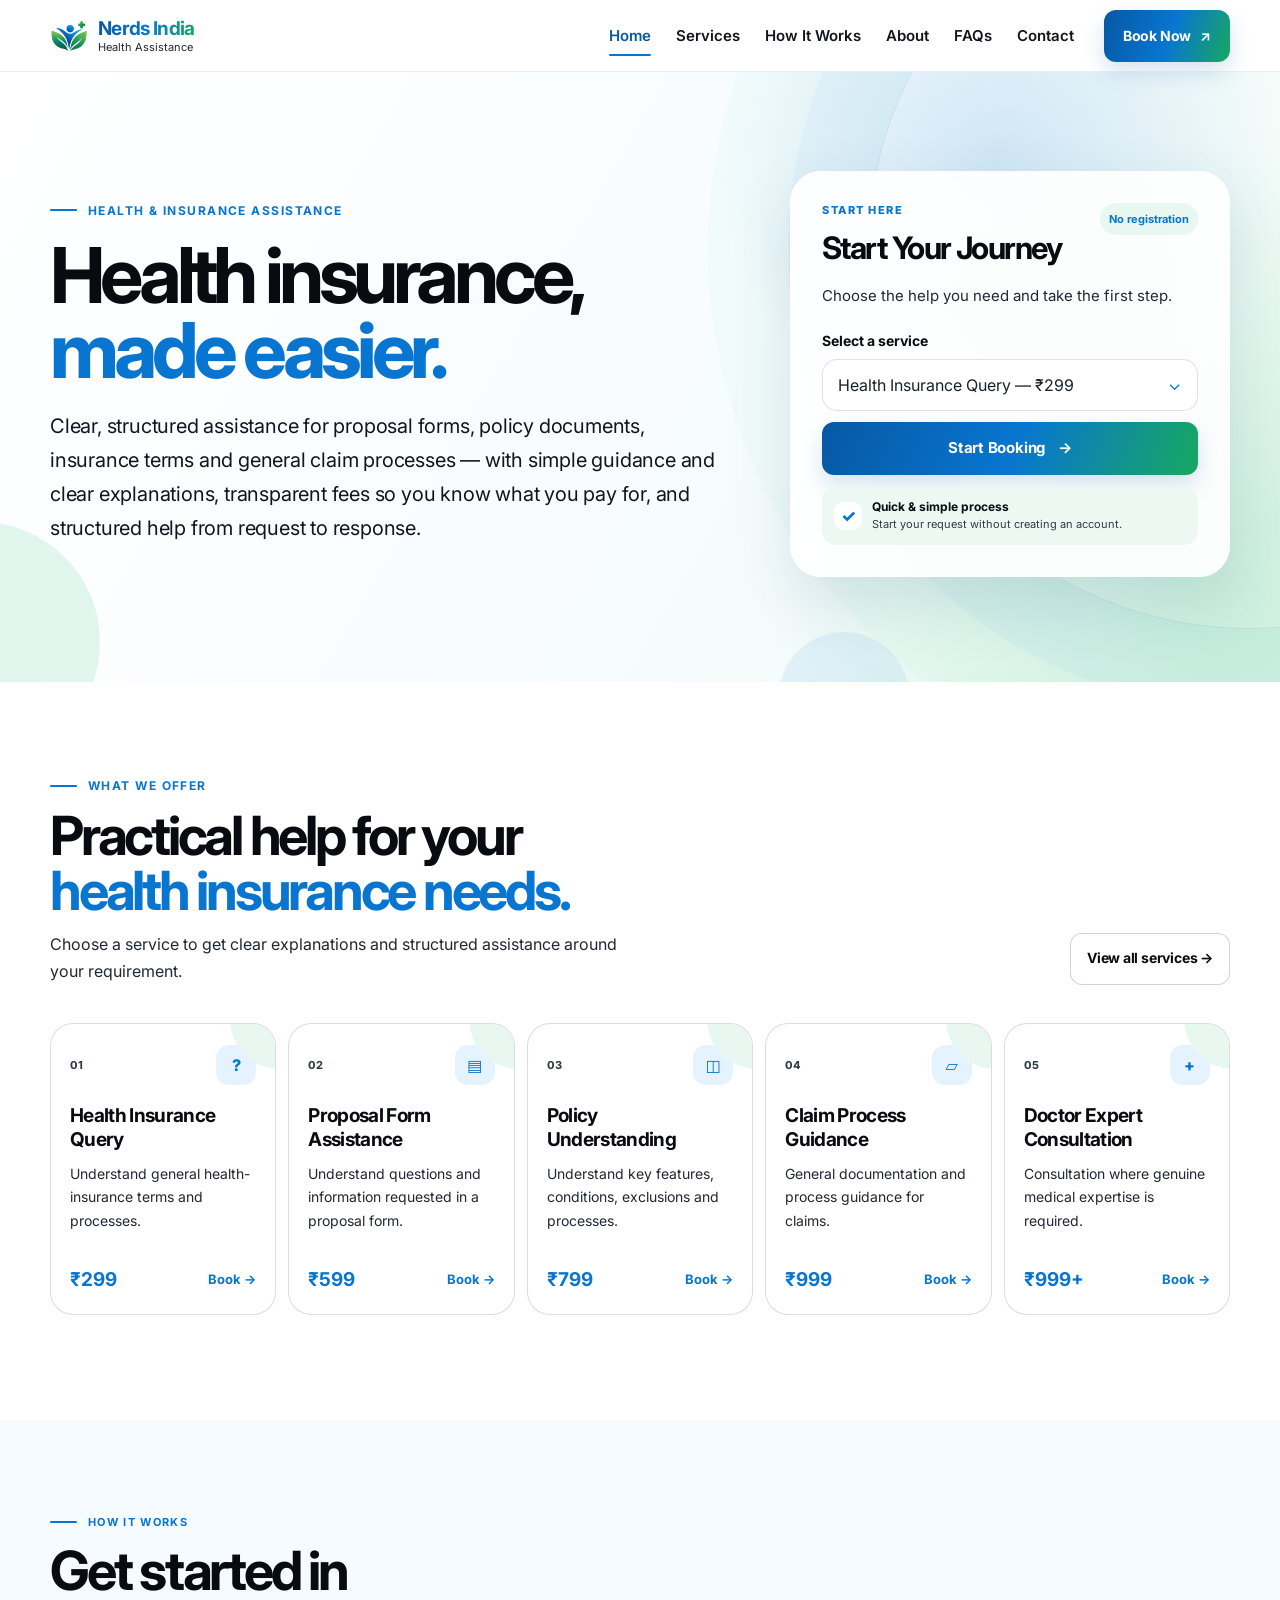
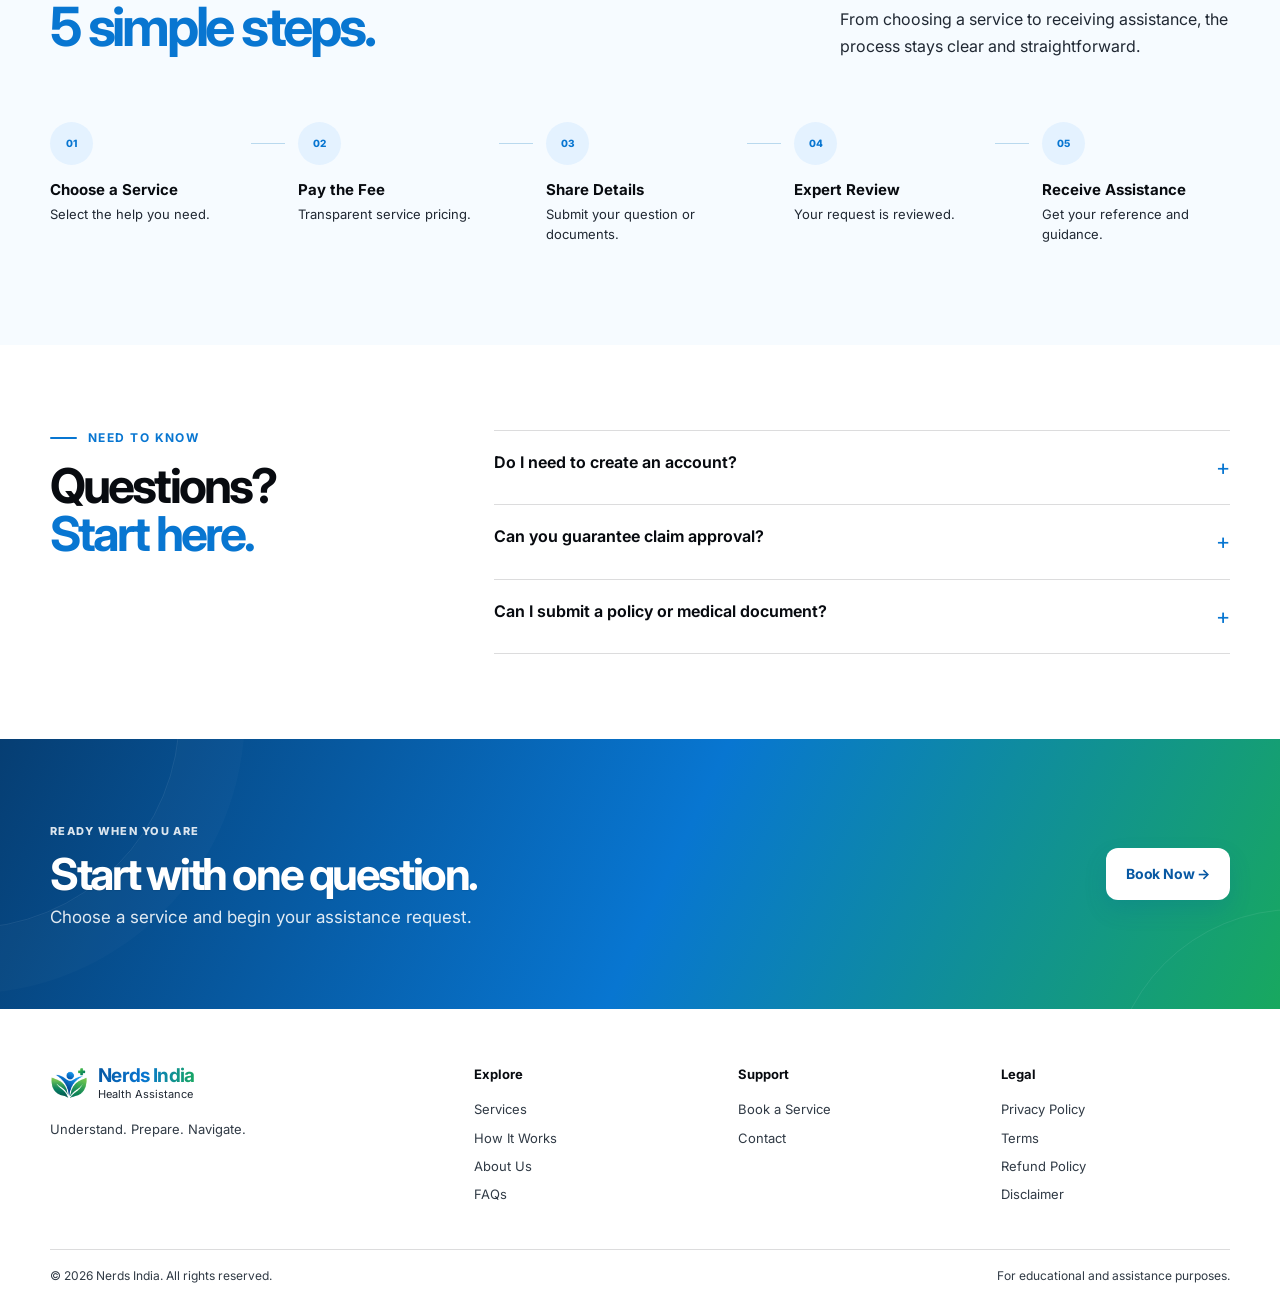
<file: index.html>
<!DOCTYPE html>
<html lang="en">
<head>
<meta charset="UTF-8">
<meta name="viewport" content="width=device-width, initial-scale=1.0">
<title>Nerds India | Health & Insurance Assistance</title>
<meta name="description" content="Simple, structured assistance for understanding health insurance, proposal forms, policy documents and general claim processes.">
<meta name="robots" content="index, follow">
<link rel="canonical" href="https://nerdsindia.com/">
<meta property="og:title" content="Nerds India | Health & Insurance Assistance">
<meta property="og:description" content="Clear, structured assistance for health insurance, policy documents, proposal forms and claim processes.">
<meta property="og:type" content="website">
<meta property="og:url" content="https://nerdsindia.com/">
<link rel="icon" type="image/png" sizes="512x512" href="favicon.png">
<link rel="apple-touch-icon" href="favicon.png">
<link rel="stylesheet" href="style.css">
</head>
<body>

<header class="header">
  <div class="container nav">
    <a class="brand" href="#top" aria-label="Nerds India home">
      <img class="brand-logo" src="logo-mark.png" alt="Nerds India logo">
      <span><b>Nerds India</b><em>Health Assistance</em></span>
    </a>

    <nav class="main-nav" aria-label="Main navigation">
      <a class="active" href="#top">Home</a>
      <a href="#services">Services</a>
      <a href="#process">How It Works</a>
      <a href="about.html">About</a>
      <a href="#faq">FAQs</a>
      <a href="contact.html">Contact</a>
    </nav>

    <a class="top-book" href="book.html">Book Now <span>↗</span></a>
    <button class="menu" aria-label="Menu"><span></span><span></span></button>
  </div>
</header>

<main id="top">

<section class="hero">
  <div class="hero-orb orb-a"></div>
  <div class="hero-orb orb-b"></div>
  <div class="hero-ring"></div>

  <div class="container hero-grid">

    <div class="hero-copy">
      <div class="eyebrow"><span></span> HEALTH & INSURANCE ASSISTANCE</div>

      <h1>Health insurance,<br><strong>made easier.</strong></h1>

      <p>
        Clear, structured assistance for proposal forms, policy documents, insurance terms and general claim processes — with simple guidance and clear explanations, transparent fees so you know what you pay for, and structured help from request to response.
      </p>
    </div>

    <div class="booking-area" id="book">
      <div class="booking-card">

        <div class="booking-heading">
          <div>
            <small>START HERE</small>
            <h2>Start Your Journey</h2>
          </div>
          <span>No registration</span>
        </div>

        <p>Choose the help you need and take the first step.</p>

        <label for="service">Select a service</label>

        <div class="select-box">
          <select id="service">
            <option value="Health Insurance Query — ₹299">Health Insurance Query — ₹299</option>
            <option value="Proposal Form Assistance — ₹599">Proposal Form Assistance — ₹599</option>
            <option value="Policy Understanding — ₹799">Policy Understanding — ₹799</option>
            <option value="Claim Process Guidance — ₹999">Claim Process Guidance — ₹999</option>
            <option value="Doctor Expert Consultation — ₹999+">Doctor Expert Consultation — ₹999+</option>
          </select>
        </div>

        <button class="book-btn" id="startBooking">
          Start Booking <span>→</span>
        </button>

        <div class="booking-note">
          <i>✓</i>
          <span><b>Quick & simple process</b><small>Start your request without creating an account.</small></span>
        </div>
      </div>
    </div>

  </div>
</section>


<section class="services" id="services">
  <div class="container">

    <div class="section-top">
      <div>
        <div class="eyebrow"><span></span> WHAT WE OFFER</div>
        <h2>Practical help for your<br><strong>health insurance needs.</strong></h2>
        <p>Choose a service to get clear explanations and structured assistance around your requirement.</p>
      </div>
      <a class="outline" href="services.html">View all services <span>→</span></a>
    </div>

    <div class="service-grid">

      <article class="service-card">
        <div class="service-head"><small>01</small><i>?</i></div>
        <h3>Health Insurance<br>Query</h3>
        <p>Understand general health-insurance terms and processes.</p>
        <div class="service-foot"><b>₹299</b><a href="book.html?service=Health%20Insurance%20Query%20%E2%80%94%20%E2%82%B9299" data-service="Health Insurance Query — ₹299">Book →</a></div>
      </article>

      <article class="service-card">
        <div class="service-head"><small>02</small><i>▤</i></div>
        <h3>Proposal Form<br>Assistance</h3>
        <p>Understand questions and information requested in a proposal form.</p>
        <div class="service-foot"><b>₹599</b><a href="book.html?service=Proposal%20Form%20Assistance%20%E2%80%94%20%E2%82%B9599" data-service="Proposal Form Assistance — ₹599">Book →</a></div>
      </article>

      <article class="service-card">
        <div class="service-head"><small>03</small><i>◫</i></div>
        <h3>Policy<br>Understanding</h3>
        <p>Understand key features, conditions, exclusions and processes.</p>
        <div class="service-foot"><b>₹799</b><a href="book.html?service=Policy%20Understanding%20%E2%80%94%20%E2%82%B9799" data-service="Policy Understanding — ₹799">Book →</a></div>
      </article>

      <article class="service-card">
        <div class="service-head"><small>04</small><i>▱</i></div>
        <h3>Claim Process<br>Guidance</h3>
        <p>General documentation and process guidance for claims.</p>
        <div class="service-foot"><b>₹999</b><a href="book.html?service=Claim%20Process%20Guidance%20%E2%80%94%20%E2%82%B9999" data-service="Claim Process Guidance — ₹999">Book →</a></div>
      </article>

      <article class="service-card">
        <div class="service-head"><small>05</small><i>+</i></div>
        <h3>Doctor Expert<br>Consultation</h3>
        <p>Consultation where genuine medical expertise is required.</p>
        <div class="service-foot"><b>₹999+</b><a href="book.html?service=Doctor%20Expert%20Consultation%20%E2%80%94%20%E2%82%B9999%2B" data-service="Doctor Expert Consultation — ₹999+">Book →</a></div>
      </article>

    </div>
  </div>
</section>


<section class="process" id="process">
  <div class="container">

    <div class="section-top process-top">
      <div>
        <div class="eyebrow"><span></span> HOW IT WORKS</div>
        <h2>Get started in<br><strong>5 simple steps.</strong></h2>
      </div>
      <p>From choosing a service to receiving assistance, the process stays clear and straightforward.</p>
    </div>

    <div class="steps">
      <div class="step"><i>01</i><b>Choose a Service</b><span>Select the help you need.</span></div>
      <div class="step-line"></div>
      <div class="step"><i>02</i><b>Pay the Fee</b><span>Transparent service pricing.</span></div>
      <div class="step-line"></div>
      <div class="step"><i>03</i><b>Share Details</b><span>Submit your question or documents.</span></div>
      <div class="step-line"></div>
      <div class="step"><i>04</i><b>Expert Review</b><span>Your request is reviewed.</span></div>
      <div class="step-line"></div>
      <div class="step"><i>05</i><b>Receive Assistance</b><span>Get your reference and guidance.</span></div>
    </div>
  </div>
</section>


<section class="faq-preview" id="faq">
  <div class="container faq-inner">
    <div>
      <div class="eyebrow"><span></span> NEED TO KNOW</div>
      <h2>Questions?<br><strong>Start here.</strong></h2>
    </div>
    <div class="faq-list">
      <details><summary>Do I need to create an account? <b>+</b></summary><p>No account is required for the initial booking flow.</p></details>
      <details><summary>Can you guarantee claim approval? <b>+</b></summary><p>No. Assistance does not guarantee claim approval or reimbursement.</p></details>
      <details><summary>Can I submit a policy or medical document? <b>+</b></summary><p>Only where necessary for the selected service and after the appropriate consent process.</p></details>
    </div>
  </div>
</section>


<section class="final-cta">
  <div class="cta-circle one"></div>
  <div class="cta-circle two"></div>
  <div class="container final-inner">
    <div>
      <small>READY WHEN YOU ARE</small>
      <h2>Start with one question.</h2>
      <p>Choose a service and begin your assistance request.</p>
    </div>
    <a href="book.html">Book Now <span>→</span></a>
  </div>
</section>

</main>


<footer>
  <div class="container footer-grid">
    <div class="footer-brand">
      <a class="brand" href="#top">
        <img class="brand-logo" src="logo-mark.png" alt="Nerds India logo">
        <span><b>Nerds India</b><em>Health Assistance</em></span>
      </a>
      <p>Understand. Prepare. Navigate.</p>
    </div>

    <div><h4>Explore</h4><a href="#services">Services</a><a href="#process">How It Works</a><a href="about.html">About Us</a><a href="#faq">FAQs</a></div>
    <div><h4>Support</h4><a href="book.html">Book a Service</a><a href="contact.html">Contact</a></div>
    <div><h4>Legal</h4><a href="privacy.html">Privacy Policy</a><a href="terms.html">Terms</a><a href="refund.html">Refund Policy</a><a href="disclaimer.html">Disclaimer</a></div>
  </div>

  <div class="container footer-bottom">
    <span>© 2026 Nerds India. All rights reserved.</span>
    <span>For educational and assistance purposes.</span>
  </div>
</footer>

<script src="script.js"></script>
</body>
</html>
</file>
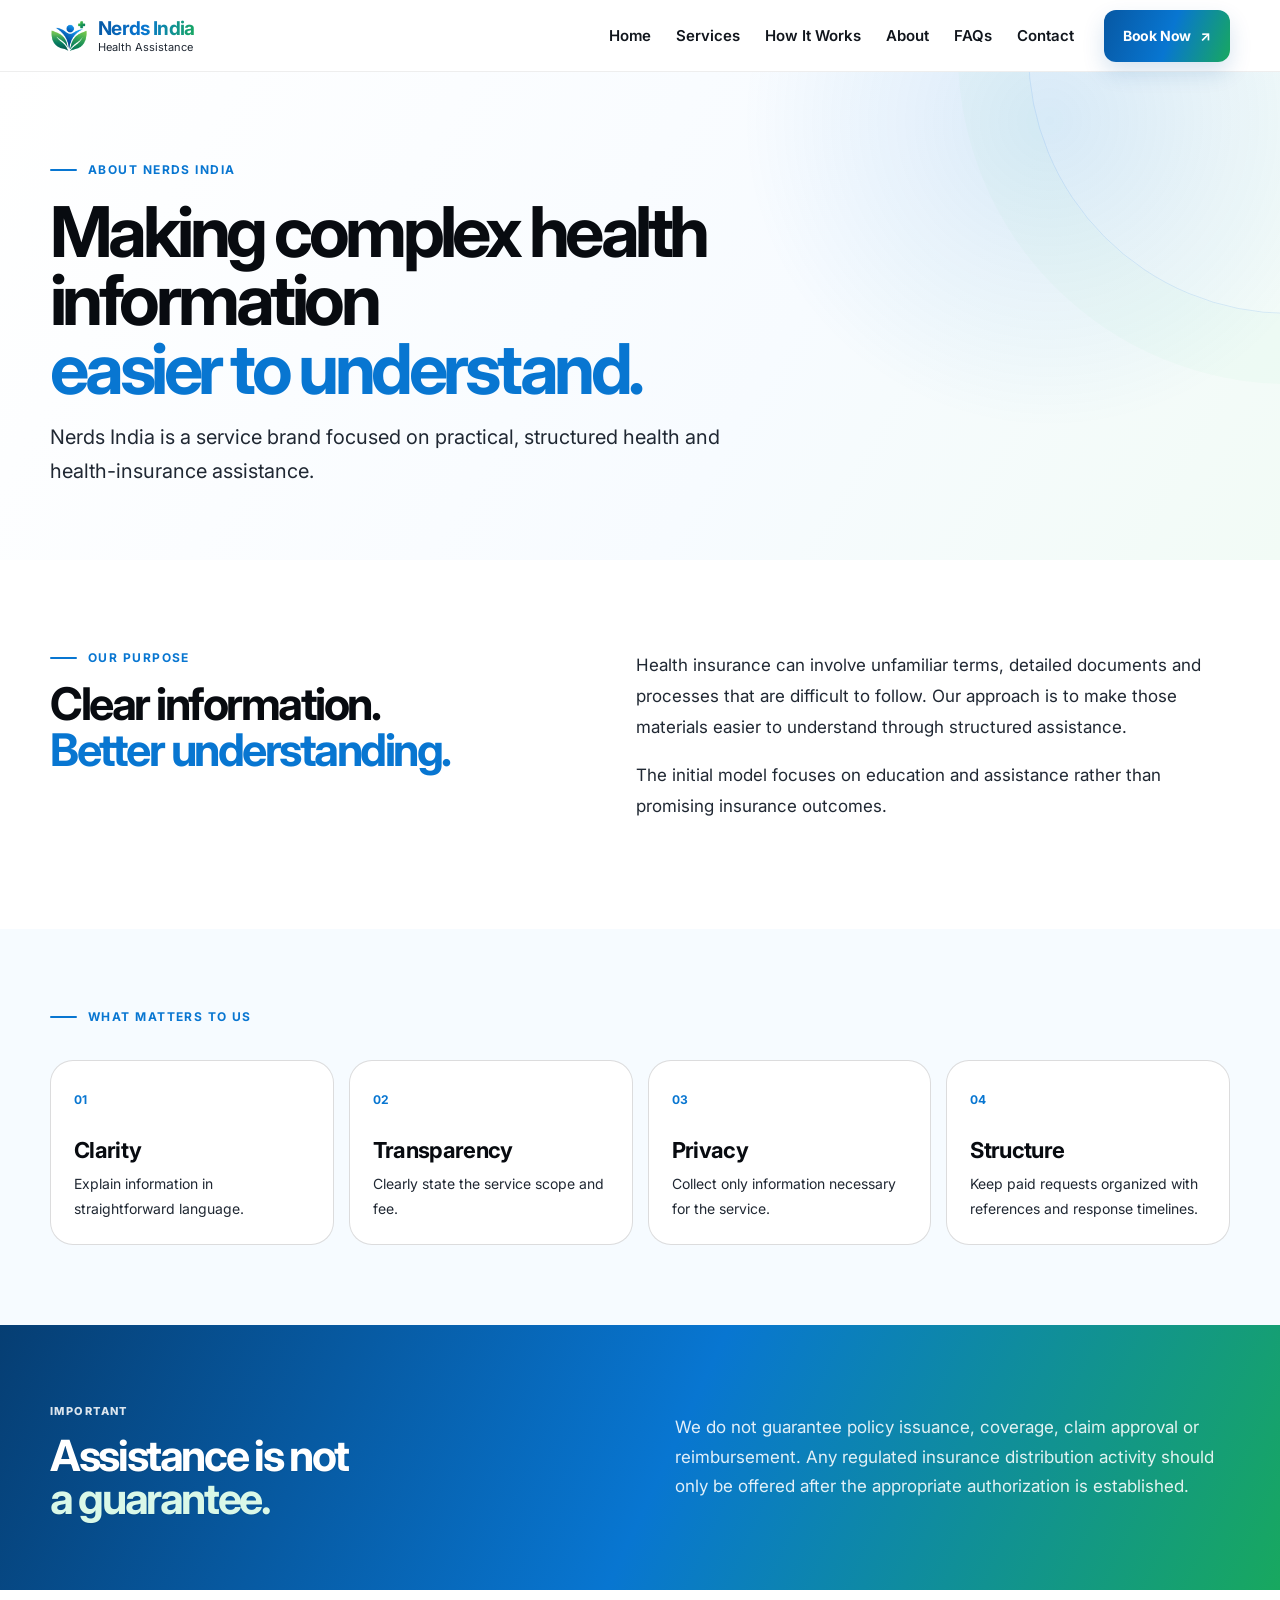
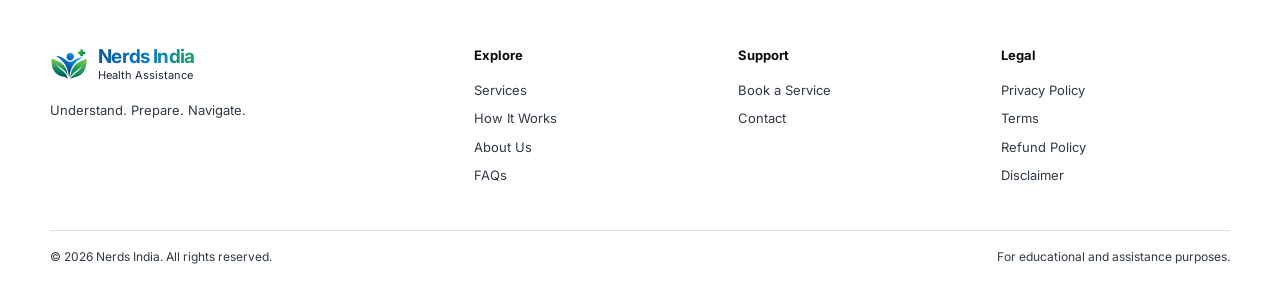
<file: about.html>
<!DOCTYPE html>
<html lang="en">
<head>
<meta charset="UTF-8">
<meta name="viewport" content="width=device-width, initial-scale=1.0">
<title>About Us | Nerds India</title>
<meta name="description" content="Learn about Nerds India and its approach to clear, structured health and health-insurance assistance.">
<meta name="robots" content="index, follow">
<link rel="canonical" href="https://nerdsindia.com/about.html">
<link rel="icon" type="image/png" sizes="512x512" href="favicon.png">
<link rel="apple-touch-icon" href="favicon.png">
<link rel="stylesheet" href="style.css">
</head>
<body>

<header class="header">
  <div class="container nav">
    <a class="brand" href="index.html" aria-label="Nerds India home">
      <img class="brand-logo" src="logo-mark.png" alt="Nerds India logo">
      <span><b>Nerds India</b><em>Health Assistance</em></span>
    </a>

    <nav class="main-nav" aria-label="Main navigation">
      <a href="index.html">Home</a>
      <a href="services.html">Services</a>
      <a href="how-it-works.html">How It Works</a>
      <a href="about.html">About</a>
      <a href="faq.html">FAQs</a>
      <a href="contact.html">Contact</a>
    </nav>

    <a class="top-book" href="index.html#book">Book Now <span>↗</span></a>
    <button class="menu" aria-label="Open navigation menu" aria-expanded="false">
      <span></span><span></span>
    </button>
  </div>
</header>

<main>

<section class="page-hero">
  <div class="container">
    <div class="eyebrow"><span></span> ABOUT NERDS INDIA</div>
    <h1>Making complex health information<br><strong>easier to understand.</strong></h1>
    <p class="page-lead">Nerds India is a service brand focused on practical, structured health and health-insurance assistance.</p>
  </div>
</section>

<section class="inner-section">
  <div class="container about-grid">
    <div>
      <div class="eyebrow"><span></span> OUR PURPOSE</div>
      <h2>Clear information.<br><strong>Better understanding.</strong></h2>
    </div>

    <div class="about-copy">
      <p>Health insurance can involve unfamiliar terms, detailed documents and processes that are difficult to follow. Our approach is to make those materials easier to understand through structured assistance.</p>
      <p>The initial model focuses on education and assistance rather than promising insurance outcomes.</p>
    </div>
  </div>
</section>

<section class="values-section">
  <div class="container">
    <div class="eyebrow"><span></span> WHAT MATTERS TO US</div>
    <div class="values-grid">
      <div><b>01</b><h3>Clarity</h3><p>Explain information in straightforward language.</p></div>
      <div><b>02</b><h3>Transparency</h3><p>Clearly state the service scope and fee.</p></div>
      <div><b>03</b><h3>Privacy</h3><p>Collect only information necessary for the service.</p></div>
      <div><b>04</b><h3>Structure</h3><p>Keep paid requests organized with references and response timelines.</p></div>
    </div>
  </div>
</section>

<section class="info-band">
  <div class="container info-band-inner">
    <div><small>IMPORTANT</small><h2>Assistance is not<br><strong>a guarantee.</strong></h2></div>
    <p>We do not guarantee policy issuance, coverage, claim approval or reimbursement. Any regulated insurance distribution activity should only be offered after the appropriate authorization is established.</p>
  </div>
</section>

</main>

<footer>
  <div class="container footer-grid">
    <div class="footer-brand">
      <a class="brand" href="index.html">
        <img class="brand-logo" src="logo-mark.png" alt="Nerds India logo">
        <span><b>Nerds India</b><em>Health Assistance</em></span>
      </a>
      <p>Understand. Prepare. Navigate.</p>
    </div>

    <div>
      <h4>Explore</h4>
      <a href="services.html">Services</a>
      <a href="how-it-works.html">How It Works</a>
      <a href="about.html">About Us</a>
      <a href="faq.html">FAQs</a>
    </div>

    <div>
      <h4>Support</h4>
      <a href="index.html#book">Book a Service</a>
      <a href="contact.html">Contact</a>
    </div>

    <div>
      <h4>Legal</h4>
      <a href="privacy.html">Privacy Policy</a>
      <a href="terms.html">Terms</a>
      <a href="refund.html">Refund Policy</a>
      <a href="disclaimer.html">Disclaimer</a>
    </div>
  </div>

  <div class="container footer-bottom">
    <span>© 2026 Nerds India. All rights reserved.</span>
    <span>For educational and assistance purposes.</span>
  </div>
</footer>

<script src="script.js"></script>
</body>
</html>
</file>
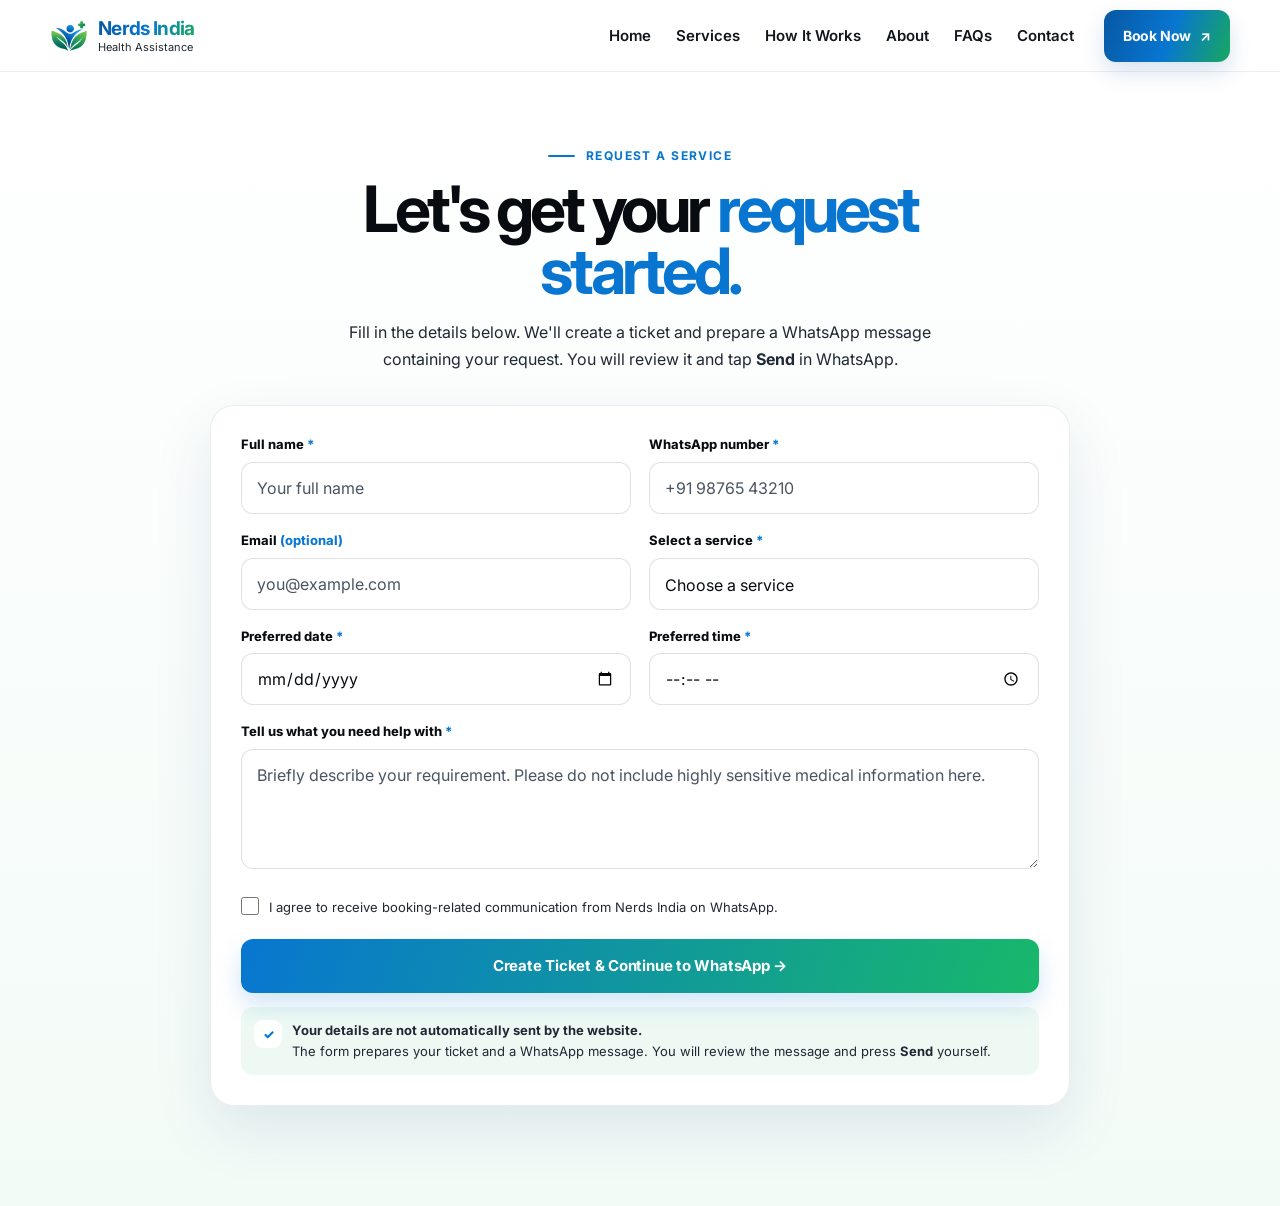
<file: book.html>
<!DOCTYPE html>
<html lang="en">
<head>
<meta charset="UTF-8">
<meta name="viewport" content="width=device-width, initial-scale=1.0">
<title>Book a Service | Nerds India</title>
<meta name="description" content="Submit your Nerds India service request and continue to WhatsApp with your ticket and booking details pre-filled.">
<meta name="robots" content="index, follow">
<link rel="canonical" href="https://nerdsindia.com/book.html">
<link rel="icon" type="image/png" sizes="512x512" href="favicon.png">
<link rel="apple-touch-icon" href="favicon.png">
<link rel="stylesheet" href="style.css">
<style>
.book-page{padding:76px 0 100px;background:linear-gradient(180deg,#fff 0%,#f2fbf6 100%)}
.book-shell{max-width:860px;margin:0 auto}
.book-intro{text-align:center;max-width:650px;margin:0 auto 32px}
.book-intro .eyebrow{justify-content:center}
.book-intro h1{font-size:clamp(42px,6vw,64px);line-height:.98;letter-spacing:-.065em;margin:14px 0 16px}
.book-intro h1 strong{color:var(--red)}
.book-intro p{color:#202833;line-height:1.7;font-size:16px;margin:0 auto}
.form-card{background:rgba(255,255,255,.94);border:1px solid rgba(20,20,25,.08);border-radius:24px;padding:30px;box-shadow:0 24px 60px rgba(82,14,34,.10)}
.form-grid{display:grid;grid-template-columns:1fr 1fr;gap:18px}
.form-field.full{grid-column:1/-1}
.form-field label{display:block;font-size:12px;font-weight:750;margin:0 0 8px}
.form-field label span{color:var(--red)}
.form-field input,.form-field select,.form-field textarea{width:100%;border:1px solid rgba(20,20,25,.13);background:#fff;border-radius:12px;padding:13px 15px;color:#292930;outline:0;font:inherit;font-size:14px;box-sizing:border-box}
.form-field input,.form-field select{height:52px}
.form-field textarea{min-height:120px;resize:vertical;line-height:1.5}
.form-field input:focus,.form-field select:focus,.form-field textarea:focus{border-color:rgba(8,118,209,.45);box-shadow:0 0 0 4px rgba(8,118,209,.06)}
.consent{display:flex;align-items:flex-start;gap:10px;margin:20px 0 0;font-size:13px;color:#202833;line-height:1.6}
.consent input{width:18px;height:18px;flex:0 0 18px;accent-color:var(--red);margin:0}
.form-actions{margin-top:22px;display:flex;justify-content:flex-end}
.form-actions button{width:100%;border:0;min-height:54px;border-radius:12px;background:linear-gradient(110deg,var(--red),#18b86a);color:#fff;font:inherit;font-size:14px;font-weight:750;cursor:pointer;box-shadow:0 12px 24px rgba(8,118,209,.18)}
.form-actions button:hover{transform:translateY(-1px)}
.form-note{display:flex;gap:10px;align-items:flex-start;background:#eef9f4;border-radius:12px;padding:13px;margin-top:14px;color:#202833;font-size:13px;line-height:1.6}
.form-note i{width:28px;height:28px;flex:0 0 28px;background:#fff;border-radius:9px;display:grid;place-items:center;color:var(--red);font-style:normal;font-weight:800}
.error-box{display:none;background:#fff5f5;border:1px solid #f0c8c8;color:#7f2138;border-radius:13px;padding:12px 14px;margin-top:15px;font-size:12px;line-height:1.5}
.result-card{display:none;background:#fff;border:1px solid rgba(20,20,25,.08);border-radius:24px;padding:30px;box-shadow:0 24px 60px rgba(82,14,34,.10);text-align:center}
.result-card.show{display:block}
.ticket-badge{display:inline-block;background:#e8f5ff;color:var(--red);border-radius:12px;padding:9px 12px;font-size:11px;font-weight:800;letter-spacing:.08em}
.result-card h2{font-size:32px;letter-spacing:-.05em;margin:17px 0 10px}
.result-card p{color:#202833;font-size:15px;line-height:1.7;max-width:600px;margin:0 auto}
.ticket-summary{max-width:600px;margin:24px auto;text-align:left;background:#faf8f9;border:1px solid rgba(20,20,25,.06);border-radius:18px;padding:17px}
.ticket-summary div{display:grid;grid-template-columns:130px 1fr;gap:12px;padding:8px 0;border-bottom:1px solid rgba(20,20,25,.06);font-size:12px}
.ticket-summary div:last-child{border-bottom:0}.ticket-summary span{color:#303a45}.ticket-summary b{font-weight:700;overflow-wrap:anywhere}
.result-actions{display:flex;gap:10px;justify-content:center;flex-wrap:wrap;margin-top:20px}
.result-actions a,.result-actions button{min-height:52px;padding:13px 18px;border-radius:12px;font:inherit;font-size:13px;font-weight:750;text-decoration:none;cursor:pointer}
.result-actions a{background:linear-gradient(110deg,var(--red),#18b86a);color:#fff;display:inline-flex;align-items:center;justify-content:center}
.result-actions button{background:#fff;border:1px solid rgba(20,20,25,.13);color:#292930}
.result-foot{font-size:10px;color:#303a45;margin-top:17px}
@media(max-width:650px){.book-page{padding:55px 0 75px}.form-card,.result-card{padding:21px;border-radius:20px}.form-grid{grid-template-columns:1fr;gap:15px}.form-field.full{grid-column:auto}.book-intro h1{font-size:45px}.ticket-summary div{grid-template-columns:105px 1fr}}

/* Nerds India V8 brand palette */
:root{--red:#0876d1;--red-dark:#0758a3;--red-deep:#063e73;--rose:#e8f5ff;--rose-2:#f2fbf6}
.book-page{background:linear-gradient(180deg,#fff 0%,#f3fbf7 100%)}
.form-card,.result-card{box-shadow:0 24px 60px rgba(7,63,115,.10)}
.form-field input:focus,.form-field select:focus,.form-field textarea:focus{border-color:rgba(8,118,209,.45);box-shadow:0 0 0 4px rgba(8,118,209,.06)}

/* V8.2 typography alignment */
.book-intro p{font-size:16px;line-height:1.7}
.form-field label{font-size:13px;line-height:1.35}
.form-field input,.form-field select,.form-field textarea{font-size:16px}
.consent{font-size:13px;line-height:1.6}
.form-actions button{font-size:15px}
.form-note{font-size:13px;line-height:1.6}
.form-note i{color:var(--red)}
.error-box{font-size:13px;line-height:1.6}
.ticket-badge{font-size:12px}
.result-card h2{font-size:34px;line-height:1.15}
.result-card p{font-size:15px;line-height:1.7}
.ticket-summary div{font-size:13px;line-height:1.5}
.result-actions a,.result-actions button{font-size:14px}
.result-foot{font-size:11px;line-height:1.5}
@media(max-width:650px){
  .book-intro h1{font-size:43px;line-height:1.03}
  .book-intro p{font-size:16px;line-height:1.7}
  .form-field label{font-size:13px}
  .form-field input,.form-field select,.form-field textarea{font-size:16px}
  .consent{font-size:13px}
  .form-note{font-size:13px}
  .result-card h2{font-size:31px}
  .result-card p{font-size:15px}
  .ticket-summary div{font-size:13px}
}

/* Final V8.4 inline overrides: Inter + high contrast + boxy controls */
.book-page,.book-page button,.book-page input,.book-page select,.book-page textarea{
  font-family:'Inter',system-ui,-apple-system,BlinkMacSystemFont,'Segoe UI',sans-serif;
}
.book-page{color:#080b10;}
.book-intro p,.consent,.form-note,.result-card p,.ticket-summary span,.result-foot{color:#202833;}
.form-field input,.form-field select,.form-field textarea{color:#080b10;border-radius:12px;}
.form-actions button,.result-actions a,.result-actions button{border-radius:12px;min-height:54px;font-weight:700;}

</style>
</head>
<body>
<header class="header">
  <div class="container nav">
    <a class="brand" href="index.html" aria-label="Nerds India home"><img class="brand-logo" src="logo-mark.png" alt="Nerds India logo"><span><b>Nerds India</b><em>Health Assistance</em></span></a>
    <nav class="main-nav" aria-label="Main navigation">
      <a href="index.html">Home</a><a href="services.html">Services</a><a href="how-it-works.html">How It Works</a><a href="about.html">About</a><a href="faq.html">FAQs</a><a href="contact.html">Contact</a>
    </nav>
    <a class="top-book" href="book.html">Book Now <span>↗</span></a>
    <button class="menu" aria-label="Menu" aria-expanded="false"><span></span><span></span></button>
  </div>
</header>

<main>
<section class="book-page">
  <div class="container book-shell">
    <div class="book-intro">
      <div class="eyebrow"><span></span> REQUEST A SERVICE</div>
      <h1>Let's get your <strong>request started.</strong></h1>
      <p>Fill in the details below. We'll create a ticket and prepare a WhatsApp message containing your request. You will review it and tap <b>Send</b> in WhatsApp.</p>
    </div>

    <form class="form-card" id="bookingForm" novalidate>
      <div class="form-grid">
        <div class="form-field">
          <label for="fullName">Full name <span>*</span></label>
          <input id="fullName" name="fullName" type="text" autocomplete="name" required maxlength="80" placeholder="Your full name">
        </div>
        <div class="form-field">
          <label for="whatsapp">WhatsApp number <span>*</span></label>
          <input id="whatsapp" name="whatsapp" type="tel" inputmode="tel" autocomplete="tel" required maxlength="20" placeholder="+91 98765 43210">
        </div>
        <div class="form-field">
          <label for="email">Email <span class="optional">(optional)</span></label>
          <input id="email" name="email" type="email" autocomplete="email" maxlength="120" placeholder="you@example.com">
        </div>
        <div class="form-field">
          <label for="service">Select a service <span>*</span></label>
          <select id="service" name="service" required>
            <option value="">Choose a service</option>
            <option value="Health Insurance Query — ₹299">Health Insurance Query — ₹299</option>
            <option value="Proposal Form Assistance — ₹599">Proposal Form Assistance — ₹599</option>
            <option value="Policy Understanding — ₹799">Policy Understanding — ₹799</option>
            <option value="Claim Process Guidance — ₹999">Claim Process Guidance — ₹999</option>
            <option value="Doctor Expert Consultation — ₹999+">Doctor Expert Consultation — ₹999+</option>
          </select>
        </div>
        <div class="form-field">
          <label for="date">Preferred date <span>*</span></label>
          <input id="date" name="date" type="date" required>
        </div>
        <div class="form-field">
          <label for="time">Preferred time <span>*</span></label>
          <input id="time" name="time" type="time" required>
        </div>
        <div class="form-field full">
          <label for="requirement">Tell us what you need help with <span>*</span></label>
          <textarea id="requirement" name="requirement" required maxlength="1000" placeholder="Briefly describe your requirement. Please do not include highly sensitive medical information here."></textarea>
        </div>
      </div>

      <label class="consent" for="consent"><input id="consent" type="checkbox" required><span>I agree to receive booking-related communication from Nerds India on WhatsApp.</span></label>
      <div class="error-box" id="formError" role="alert"></div>
      <div class="form-actions"><button type="submit">Create Ticket &amp; Continue to WhatsApp <span>→</span></button></div>
      <div class="form-note"><i>✓</i><span><b>Your details are not automatically sent by the website.</b><br>The form prepares your ticket and a WhatsApp message. You will review the message and press <b>Send</b> yourself.</span></div>
    </form>

    <section class="result-card" id="resultCard" aria-live="polite">
      <span class="ticket-badge" id="ticketBadge">TICKET</span>
      <h2>Your request is ready.</h2>
      <p>Your ticket has been created on this device. WhatsApp will open with your booking details already prepared. Please check them and tap <b>Send</b>.</p>
      <div class="ticket-summary" id="ticketSummary"></div>
      <div class="result-actions">
        <a id="whatsappLink" href="#" rel="noopener">Continue to WhatsApp <span>→</span></a>
        <button type="button" id="editBooking">Edit details</button>
      </div>
      <div class="result-foot">Ticket status: Awaiting WhatsApp submission · Your booking is not confirmed until Nerds India receives your WhatsApp message.</div>
    </section>
  </div>
</section>
</main>

<script>
(function(){
  const form=document.getElementById('bookingForm');
  const result=document.getElementById('resultCard');
  const error=document.getElementById('formError');
  const wa=document.getElementById('whatsappLink');
  const summary=document.getElementById('ticketSummary');
  const edit=document.getElementById('editBooking');
  const service=document.getElementById('service');
  const params=new URLSearchParams(window.location.search);
  const preset=params.get('service');
  if(preset){
    const option=[...service.options].find(o=>o.value===preset);
    if(option) service.value=preset;
  }

  const pad=n=>String(n).padStart(2,'0');
  const createTicket=()=>{
    const d=new Date();
    const stamp=String(d.getFullYear()).slice(-2)+pad(d.getMonth()+1)+pad(d.getDate());
    const time=pad(d.getHours())+pad(d.getMinutes());
    const rand=Math.floor(10+Math.random()*90);
    return `NI-${stamp}-${time}-${rand}`;
  };
  const clean=v=>v.trim().replace(/\s+/g,' ');
  const escapeHtml=v=>v.replace(/[&<>'"]/g,c=>({'&':'&amp;','<':'&lt;','>':'&gt;',"'":'&#39;','"':'&quot;'}[c]));
  const formatDate=v=>{if(!v)return '';const [y,m,d]=v.split('-');return `${d}/${m}/${y}`};

  form.addEventListener('submit',function(e){
    e.preventDefault();
    error.style.display='none'; error.textContent='';
    const name=clean(document.getElementById('fullName').value);
    const phone=clean(document.getElementById('whatsapp').value);
    const email=clean(document.getElementById('email').value);
    const svc=service.value;
    const date=document.getElementById('date').value;
    const time=document.getElementById('time').value;
    const requirement=clean(document.getElementById('requirement').value);
    const consent=document.getElementById('consent').checked;
    if(!name||!phone||!svc||!date||!time||!requirement||!consent){error.textContent='Please complete all required fields and accept the WhatsApp communication checkbox.';error.style.display='block';return;}
    if(!/^[+0-9()\s-]{8,20}$/.test(phone)){error.textContent='Please enter a valid WhatsApp phone number.';error.style.display='block';return;}
    if(email && !/^\S+@\S+\.\S+$/.test(email)){error.textContent='Please enter a valid email address or leave it blank.';error.style.display='block';return;}
    const ticket=createTicket();
    const msg=[
      'Hello Nerds India,',
      '',
      'I would like to book a service.',
      '',
      `Ticket ID: ${ticket}`,
      `Name: ${name}`,
      `WhatsApp: ${phone}`,
      `Email: ${email||'Not provided'}`,
      `Service: ${svc}`,
      `Preferred Date: ${formatDate(date)}`,
      `Preferred Time: ${time}`,
      '',
      'Requirement:',
      requirement,
      '',
      'I agree to receive booking-related communication from Nerds India on WhatsApp.'
    ].join('\n');
    wa.href='https://wa.me/917045155229?text='+encodeURIComponent(msg);
    document.getElementById('ticketBadge').textContent=ticket;
    summary.innerHTML=[
      ['Name',name],['Service',svc],['Date',formatDate(date)],['Time',time],['WhatsApp',phone]
    ].map(([k,v])=>`<div><span>${escapeHtml(k)}</span><b>${escapeHtml(v)}</b></div>`).join('');
    form.style.display='none'; result.classList.add('show'); result.scrollIntoView({behavior:'smooth',block:'start'});
  });
  edit.addEventListener('click',()=>{result.classList.remove('show');form.style.display='block';form.scrollIntoView({behavior:'smooth',block:'start'});});
})();
</script>
<script src="script.js"></script>
</body>
</html>
</file>
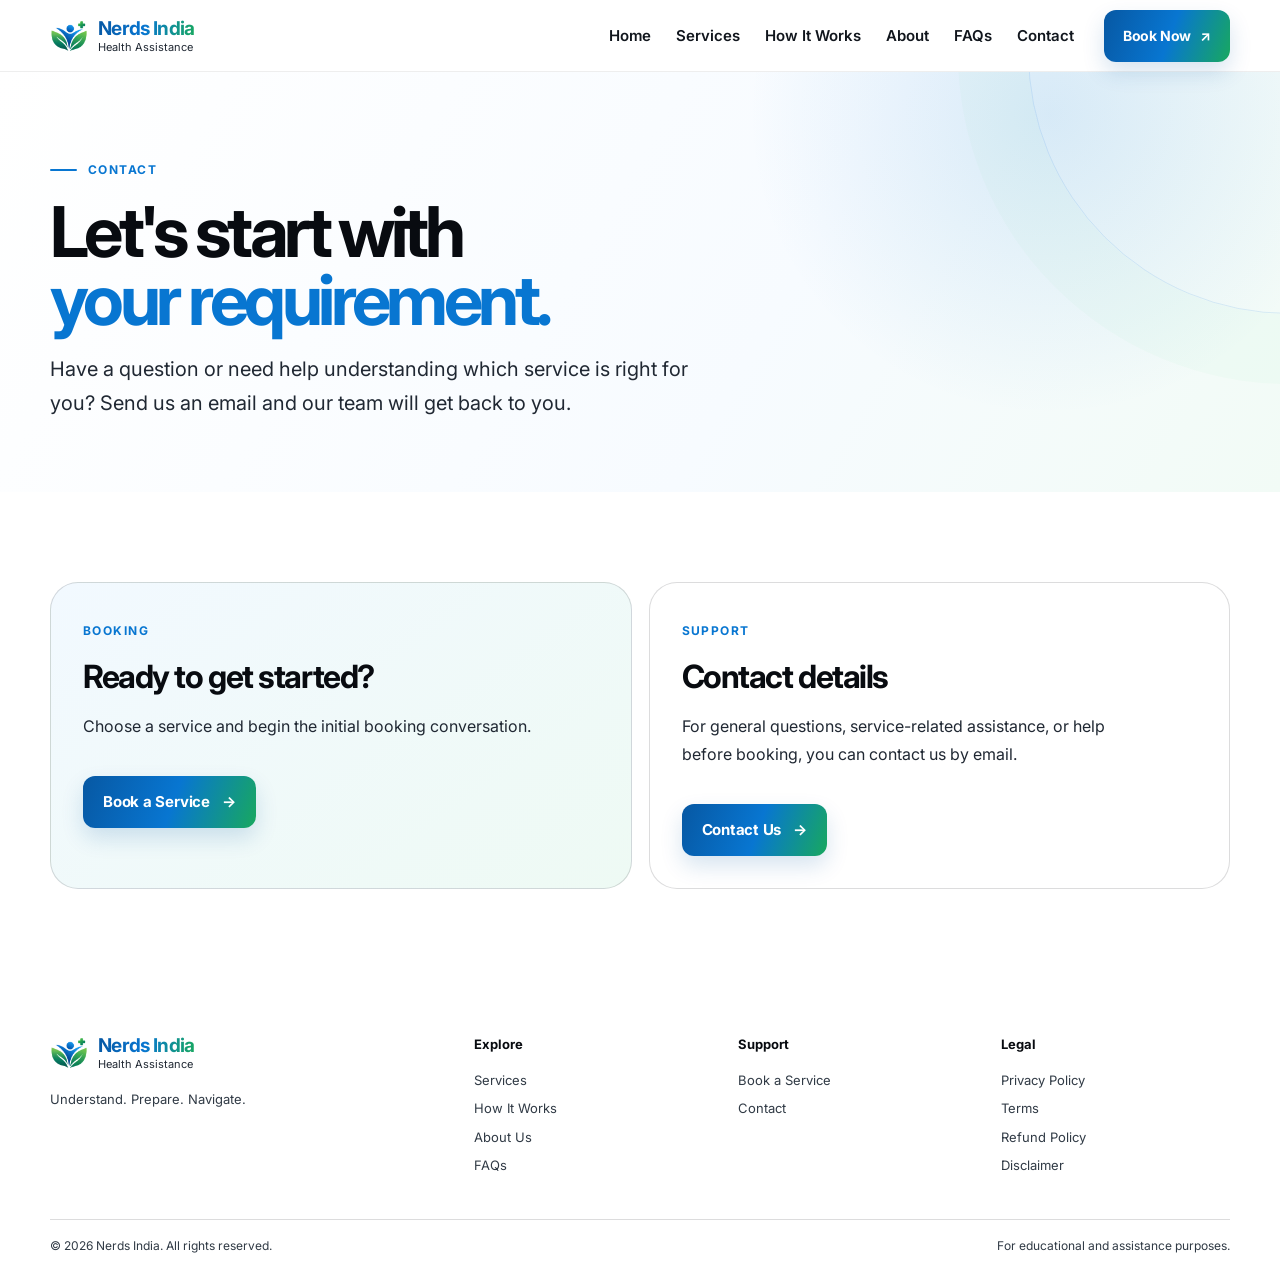
<file: contact.html>
<!DOCTYPE html>
<html lang="en">
<head>
<meta charset="UTF-8">
<meta name="viewport" content="width=device-width, initial-scale=1.0">
<title>Contact | Nerds India</title>
<meta name="description" content="Contact Nerds India about health and insurance assistance services.">
<meta name="robots" content="index, follow">
<link rel="canonical" href="https://nerdsindia.com/contact.html">
<link rel="icon" type="image/png" sizes="512x512" href="favicon.png">
<link rel="apple-touch-icon" href="favicon.png">
<link rel="stylesheet" href="style.css">
</head>
<body>

<header class="header">
  <div class="container nav">
    <a class="brand" href="index.html" aria-label="Nerds India home">
      <img class="brand-logo" src="logo-mark.png" alt="Nerds India logo">
      <span><b>Nerds India</b><em>Health Assistance</em></span>
    </a>

    <nav class="main-nav" aria-label="Main navigation">
      <a href="index.html">Home</a>
      <a href="services.html">Services</a>
      <a href="how-it-works.html">How It Works</a>
      <a href="about.html">About</a>
      <a href="faq.html">FAQs</a>
      <a href="contact.html">Contact</a>
    </nav>

    <a class="top-book" href="index.html#book">Book Now <span>↗</span></a>
    <button class="menu" aria-label="Open navigation menu" aria-expanded="false">
      <span></span><span></span>
    </button>
  </div>
</header>

<main>

<section class="page-hero">
  <div class="container">
    <div class="eyebrow"><span></span> CONTACT</div>
    <h1>Let's start with<br><strong>your requirement.</strong></h1>
    <p class="page-lead">Have a question or need help understanding which service is right for you? Send us an email and our team will get back to you.</p>
  </div>
</section>

<section class="inner-section">
  <div class="container contact-grid">
    <div class="contact-card primary-contact">
      <small>BOOKING</small>
      <h2>Ready to get started?</h2>
      <p>Choose a service and begin the initial booking conversation.</p>
      <a class="primary-btn" href="index.html#book">Book a Service <span>→</span></a>
    </div>

    <div class="contact-card">
      <small>SUPPORT</small>
      <h2>Contact details</h2>
      <p>For general questions, service-related assistance, or help before booking, you can contact us by email.</p>
      <a class="primary-btn contact-email-btn" href="mailto:nerdsindia@outlook.com?subject=Nerds%20India%20Enquiry" aria-label="Open your default email app to contact Nerds India">Contact Us <span>→</span></a>
    </div>
  </div>
</section>

</main>

<footer>
  <div class="container footer-grid">
    <div class="footer-brand">
      <a class="brand" href="index.html">
        <img class="brand-logo" src="logo-mark.png" alt="Nerds India logo">
        <span><b>Nerds India</b><em>Health Assistance</em></span>
      </a>
      <p>Understand. Prepare. Navigate.</p>
    </div>

    <div>
      <h4>Explore</h4>
      <a href="services.html">Services</a>
      <a href="how-it-works.html">How It Works</a>
      <a href="about.html">About Us</a>
      <a href="faq.html">FAQs</a>
    </div>

    <div>
      <h4>Support</h4>
      <a href="index.html#book">Book a Service</a>
      <a href="contact.html">Contact</a>
    </div>

    <div>
      <h4>Legal</h4>
      <a href="privacy.html">Privacy Policy</a>
      <a href="terms.html">Terms</a>
      <a href="refund.html">Refund Policy</a>
      <a href="disclaimer.html">Disclaimer</a>
    </div>
  </div>

  <div class="container footer-bottom">
    <span>© 2026 Nerds India. All rights reserved.</span>
    <span>For educational and assistance purposes.</span>
  </div>
</footer>

<script src="script.js"></script>
</body>
</html>
</file>
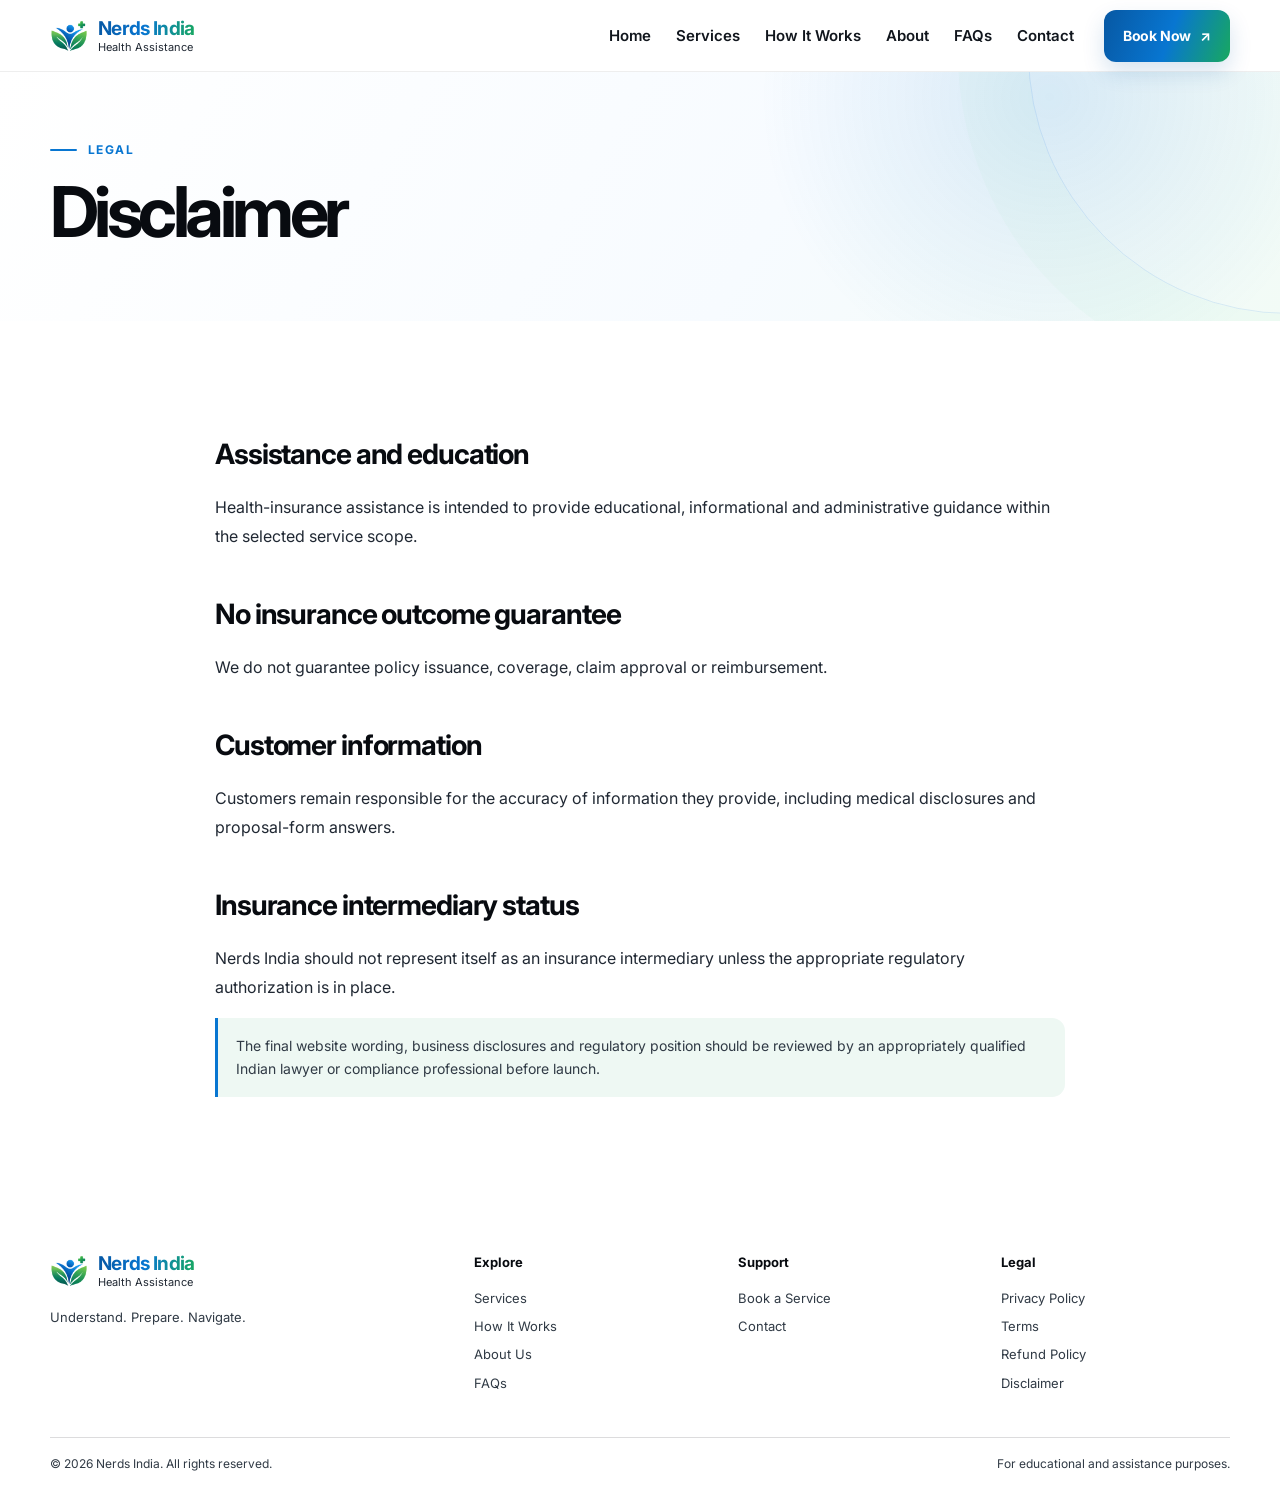
<file: disclaimer.html>
<!DOCTYPE html>
<html lang="en">
<head>
<meta charset="UTF-8">
<meta name="viewport" content="width=device-width, initial-scale=1.0">
<title>Disclaimer | Nerds India</title>
<meta name="description" content="Disclaimer for Nerds India health and insurance assistance services.">
<meta name="robots" content="index, follow">
<link rel="canonical" href="https://nerdsindia.com/disclaimer.html">
<link rel="icon" type="image/png" sizes="512x512" href="favicon.png">
<link rel="apple-touch-icon" href="favicon.png">
<link rel="stylesheet" href="style.css">
</head>
<body>

<header class="header">
  <div class="container nav">
    <a class="brand" href="index.html" aria-label="Nerds India home">
      <img class="brand-logo" src="logo-mark.png" alt="Nerds India logo">
      <span><b>Nerds India</b><em>Health Assistance</em></span>
    </a>

    <nav class="main-nav" aria-label="Main navigation">
      <a href="index.html">Home</a>
      <a href="services.html">Services</a>
      <a href="how-it-works.html">How It Works</a>
      <a href="about.html">About</a>
      <a href="faq.html">FAQs</a>
      <a href="contact.html">Contact</a>
    </nav>

    <a class="top-book" href="index.html#book">Book Now <span>↗</span></a>
    <button class="menu" aria-label="Open navigation menu" aria-expanded="false">
      <span></span><span></span>
    </button>
  </div>
</header>

<main>

<section class="page-hero compact">
  <div class="container"><div class="eyebrow"><span></span> LEGAL</div><h1>Disclaimer</h1></div>
</section>
<section class="legal-section"><div class="container legal-copy">
<h2>Assistance and education</h2><p>Health-insurance assistance is intended to provide educational, informational and administrative guidance within the selected service scope.</p>
<h2>No insurance outcome guarantee</h2><p>We do not guarantee policy issuance, coverage, claim approval or reimbursement.</p>
<h2>Customer information</h2><p>Customers remain responsible for the accuracy of information they provide, including medical disclosures and proposal-form answers.</p>
<h2>Insurance intermediary status</h2><p>Nerds India should not represent itself as an insurance intermediary unless the appropriate regulatory authorization is in place.</p>
<div class="legal-notice">The final website wording, business disclosures and regulatory position should be reviewed by an appropriately qualified Indian lawyer or compliance professional before launch.</div>
</div></section>

</main>

<footer>
  <div class="container footer-grid">
    <div class="footer-brand">
      <a class="brand" href="index.html">
        <img class="brand-logo" src="logo-mark.png" alt="Nerds India logo">
        <span><b>Nerds India</b><em>Health Assistance</em></span>
      </a>
      <p>Understand. Prepare. Navigate.</p>
    </div>

    <div>
      <h4>Explore</h4>
      <a href="services.html">Services</a>
      <a href="how-it-works.html">How It Works</a>
      <a href="about.html">About Us</a>
      <a href="faq.html">FAQs</a>
    </div>

    <div>
      <h4>Support</h4>
      <a href="index.html#book">Book a Service</a>
      <a href="contact.html">Contact</a>
    </div>

    <div>
      <h4>Legal</h4>
      <a href="privacy.html">Privacy Policy</a>
      <a href="terms.html">Terms</a>
      <a href="refund.html">Refund Policy</a>
      <a href="disclaimer.html">Disclaimer</a>
    </div>
  </div>

  <div class="container footer-bottom">
    <span>© 2026 Nerds India. All rights reserved.</span>
    <span>For educational and assistance purposes.</span>
  </div>
</footer>

<script src="script.js"></script>
</body>
</html>
</file>
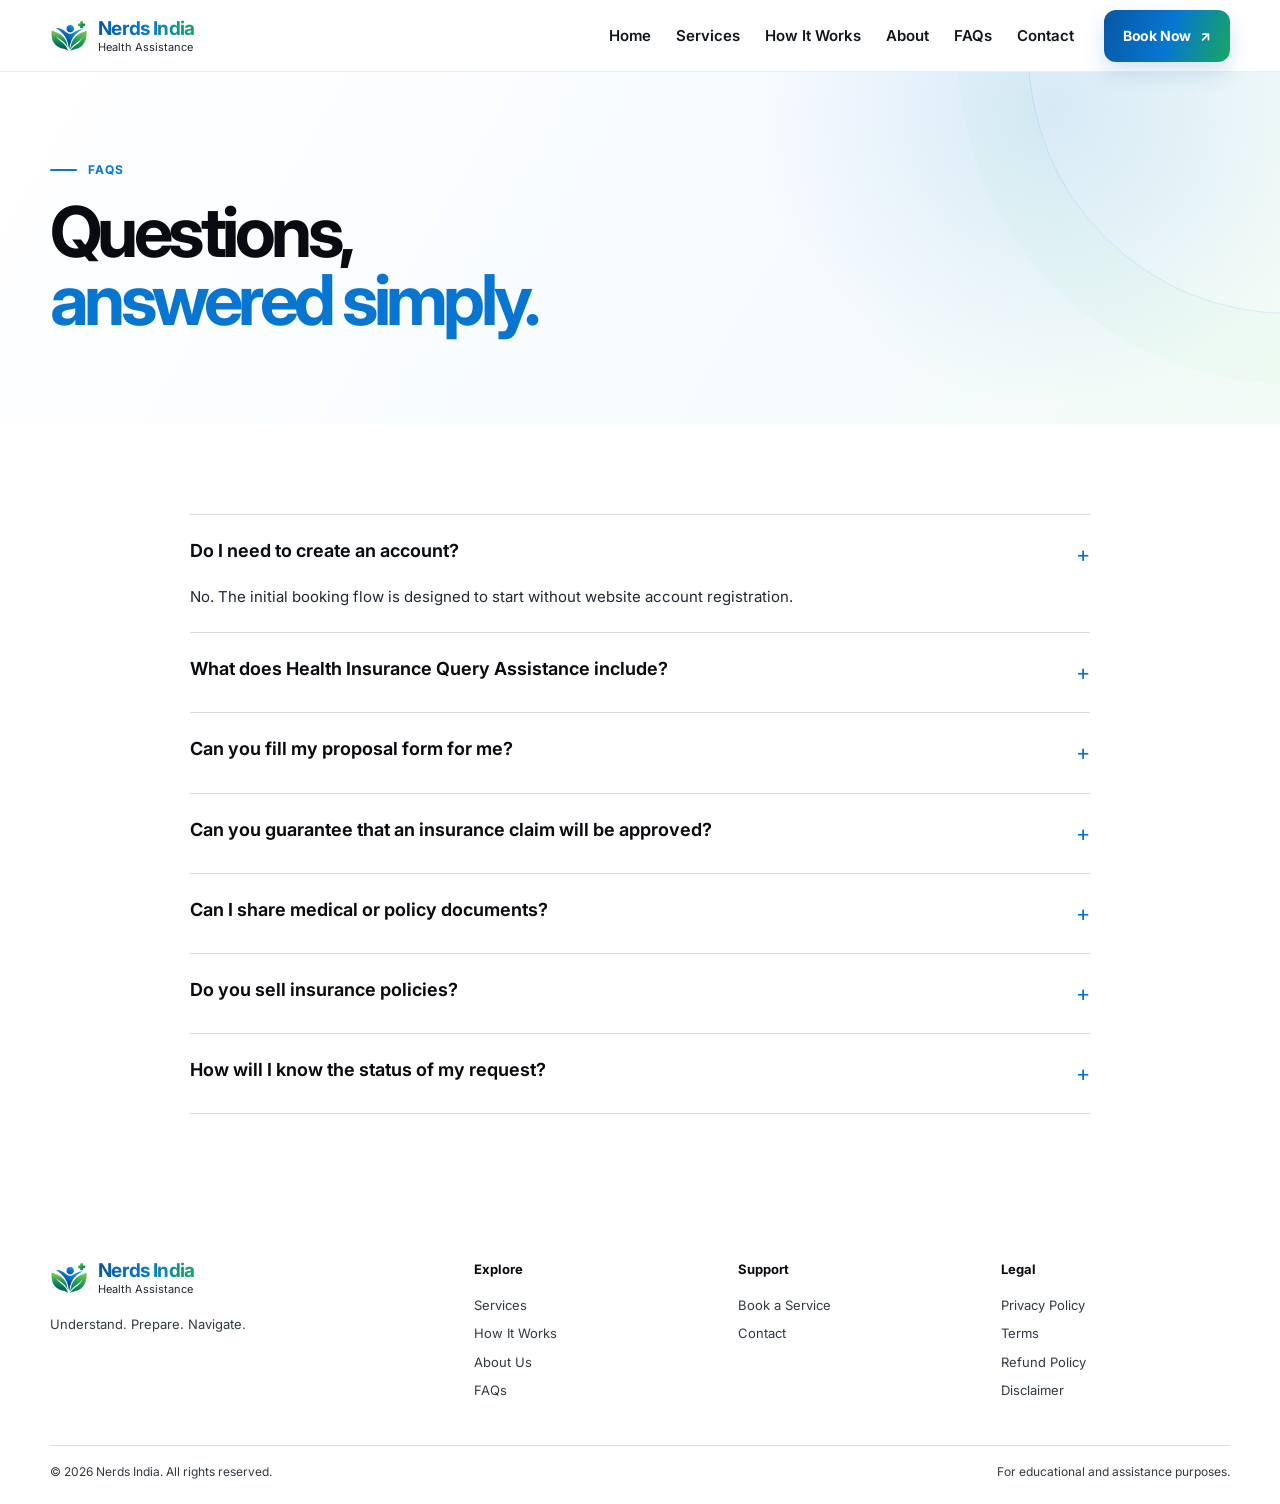
<file: faq.html>
<!DOCTYPE html>
<html lang="en">
<head>
<meta charset="UTF-8">
<meta name="viewport" content="width=device-width, initial-scale=1.0">
<title>FAQs | Nerds India</title>
<meta name="description" content="Frequently asked questions about Nerds India health insurance assistance and booking.">
<meta name="robots" content="index, follow">
<link rel="canonical" href="https://nerdsindia.com/faq.html">
<link rel="icon" type="image/png" sizes="512x512" href="favicon.png">
<link rel="apple-touch-icon" href="favicon.png">
<link rel="stylesheet" href="style.css">
</head>
<body>

<header class="header">
  <div class="container nav">
    <a class="brand" href="index.html" aria-label="Nerds India home">
      <img class="brand-logo" src="logo-mark.png" alt="Nerds India logo">
      <span><b>Nerds India</b><em>Health Assistance</em></span>
    </a>

    <nav class="main-nav" aria-label="Main navigation">
      <a href="index.html">Home</a>
      <a href="services.html">Services</a>
      <a href="how-it-works.html">How It Works</a>
      <a href="about.html">About</a>
      <a href="faq.html">FAQs</a>
      <a href="contact.html">Contact</a>
    </nav>

    <a class="top-book" href="index.html#book">Book Now <span>↗</span></a>
    <button class="menu" aria-label="Open navigation menu" aria-expanded="false">
      <span></span><span></span>
    </button>
  </div>
</header>

<main>

<section class="page-hero">
  <div class="container">
    <div class="eyebrow"><span></span> FAQS</div>
    <h1>Questions,<br><strong>answered simply.</strong></h1>
  </div>
</section>

<section class="inner-section">
  <div class="container faq-page">
    <details open><summary>Do I need to create an account?<b>+</b></summary><p>No. The initial booking flow is designed to start without website account registration.</p></details>
    <details><summary>What does Health Insurance Query Assistance include?<b>+</b></summary><p>It covers general explanation of health-insurance terms and processes within the scope of the selected service.</p></details>
    <details><summary>Can you fill my proposal form for me?<b>+</b></summary><p>The service can explain questions and information requested. Customers remain responsible for providing accurate factual answers.</p></details>
    <details><summary>Can you guarantee that an insurance claim will be approved?<b>+</b></summary><p>No. The service does not guarantee claim approval or reimbursement.</p></details>
    <details><summary>Can I share medical or policy documents?<b>+</b></summary><p>Only when necessary for the selected service and after the appropriate consent process. Information should be kept secure and limited to what is necessary.</p></details>
    <details><summary>Do you sell insurance policies?<b>+</b></summary><p>The initial model focuses on education and assistance. Any regulated insurance distribution activity requires the appropriate regulatory structure and authorization.</p></details>
    <details><summary>How will I know the status of my request?<b>+</b></summary><p>A paid request can be assigned a reference/ticket number and a stated response timeframe.</p></details>
  </div>
</section>

</main>

<footer>
  <div class="container footer-grid">
    <div class="footer-brand">
      <a class="brand" href="index.html">
        <img class="brand-logo" src="logo-mark.png" alt="Nerds India logo">
        <span><b>Nerds India</b><em>Health Assistance</em></span>
      </a>
      <p>Understand. Prepare. Navigate.</p>
    </div>

    <div>
      <h4>Explore</h4>
      <a href="services.html">Services</a>
      <a href="how-it-works.html">How It Works</a>
      <a href="about.html">About Us</a>
      <a href="faq.html">FAQs</a>
    </div>

    <div>
      <h4>Support</h4>
      <a href="index.html#book">Book a Service</a>
      <a href="contact.html">Contact</a>
    </div>

    <div>
      <h4>Legal</h4>
      <a href="privacy.html">Privacy Policy</a>
      <a href="terms.html">Terms</a>
      <a href="refund.html">Refund Policy</a>
      <a href="disclaimer.html">Disclaimer</a>
    </div>
  </div>

  <div class="container footer-bottom">
    <span>© 2026 Nerds India. All rights reserved.</span>
    <span>For educational and assistance purposes.</span>
  </div>
</footer>

<script src="script.js"></script>
</body>
</html>
</file>
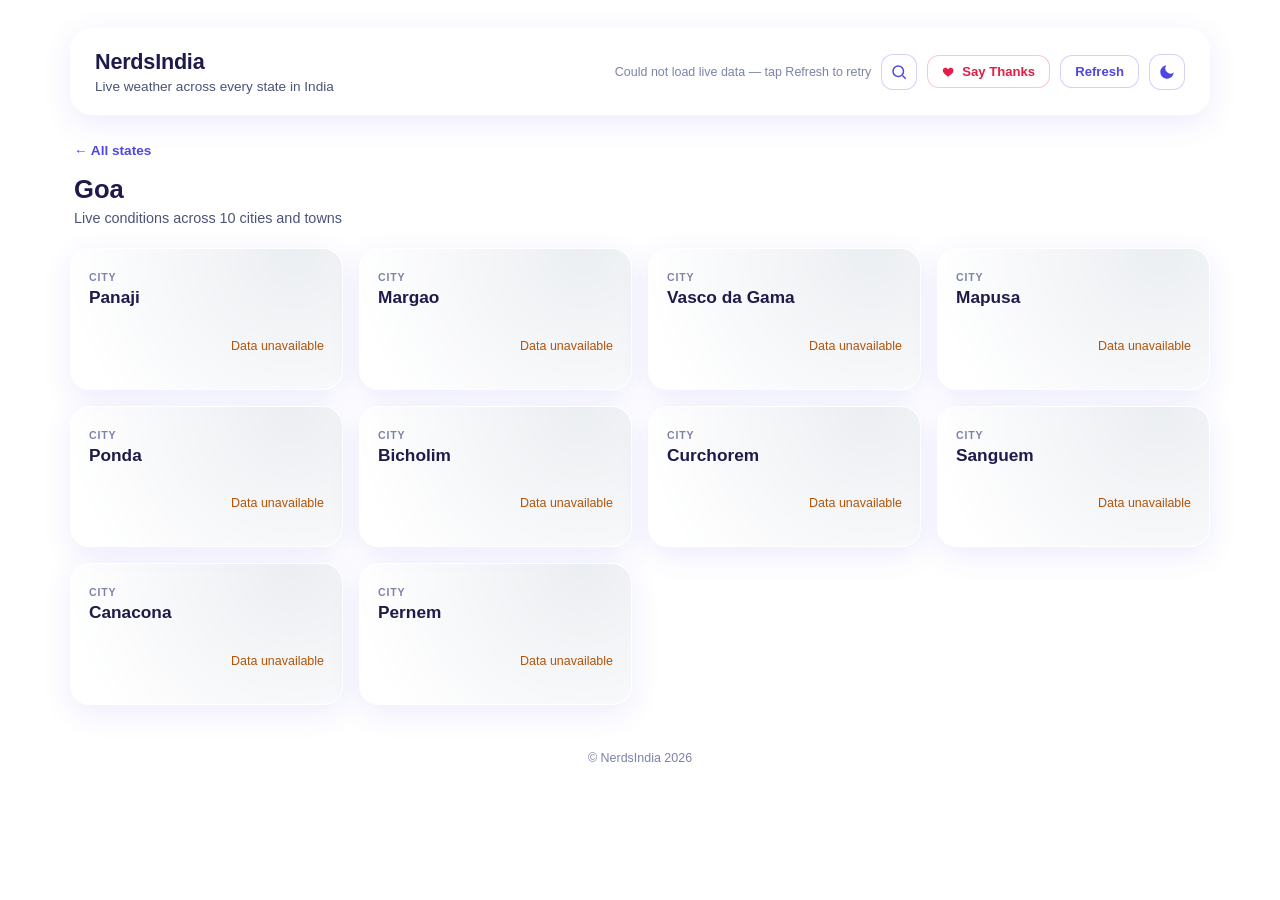
<file: goa.html>
<!DOCTYPE html>
<html lang="en">
<head>
<meta charset="UTF-8" />
<meta name="viewport" content="width=device-width, initial-scale=1.0" />
<title>Goa Weather — NerdsIndia</title>
<script>
  // set theme before first paint to avoid a flash of the wrong theme
  (function(){
    try{
      var prefersDark = window.matchMedia && window.matchMedia('(prefers-color-scheme: dark)').matches;
      document.documentElement.setAttribute('data-theme', prefersDark ? 'dark' : 'light');
    }catch(e){
      document.documentElement.setAttribute('data-theme', 'light');
    }
  })();
</script>
<link rel="stylesheet" href="styles.css">
</head>
<body>

  <div class="bg-blobs">
    <span class="blob b1"></span>
    <span class="blob b2"></span>
    <span class="blob b3"></span>
  </div>

  <div class="page">
    <div id="headerMount"></div>

    <main>
      <div class="breadcrumb">
        <a href="index.html">&larr; All states</a>
      </div>
      <div class="page-heading">
        <h2>Goa</h2>
        <p>Live conditions across 10 cities and towns</p>
      </div>

      <div class="grid" id="grid"></div>
      <p class="empty-state hidden" id="emptyState">No city matches “<span id="queryEcho"></span>”.</p>
    </main>

    <footer>
      <p>© NerdsIndia 2026</p>
    </footer>
  </div>

<script src="weather-common.js"></script>
<script>
  // ---------- data: cities/towns within Goa ----------
  const CITIES = [
    { state:"Goa", city:"Panaji",        lat:15.4909, lon:73.8278 },
    { state:"Goa", city:"Margao",        lat:15.2832, lon:73.9862 },
    { state:"Goa", city:"Vasco da Gama", lat:15.3955, lon:73.8157 },
    { state:"Goa", city:"Mapusa",        lat:15.5937, lon:73.8142 },
    { state:"Goa", city:"Ponda",         lat:15.4027, lon:74.0078 },
    { state:"Goa", city:"Bicholim",      lat:15.5969, lon:73.9508 },
    { state:"Goa", city:"Curchorem",     lat:15.2667, lon:74.1167 },
    { state:"Goa", city:"Sanguem",       lat:15.2167, lon:74.1500 },
    { state:"Goa", city:"Canacona",      lat:14.9833, lon:74.0500 },
    { state:"Goa", city:"Pernem",        lat:15.7167, lon:73.8000 }
  ];

  const grid = document.getElementById('grid');
  const emptyState = document.getElementById('emptyState');
  const queryEcho = document.getElementById('queryEcho');

  (async function(){
    const { searchInput, refreshBtn, updatedAt } = await niInitHeader(
      () => niLoadWeather(CITIES, updatedAt, refreshBtn)
    );
    niWireSearch(grid, emptyState, queryEcho, searchInput);
    niBuildCards(grid, CITIES, { mode:'city' });
    niLoadWeather(CITIES, updatedAt, refreshBtn);
  })();
</script>
</body>
</html>
</file>
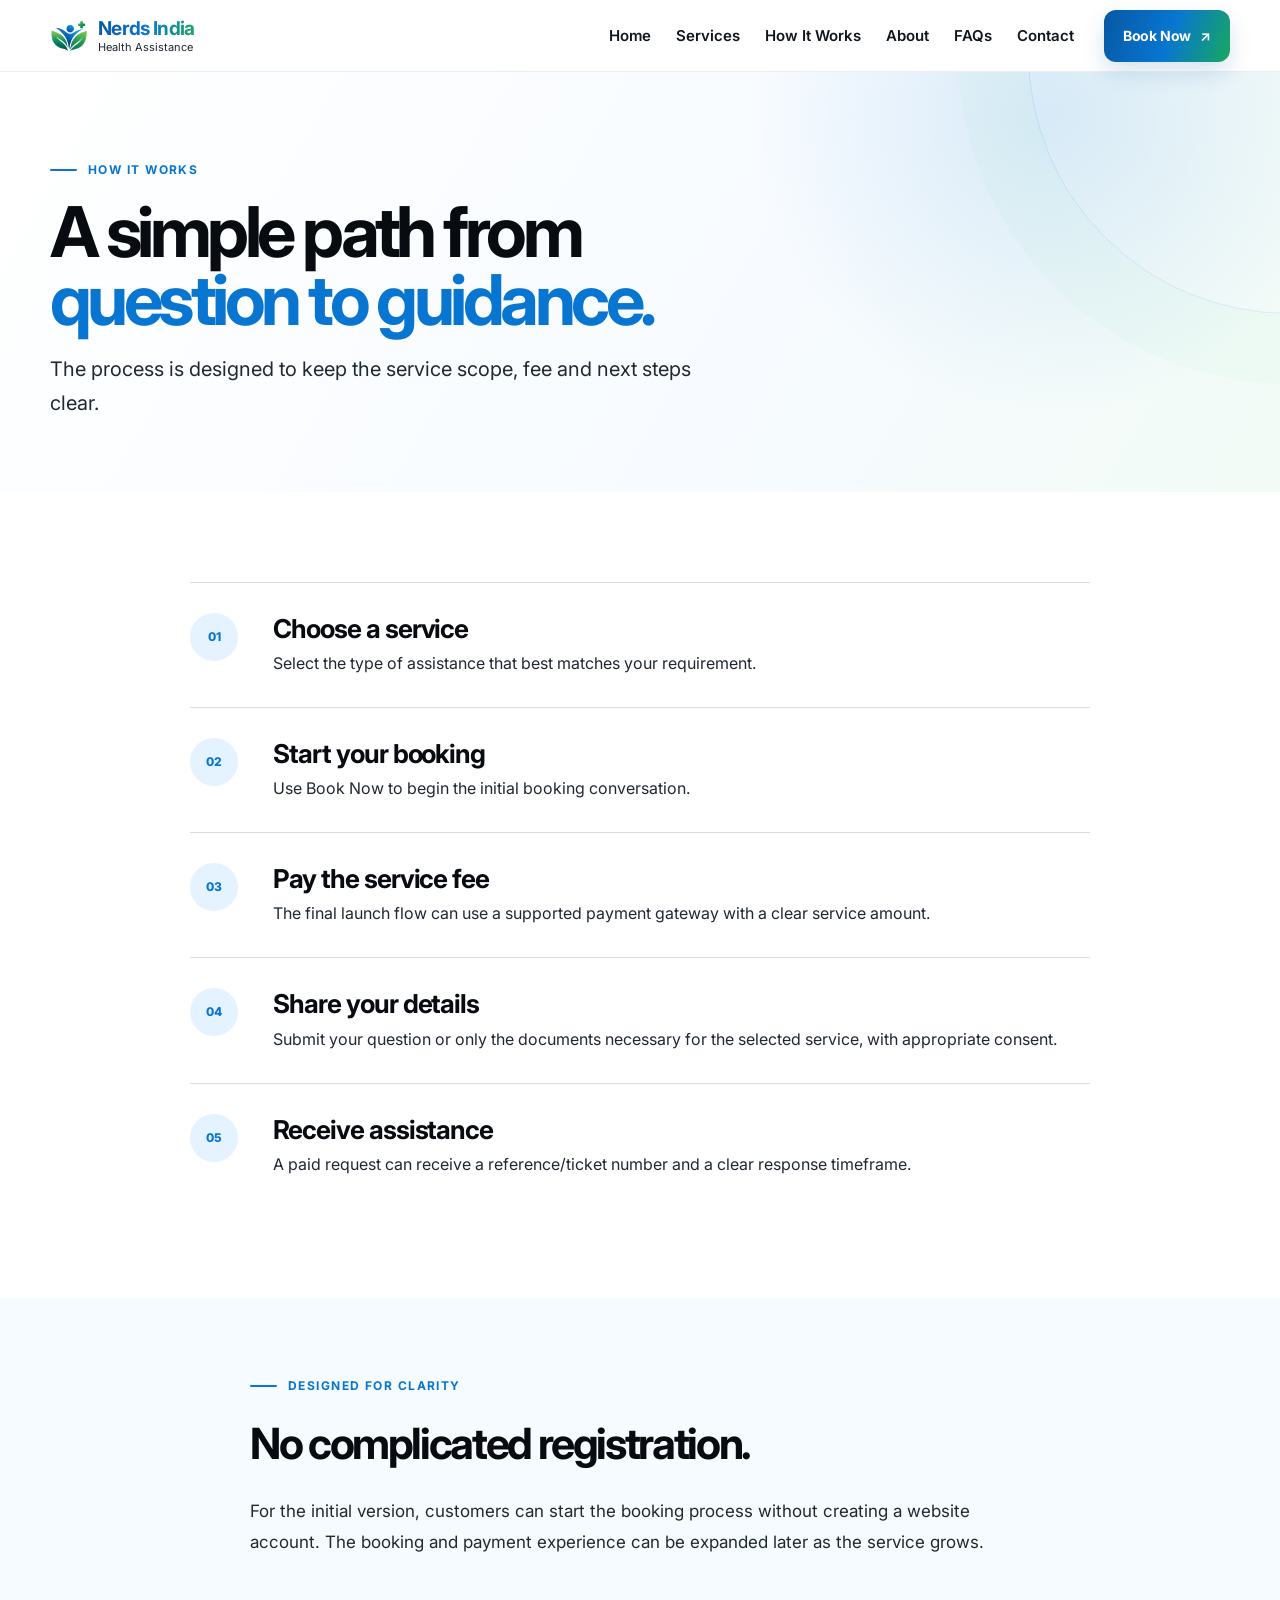
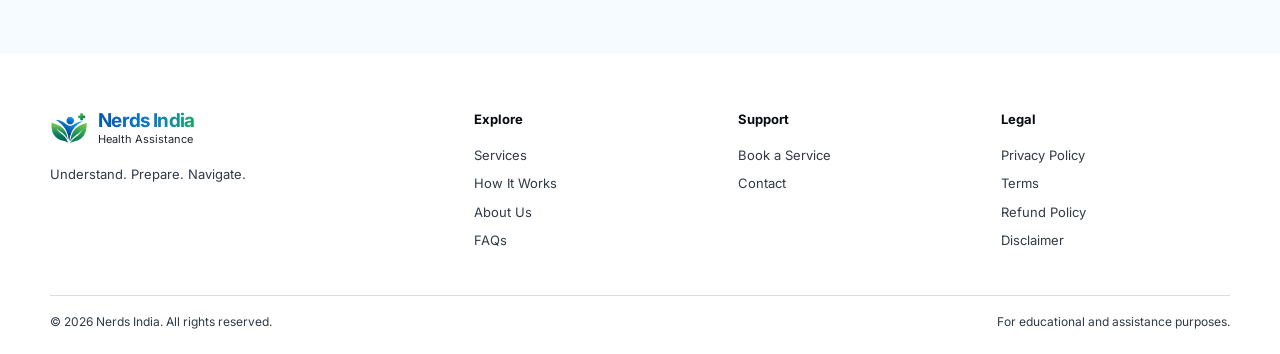
<file: how-it-works.html>
<!DOCTYPE html>
<html lang="en">
<head>
<meta charset="UTF-8">
<meta name="viewport" content="width=device-width, initial-scale=1.0">
<title>How It Works | Nerds India</title>
<meta name="description" content="See how the Nerds India health and insurance assistance process works from choosing a service to receiving assistance.">
<meta name="robots" content="index, follow">
<link rel="canonical" href="https://nerdsindia.com/how-it-works.html">
<link rel="icon" type="image/png" sizes="512x512" href="favicon.png">
<link rel="apple-touch-icon" href="favicon.png">
<link rel="stylesheet" href="style.css">
</head>
<body>

<header class="header">
  <div class="container nav">
    <a class="brand" href="index.html" aria-label="Nerds India home">
      <img class="brand-logo" src="logo-mark.png" alt="Nerds India logo">
      <span><b>Nerds India</b><em>Health Assistance</em></span>
    </a>

    <nav class="main-nav" aria-label="Main navigation">
      <a href="index.html">Home</a>
      <a href="services.html">Services</a>
      <a href="how-it-works.html">How It Works</a>
      <a href="about.html">About</a>
      <a href="faq.html">FAQs</a>
      <a href="contact.html">Contact</a>
    </nav>

    <a class="top-book" href="index.html#book">Book Now <span>↗</span></a>
    <button class="menu" aria-label="Open navigation menu" aria-expanded="false">
      <span></span><span></span>
    </button>
  </div>
</header>

<main>

<section class="page-hero">
  <div class="container">
    <div class="eyebrow"><span></span> HOW IT WORKS</div>
    <h1>A simple path from<br><strong>question to guidance.</strong></h1>
    <p class="page-lead">The process is designed to keep the service scope, fee and next steps clear.</p>
  </div>
</section>

<section class="inner-section">
  <div class="container journey">

    <div class="journey-step">
      <div class="journey-number">01</div>
      <div><h2>Choose a service</h2><p>Select the type of assistance that best matches your requirement.</p></div>
    </div>

    <div class="journey-step">
      <div class="journey-number">02</div>
      <div><h2>Start your booking</h2><p>Use Book Now to begin the initial booking conversation.</p></div>
    </div>

    <div class="journey-step">
      <div class="journey-number">03</div>
      <div><h2>Pay the service fee</h2><p>The final launch flow can use a supported payment gateway with a clear service amount.</p></div>
    </div>

    <div class="journey-step">
      <div class="journey-number">04</div>
      <div><h2>Share your details</h2><p>Submit your question or only the documents necessary for the selected service, with appropriate consent.</p></div>
    </div>

    <div class="journey-step">
      <div class="journey-number">05</div>
      <div><h2>Receive assistance</h2><p>A paid request can receive a reference/ticket number and a clear response timeframe.</p></div>
    </div>

  </div>
</section>

<section class="soft-section">
  <div class="container narrow-copy">
    <div class="eyebrow"><span></span> DESIGNED FOR CLARITY</div>
    <h2>No complicated registration.</h2>
    <p>For the initial version, customers can start the booking process without creating a website account. The booking and payment experience can be expanded later as the service grows.</p>
  </div>
</section>

</main>

<footer>
  <div class="container footer-grid">
    <div class="footer-brand">
      <a class="brand" href="index.html">
        <img class="brand-logo" src="logo-mark.png" alt="Nerds India logo">
        <span><b>Nerds India</b><em>Health Assistance</em></span>
      </a>
      <p>Understand. Prepare. Navigate.</p>
    </div>

    <div>
      <h4>Explore</h4>
      <a href="services.html">Services</a>
      <a href="how-it-works.html">How It Works</a>
      <a href="about.html">About Us</a>
      <a href="faq.html">FAQs</a>
    </div>

    <div>
      <h4>Support</h4>
      <a href="index.html#book">Book a Service</a>
      <a href="contact.html">Contact</a>
    </div>

    <div>
      <h4>Legal</h4>
      <a href="privacy.html">Privacy Policy</a>
      <a href="terms.html">Terms</a>
      <a href="refund.html">Refund Policy</a>
      <a href="disclaimer.html">Disclaimer</a>
    </div>
  </div>

  <div class="container footer-bottom">
    <span>© 2026 Nerds India. All rights reserved.</span>
    <span>For educational and assistance purposes.</span>
  </div>
</footer>

<script src="script.js"></script>
</body>
</html>
</file>
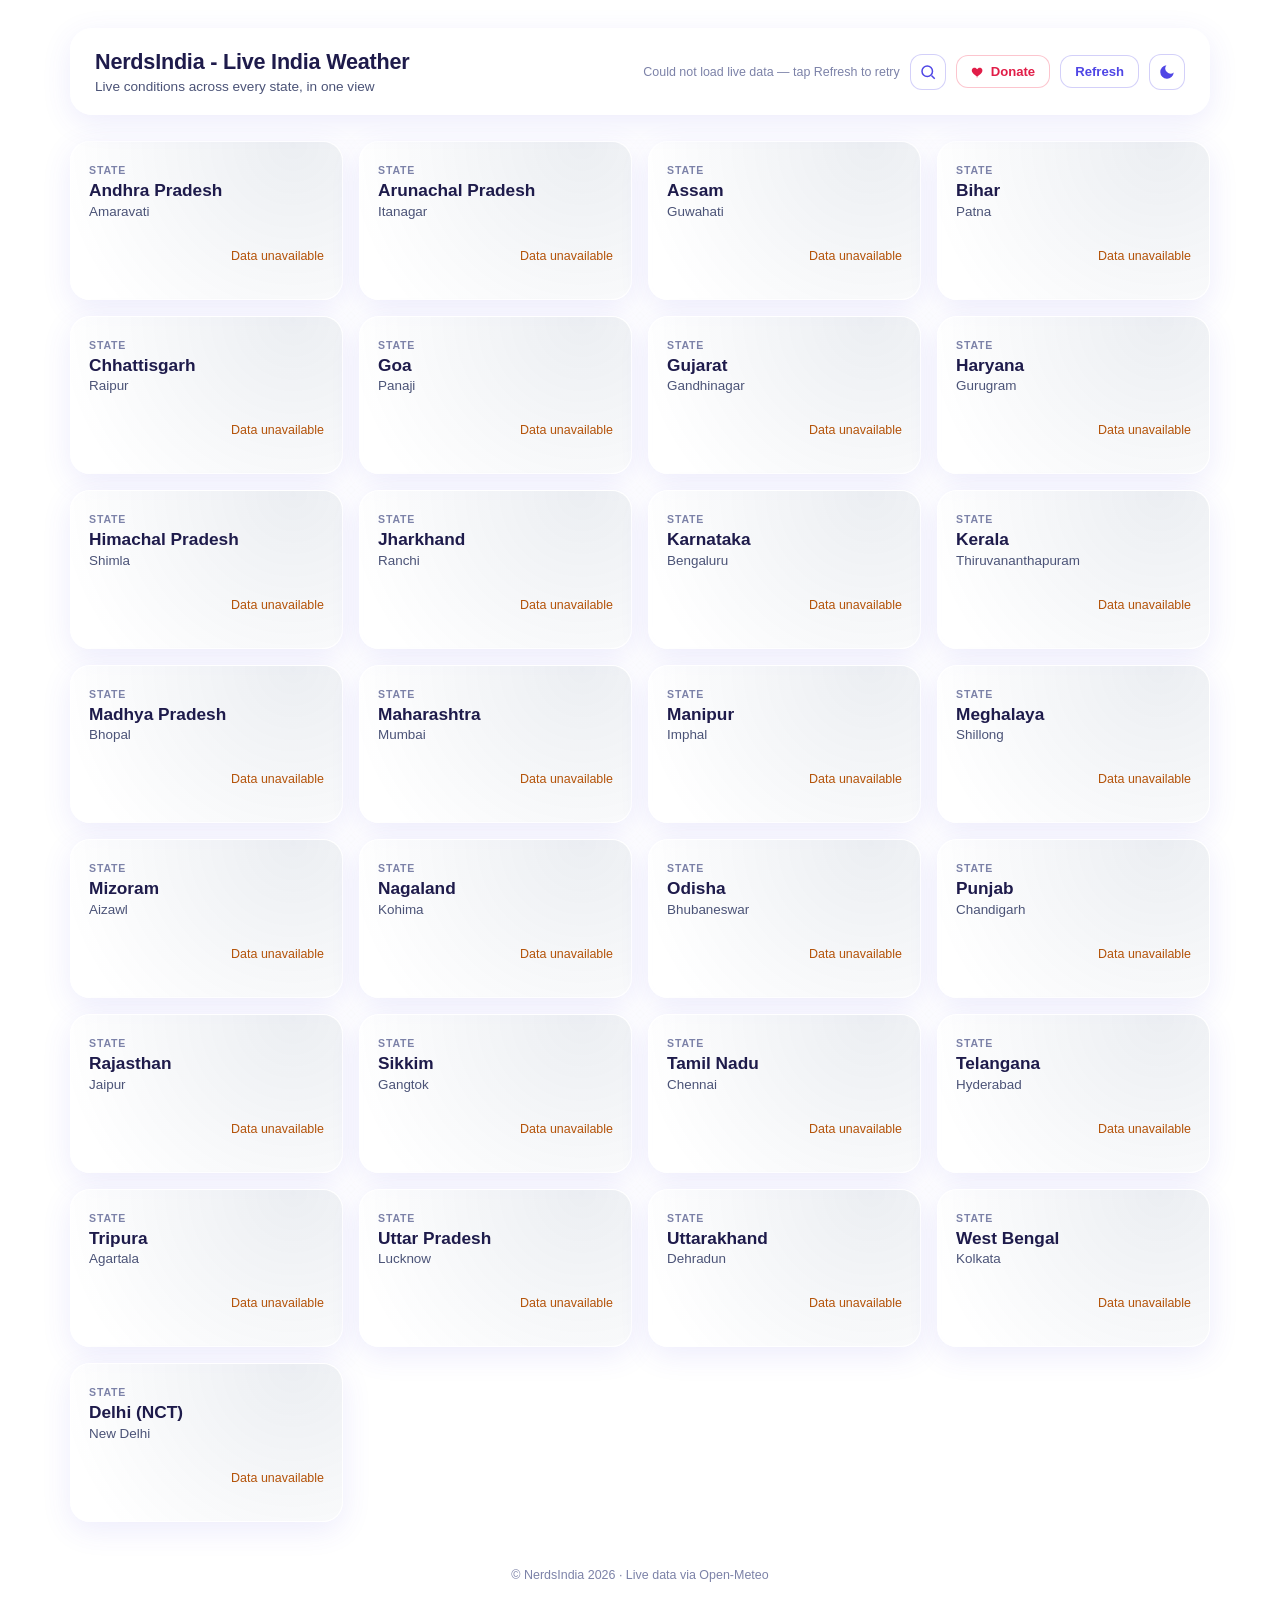
<file: NerdsIndia Weather.html>
<!DOCTYPE html>
<html lang="en">
<head>
<meta charset="UTF-8" />
<meta name="viewport" content="width=device-width, initial-scale=1.0" />
<title>NerdsIndia - Live India Weather</title>
<script>
  // set theme before first paint to avoid a flash of the wrong theme
  (function(){
    try{
      var prefersDark = window.matchMedia && window.matchMedia('(prefers-color-scheme: dark)').matches;
      document.documentElement.setAttribute('data-theme', prefersDark ? 'dark' : 'light');
    }catch(e){
      document.documentElement.setAttribute('data-theme', 'light');
    }
  })();
</script>
<style>
  :root{
    --font-sans:-apple-system, BlinkMacSystemFont, "SF Pro Display", "SF Pro Text", "Segoe UI", Roboto, Helvetica, Arial, sans-serif;
    --bg-base:#FFFFFF;
    --glass-bg:rgba(255,255,255,0.55);
    --glass-bg-strong:rgba(255,255,255,0.75);
    --glass-border:rgba(255,255,255,0.8);
    --ink:#1E1B4B;
    --ink-soft:#4B5377;
    --ink-faint:#7C82A8;
    --accent:#4F46E5;
    --shadow:0 8px 30px rgba(79,70,229,0.10);
    --blob-1:#C7D2FE;
    --blob-2:#BAE6FD;
    --blob-3:#FDE68A;
    --blob-opacity:0.55;
  }

  html[data-theme="dark"]{
    --bg-base:#0B0E1B;
    --glass-bg:rgba(42,40,84,0.45);
    --glass-bg-strong:rgba(52,50,98,0.65);
    --glass-border:rgba(255,255,255,0.10);
    --ink:#EEF1FF;
    --ink-soft:#C2C7E8;
    --ink-faint:#8B90B8;
    --accent:#A5B4FC;
    --shadow:0 8px 30px rgba(0,0,0,0.45);
    --blob-1:#4338CA;
    --blob-2:#0E7490;
    --blob-3:#92400E;
    --blob-opacity:0.30;
  }

  html{ background:var(--bg-base); transition:background .3s ease; }

  *{ box-sizing:border-box; }
  html,body{ margin:0; padding:0; }
  body{
    min-height:100vh;
    font-family:var(--font-sans);
    color:var(--ink);
    background:var(--bg-base);
    overflow-x:hidden;
    position:relative;
  }

  h1,h2,h3{ font-family:var(--font-sans); margin:0; }

  /* ---------- ambient glass background ---------- */
  .bg-blobs{ position:fixed; inset:0; z-index:-1; overflow:hidden; }
  .blob{ position:absolute; border-radius:50%; filter:blur(70px); opacity:var(--blob-opacity); transition:background .3s ease, opacity .3s ease; }
  .b1{ width:420px; height:420px; background:var(--blob-1); top:-120px; left:-100px; animation:drift1 26s ease-in-out infinite alternate; }
  .b2{ width:380px; height:380px; background:var(--blob-2); bottom:-140px; right:-90px; animation:drift2 30s ease-in-out infinite alternate; }
  .b3{ width:300px; height:300px; background:var(--blob-3); top:40%; left:55%; animation:drift3 22s ease-in-out infinite alternate; }
  @keyframes drift1{ from{ transform:translate(0,0); } to{ transform:translate(60px,40px); } }
  @keyframes drift2{ from{ transform:translate(0,0); } to{ transform:translate(-50px,-30px); } }
  @keyframes drift3{ from{ transform:translate(0,0) scale(1); } to{ transform:translate(-40px,30px) scale(1.1); } }

  /* ---------- layout shell ---------- */
  .page{ max-width:1180px; margin:0 auto; padding:28px 20px 60px; }

  /* ---------- header / glass topbar ---------- */
  header.topbar{
    background:var(--glass-bg);
    border:1px solid var(--glass-border);
    backdrop-filter:blur(18px);
    -webkit-backdrop-filter:blur(18px);
    border-radius:22px;
    box-shadow:var(--shadow);
    padding:20px 24px;
    display:flex;
    flex-wrap:wrap;
    align-items:center;
    justify-content:space-between;
    gap:16px;
    position:sticky;
    top:14px;
    z-index:10;
  }
  .brand h1{ font-size:1.35rem; font-weight:600; color:var(--ink); letter-spacing:-0.01em; }
  .brand .tagline{ margin:4px 0 0; font-size:0.85rem; color:var(--ink-soft); }

  .search-row{
    margin:0 4px 0;
    max-height:0;
    overflow:hidden;
    opacity:0;
    display:flex;
    justify-content:center;
    transition:max-height .25s ease, opacity .2s ease, margin .25s ease;
  }
  .search-row.open{
    max-height:90px;
    opacity:1;
    margin:16px 4px 12px;
  }
  .search-wrap{
    flex:1 1 auto;
    width:100%;
    max-width:480px;
    position:relative;
    display:flex;
    align-items:center;
  }
  .search-wrap svg{ position:absolute; left:14px; width:16px; height:16px; color:var(--ink-faint); pointer-events:none; }
  #searchInput{
    width:100%;
    padding:13px 14px 13px 38px;
    border-radius:14px;
    border:1px solid rgba(79,70,229,0.18);
    background:var(--glass-bg-strong);
    backdrop-filter:blur(14px);
    -webkit-backdrop-filter:blur(14px);
    font-family:var(--font-sans);
    font-size:0.95rem;
    color:var(--ink);
    outline:none;
    box-shadow:var(--shadow);
    transition:box-shadow .2s ease, border-color .2s ease;
  }
  #searchInput::placeholder{ color:var(--ink-faint); }
  #searchInput:focus{
    border-color:var(--accent);
    box-shadow:0 0 0 3px rgba(79,70,229,0.18);
  }

  .meta-row{ display:flex; align-items:center; gap:10px; }
  .updated{ font-size:0.78rem; color:var(--ink-faint); }
  .refresh-btn, .icon-btn{
    border:1px solid rgba(79,70,229,0.25);
    background:var(--glass-bg-strong);
    color:var(--accent);
    font-family:var(--font-sans);
    font-size:0.82rem;
    font-weight:600;
    padding:8px 14px;
    border-radius:12px;
    cursor:pointer;
    transition:transform .15s ease, box-shadow .15s ease;
  }
  .icon-btn{ padding:8px; width:36px; height:36px; display:flex; align-items:center; justify-content:center; }
  .icon-btn svg{ width:18px; height:18px; }
  .theme-toggle .ui-icon-moon{ display:block; }
  .theme-toggle .ui-icon-sun{ display:none; }
  html[data-theme="dark"] .theme-toggle .ui-icon-moon{ display:none; }
  html[data-theme="dark"] .theme-toggle .ui-icon-sun{ display:block; }

  .donate-btn{
    display:inline-flex;
    align-items:center;
    gap:6px;
    border:1px solid rgba(244,63,94,0.30);
    background:var(--glass-bg-strong);
    color:#E11D48;
    font-family:var(--font-sans);
    font-size:0.82rem;
    font-weight:600;
    padding:8px 14px;
    border-radius:12px;
    text-decoration:none;
    cursor:pointer;
    transition:transform .15s ease, box-shadow .15s ease;
  }
  .donate-btn svg{ width:14px; height:14px; flex:0 0 auto; }
  .donate-btn:hover{ box-shadow:0 0 0 3px rgba(244,63,94,0.16); }

  .refresh-btn:hover, .icon-btn:hover{ box-shadow:0 0 0 3px rgba(79,70,229,0.14); }
  .refresh-btn:active, .icon-btn:active, .donate-btn:active{ transform:scale(0.96); }
  .refresh-btn:focus-visible, .icon-btn:focus-visible, .donate-btn:focus-visible, #searchInput:focus-visible{
    outline:2px solid var(--accent);
    outline-offset:2px;
  }

  /* ---------- card grid ---------- */
  main{ display:block; margin-top:26px; }
  .grid{
    display:grid;
    grid-template-columns:repeat(auto-fill, minmax(230px, 1fr));
    gap:16px;
  }

  .card{
    position:relative;
    overflow:hidden;
    border-radius:20px;
    background:var(--glass-bg);
    border:1px solid var(--glass-border);
    backdrop-filter:blur(16px);
    -webkit-backdrop-filter:blur(16px);
    box-shadow:var(--shadow);
    padding:18px 18px 16px;
    display:flex;
    flex-direction:column;
    gap:10px;
    transition:opacity .25s ease, transform .2s ease;
  }
  .card:hover{ transform:translateY(-2px); }
  .card.is-hidden{ display:none; }

  .card-glow{
    position:absolute;
    inset:-30%;
    background:radial-gradient(circle at 70% 20%, var(--tint, rgba(148,163,184,0.18)), transparent 65%);
    z-index:0;
    pointer-events:none;
    transition:background .4s ease;
  }

  .card-top{ position:relative; z-index:1; }
  .eyebrow{
    font-size:0.66rem;
    letter-spacing:0.08em;
    font-weight:600;
    color:var(--ink-faint);
    text-transform:uppercase;
  }
  .state-name{ font-size:1.08rem; font-weight:600; color:var(--ink); line-height:1.25; margin-top:2px; }
  .city-name{ margin:2px 0 0; font-size:0.84rem; color:var(--ink-soft); }

  .card-body{
    position:relative;
    z-index:1;
    display:flex;
    align-items:center;
    justify-content:space-between;
    gap:10px;
  }
  .card-icon{ width:54px; height:54px; flex:0 0 auto; }
  .card-icon svg{ width:100%; height:100%; display:block; }

  .temp-block{ text-align:right; }
  .card-temp{ font-size:1.7rem; font-weight:700; color:var(--ink); line-height:1; }
  .card-condition{ margin:2px 0 0; font-size:0.78rem; color:var(--ink-soft); }

  .pulse-dot{
    width:34px; height:10px; border-radius:6px;
    background:linear-gradient(90deg, rgba(79,70,229,0.12), rgba(79,70,229,0.28), rgba(79,70,229,0.12));
    background-size:200% 100%;
    animation:shimmer 1.4s ease-in-out infinite;
  }
  @keyframes shimmer{ 0%{ background-position:0% 0; } 100%{ background-position:200% 0; } }

  .unavailable{ font-size:0.78rem; color:#B45309; }

  /* ---------- empty state ---------- */
  .empty-state{
    text-align:center;
    color:var(--ink-soft);
    font-size:0.9rem;
    padding:40px 10px;
  }
  .hidden{ display:none; }

  /* ---------- footer ---------- */
  footer{
    margin-top:46px;
    text-align:center;
    font-size:0.78rem;
    color:var(--ink-faint);
  }

  /* ---------- weather icon animations (flat, colorful) ---------- */
  .sun-rays{ stroke:#F59E0B; stroke-width:4; stroke-linecap:round; transform-origin:32px 32px; animation:spin 14s linear infinite; }
  .sun-core{ fill:#FBBF24; animation:pulseGlow 2.6s ease-in-out infinite; }
  @keyframes spin{ from{ transform:rotate(0); } to{ transform:rotate(360deg); } }
  @keyframes pulseGlow{ 0%,100%{ filter:drop-shadow(0 0 0px #FBBF24); } 50%{ filter:drop-shadow(0 0 6px #FBBF24); } }

  .cloud-float{ animation:floatX 5s ease-in-out infinite; }
  @keyframes floatX{ 0%,100%{ transform:translateX(0); } 50%{ transform:translateX(3px); } }

  .rain-drop{ stroke:#3B82F6; stroke-width:3; stroke-linecap:round; opacity:0; animation:fall 1.1s linear infinite; }
  .rain-drop.d1{ animation-delay:0s; }
  .rain-drop.d2{ animation-delay:.3s; }
  .rain-drop.d3{ animation-delay:.6s; }
  .rain-drop.d4{ animation-delay:.45s; }
  @keyframes fall{ 0%{ transform:translateY(-5px); opacity:0; } 25%{ opacity:1; } 100%{ transform:translateY(9px); opacity:0; } }

  .flake{ fill:#7DD3FC; opacity:0; animation:flakeFall 2.6s linear infinite; }
  .flake.f1{ animation-delay:0s; }
  .flake.f2{ animation-delay:.7s; }
  .flake.f3{ animation-delay:1.4s; }
  @keyframes flakeFall{ 0%{ transform:translate(0,-4px); opacity:0; } 20%{ opacity:1; } 80%{ opacity:1; } 100%{ transform:translate(3px,12px); opacity:0; } }

  .bolt{ fill:#FDE047; animation:flash 2.2s ease-in-out infinite; }
  @keyframes flash{ 0%,40%,100%{ opacity:0.15; } 48%,58%{ opacity:1; } }

  .fog-line{ fill:#94A3B8; animation:fogPulse 3.4s ease-in-out infinite; }
  .fog-line.l2{ animation-delay:.5s; }
  .fog-line.l3{ animation-delay:1s; }
  @keyframes fogPulse{ 0%,100%{ opacity:0.45; } 50%{ opacity:0.85; } }

  @media (prefers-reduced-motion: reduce){
    *{ animation-duration:0.01ms !important; animation-iteration-count:1 !important; }
  }

  @media (max-width:640px){
    header.topbar{ flex-direction:column; align-items:stretch; }
    .search-wrap{ max-width:none; }
    .meta-row{ justify-content:space-between; }
  }
</style>
</head>
<body>

  <div class="bg-blobs">
    <span class="blob b1"></span>
    <span class="blob b2"></span>
    <span class="blob b3"></span>
  </div>

  <div class="page">
    <header class="topbar">
      <div class="brand">
        <h1>NerdsIndia - Live India Weather</h1>
        <p class="tagline">Live conditions across every state, in one view</p>
      </div>
      <div class="meta-row">
        <span class="updated" id="updatedAt">Loading…</span>
        <button class="icon-btn" id="searchToggle" aria-label="Search" aria-expanded="false" aria-controls="searchRow">
          <svg viewBox="0 0 24 24" fill="none" stroke="currentColor" stroke-width="2"><circle cx="11" cy="11" r="7"/><line x1="21" y1="21" x2="16.65" y2="16.65"/></svg>
        </button>
        <!-- TODO: replace href with the real donation link -->
        <a class="donate-btn" id="donateBtn" href="https://your-donation-link-here.com" target="_blank" rel="noopener">
          <svg viewBox="0 0 24 24" fill="currentColor"><path d="M12 21s-7.5-4.6-10-9C.5 8.5 2 4.5 6 4.5c2 0 3.5 1.2 4.5 2.7C11.5 5.7 13 4.5 15 4.5c4 0 5.5 4 4 7.5-2.5 4.4-10 9-10 9z"/></svg>
          Donate
        </a>
        <button class="refresh-btn" id="refreshBtn">Refresh</button>
        <button class="icon-btn theme-toggle" id="themeToggle" aria-label="Toggle dark mode">
          <svg class="ui-icon-moon" viewBox="0 0 24 24" fill="currentColor"><path d="M21 12.79A9 9 0 1 1 11.21 3 7 7 0 0 0 21 12.79z"/></svg>
          <svg class="ui-icon-sun" viewBox="0 0 24 24" fill="none" stroke="currentColor" stroke-width="2"><circle cx="12" cy="12" r="4"/><line x1="12" y1="2" x2="12" y2="5"/><line x1="12" y1="19" x2="12" y2="22"/><line x1="2" y1="12" x2="5" y2="12"/><line x1="19" y1="12" x2="22" y2="12"/><line x1="4.6" y1="4.6" x2="6.8" y2="6.8"/><line x1="17.2" y1="17.2" x2="19.4" y2="19.4"/><line x1="4.6" y1="19.4" x2="6.8" y2="17.2"/><line x1="17.2" y1="6.8" x2="19.4" y2="4.6"/></svg>
        </button>
      </div>
    </header>

    <div class="search-row" id="searchRow">
      <div class="search-wrap">
        <svg viewBox="0 0 24 24" fill="none" stroke="currentColor" stroke-width="2"><circle cx="11" cy="11" r="7"/><line x1="21" y1="21" x2="16.65" y2="16.65"/></svg>
        <input id="searchInput" type="text" placeholder="Search state or city…" autocomplete="off" />
      </div>
    </div>

    <main>
      <div class="grid" id="grid"></div>
      <p class="empty-state hidden" id="emptyState">No state or city matches “<span id="queryEcho"></span>”.</p>
    </main>

    <footer>
      <p>© NerdsIndia 2026 · Live data via Open‑Meteo</p>
    </footer>
  </div>

<script>
  // ---------- data: one representative city per state ----------
  const LOCATIONS = [
    { state:"Andhra Pradesh",     city:"Amaravati",     lat:16.5062, lon:80.6480 },
    { state:"Arunachal Pradesh",  city:"Itanagar",      lat:27.0844, lon:93.6053 },
    { state:"Assam",              city:"Guwahati",      lat:26.1445, lon:91.7362 },
    { state:"Bihar",              city:"Patna",         lat:25.5941, lon:85.1376 },
    { state:"Chhattisgarh",       city:"Raipur",        lat:21.2514, lon:81.6296 },
    { state:"Goa",                city:"Panaji",        lat:15.4909, lon:73.8278 },
    { state:"Gujarat",            city:"Gandhinagar",   lat:23.2156, lon:72.6369 },
    { state:"Haryana",            city:"Gurugram",      lat:28.4595, lon:77.0266 },
    { state:"Himachal Pradesh",   city:"Shimla",        lat:31.1048, lon:77.1734 },
    { state:"Jharkhand",          city:"Ranchi",        lat:23.3441, lon:85.3096 },
    { state:"Karnataka",          city:"Bengaluru",     lat:12.9716, lon:77.5946 },
    { state:"Kerala",             city:"Thiruvananthapuram", lat:8.5241, lon:76.9366 },
    { state:"Madhya Pradesh",     city:"Bhopal",        lat:23.2599, lon:77.4126 },
    { state:"Maharashtra",        city:"Mumbai",        lat:19.0760, lon:72.8777 },
    { state:"Manipur",            city:"Imphal",        lat:24.8170, lon:93.9368 },
    { state:"Meghalaya",          city:"Shillong",      lat:25.5788, lon:91.8933 },
    { state:"Mizoram",            city:"Aizawl",        lat:23.7271, lon:92.7176 },
    { state:"Nagaland",           city:"Kohima",        lat:25.6751, lon:94.1086 },
    { state:"Odisha",             city:"Bhubaneswar",   lat:20.2961, lon:85.8245 },
    { state:"Punjab",             city:"Chandigarh",    lat:30.7333, lon:76.7794 },
    { state:"Rajasthan",          city:"Jaipur",        lat:26.9124, lon:75.7873 },
    { state:"Sikkim",             city:"Gangtok",       lat:27.3389, lon:88.6065 },
    { state:"Tamil Nadu",         city:"Chennai",       lat:13.0827, lon:80.2707 },
    { state:"Telangana",          city:"Hyderabad",     lat:17.3850, lon:78.4867 },
    { state:"Tripura",            city:"Agartala",      lat:23.8315, lon:91.2868 },
    { state:"Uttar Pradesh",      city:"Lucknow",       lat:26.8467, lon:80.9462 },
    { state:"Uttarakhand",        city:"Dehradun",      lat:30.3165, lon:78.0322 },
    { state:"West Bengal",        city:"Kolkata",       lat:22.5726, lon:88.3639 },
    { state:"Delhi (NCT)",        city:"New Delhi",     lat:28.6139, lon:77.2090 }
  ];

  const grid = document.getElementById('grid');
  const searchInput = document.getElementById('searchInput');
  const emptyState = document.getElementById('emptyState');
  const queryEcho = document.getElementById('queryEcho');
  const updatedAt = document.getElementById('updatedAt');
  const refreshBtn = document.getElementById('refreshBtn');
  const themeToggle = document.getElementById('themeToggle');
  const searchToggle = document.getElementById('searchToggle');
  const searchRow = document.getElementById('searchRow');

  // ---------- search panel: collapsed by default, opens from the header icon ----------
  function closeSearch(){
    searchRow.classList.remove('open');
    searchToggle.setAttribute('aria-expanded', 'false');
    if(searchInput.value){
      searchInput.value = '';
      searchInput.dispatchEvent(new Event('input'));
    }
  }
  searchToggle.addEventListener('click', () => {
    const willOpen = !searchRow.classList.contains('open');
    searchRow.classList.toggle('open', willOpen);
    searchToggle.setAttribute('aria-expanded', String(willOpen));
    if(willOpen){
      setTimeout(() => searchInput.focus(), 150);
    }else{
      closeSearch();
    }
  });
  document.addEventListener('keydown', (e) => {
    if(e.key === 'Escape' && searchRow.classList.contains('open')) closeSearch();
  });

  // ---------- theme: auto from system, override via button ----------
  const root = document.documentElement;
  let userOverride = false;
  const colorSchemeQuery = window.matchMedia('(prefers-color-scheme: dark)');
  colorSchemeQuery.addEventListener('change', (e) => {
    if(!userOverride) root.setAttribute('data-theme', e.matches ? 'dark' : 'light');
  });
  themeToggle.addEventListener('click', () => {
    userOverride = true;
    const next = root.getAttribute('data-theme') === 'dark' ? 'light' : 'dark';
    root.setAttribute('data-theme', next);
  });

  // ---------- weather code -> icon type + label ----------
  function classify(code){
    if(code === 0) return { type:'sun',   label:'Clear sky' };
    if(code === 1) return { type:'sun',   label:'Mostly clear' };
    if(code === 2) return { type:'cloud', label:'Partly cloudy' };
    if(code === 3) return { type:'cloud', label:'Overcast' };
    if(code === 45 || code === 48) return { type:'fog', label:'Foggy' };
    if([51,53,55,56,57].includes(code)) return { type:'rain', label:'Drizzle' };
    if([61,63,65,66,67].includes(code)) return { type:'rain', label:'Rain' };
    if([80,81,82].includes(code)) return { type:'rain', label:'Rain showers' };
    if([71,73,75,77].includes(code)) return { type:'snow', label:'Snow' };
    if([85,86].includes(code)) return { type:'snow', label:'Snow showers' };
    if([95,96,99].includes(code)) return { type:'storm', label:'Thunderstorm' };
    return { type:'sun', label:'Clear' };
  }

  function tempTint(t){
    if(t == null) return 'rgba(148,163,184,0.18)';
    if(t < 15) return 'rgba(56,189,248,0.26)';
    if(t < 25) return 'rgba(99,102,241,0.18)';
    if(t < 32) return 'rgba(251,191,36,0.24)';
    return 'rgba(248,113,113,0.28)';
  }

  function iconSVG(type){
    switch(type){
      case 'sun': return `
        <svg viewBox="0 0 64 64">
          <g class="sun-rays">
            <line x1="32" y1="4" x2="32" y2="13"/><line x1="32" y1="51" x2="32" y2="60"/>
            <line x1="4" y1="32" x2="13" y2="32"/><line x1="51" y1="32" x2="60" y2="32"/>
            <line x1="12" y1="12" x2="18.5" y2="18.5"/><line x1="45.5" y1="45.5" x2="52" y2="52"/>
            <line x1="12" y1="52" x2="18.5" y2="45.5"/><line x1="45.5" y1="18.5" x2="52" y2="12"/>
          </g>
          <circle class="sun-core" cx="32" cy="32" r="13"/>
        </svg>`;
      case 'cloud': return `
        <svg viewBox="0 0 64 64">
          <g class="cloud-float">
            <ellipse cx="25" cy="34" rx="15" ry="11" fill="#CBD5E1"/>
            <ellipse cx="40" cy="30" rx="12" ry="10" fill="#E2E8F0"/>
            <ellipse cx="33" cy="39" rx="19" ry="9" fill="#F1F5F9"/>
          </g>
        </svg>`;
      case 'rain': return `
        <svg viewBox="0 0 64 64">
          <g class="cloud-float">
            <ellipse cx="25" cy="26" rx="14" ry="10" fill="#94A3B8"/>
            <ellipse cx="39" cy="23" rx="11" ry="9" fill="#CBD5E1"/>
            <ellipse cx="33" cy="31" rx="18" ry="8" fill="#E2E8F0"/>
          </g>
          <line class="rain-drop d1" x1="20" y1="42" x2="17" y2="52"/>
          <line class="rain-drop d2" x1="31" y1="44" x2="28" y2="56"/>
          <line class="rain-drop d3" x1="42" y1="42" x2="39" y2="52"/>
          <line class="rain-drop d4" x1="26" y1="46" x2="23" y2="54"/>
        </svg>`;
      case 'snow': return `
        <svg viewBox="0 0 64 64">
          <g class="cloud-float">
            <ellipse cx="25" cy="26" rx="14" ry="10" fill="#CBD5E1"/>
            <ellipse cx="39" cy="23" rx="11" ry="9" fill="#E2E8F0"/>
            <ellipse cx="33" cy="31" rx="18" ry="8" fill="#F1F5F9"/>
          </g>
          <circle class="flake f1" cx="20" cy="46" r="2.4"/>
          <circle class="flake f2" cx="32" cy="50" r="2.4"/>
          <circle class="flake f3" cx="44" cy="46" r="2.4"/>
        </svg>`;
      case 'storm': return `
        <svg viewBox="0 0 64 64">
          <g class="cloud-float">
            <ellipse cx="25" cy="24" rx="14" ry="10" fill="#64748B"/>
            <ellipse cx="39" cy="21" rx="11" ry="9" fill="#7C8AA5"/>
            <ellipse cx="33" cy="29" rx="18" ry="8" fill="#94A3B8"/>
          </g>
          <polygon class="bolt" points="34,32 25,48 32,48 28,60 42,40 34,40"/>
        </svg>`;
      case 'fog': return `
        <svg viewBox="0 0 64 64">
          <rect class="fog-line l1" x="10" y="24" width="44" height="6" rx="3"/>
          <rect class="fog-line l2" x="6" y="34" width="52" height="6" rx="3"/>
          <rect class="fog-line l3" x="14" y="44" width="36" height="6" rx="3"/>
        </svg>`;
      default: return '';
    }
  }

  // ---------- build card skeletons immediately (no network wait for static data) ----------
  function buildCards(){
    grid.innerHTML = '';
    LOCATIONS.forEach((loc, i) => {
      const card = document.createElement('div');
      card.className = 'card';
      card.dataset.index = i;
      card.dataset.search = (loc.state + ' ' + loc.city).toLowerCase();
      card.innerHTML = `
        <div class="card-glow" id="glow-${i}"></div>
        <div class="card-top">
          <span class="eyebrow">State</span>
          <h3 class="state-name">${loc.state}</h3>
          <p class="city-name">${loc.city}</p>
        </div>
        <div class="card-body">
          <div class="card-icon" id="icon-${i}"><div class="pulse-dot"></div></div>
          <div class="temp-block" id="temp-${i}">
            <div class="pulse-dot"></div>
          </div>
        </div>
      `;
      grid.appendChild(card);
    });
  }

  function renderResult(i, currentWeather){
    const loc = LOCATIONS[i];
    const iconEl = document.getElementById(`icon-${i}`);
    const tempEl = document.getElementById(`temp-${i}`);
    const glowEl = document.getElementById(`glow-${i}`);

    if(!currentWeather){
      iconEl.innerHTML = '';
      tempEl.innerHTML = `<p class="unavailable">Data unavailable</p>`;
      return;
    }
    const { type, label } = classify(currentWeather.weathercode);
    const temp = Math.round(currentWeather.temperature);

    iconEl.innerHTML = iconSVG(type);
    tempEl.innerHTML = `
      <div class="card-temp">${temp}°C</div>
      <p class="card-condition">${label}</p>
    `;
    glowEl.style.setProperty('--tint', tempTint(temp));
  }

  function formatUpdated(isoTime){
    if(!isoTime) return '';
    const timePart = isoTime.split('T')[1] || '';
    let [h, m] = timePart.split(':').map(Number);
    const suffix = h >= 12 ? 'PM' : 'AM';
    h = h % 12; if(h === 0) h = 12;
    return `Updated ${h}:${String(m).padStart(2,'0')} ${suffix} IST`;
  }

  async function loadWeather(){
    updatedAt.textContent = 'Fetching latest readings…';
    refreshBtn.disabled = true;

    const latStr = LOCATIONS.map(l => l.lat).join(',');
    const lonStr = LOCATIONS.map(l => l.lon).join(',');
    const url = `https://api.open-meteo.com/v1/forecast?latitude=${latStr}&longitude=${lonStr}&current_weather=true&timezone=Asia%2FKolkata`;

    try{
      const res = await fetch(url);
      if(!res.ok) throw new Error('Network response was not ok');
      const data = await res.json();
      const list = Array.isArray(data) ? data : [data];

      list.forEach((entry, i) => {
        renderResult(i, entry && entry.current_weather ? entry.current_weather : null);
      });

      const firstTime = list[0] && list[0].current_weather ? list[0].current_weather.time : null;
      updatedAt.textContent = formatUpdated(firstTime) || 'Updated just now';
    }catch(err){
      LOCATIONS.forEach((_, i) => renderResult(i, null));
      updatedAt.textContent = 'Could not load live data — tap Refresh to retry';
    }finally{
      refreshBtn.disabled = false;
    }
  }

  // ---------- search filter ----------
  searchInput.addEventListener('input', () => {
    const q = searchInput.value.trim().toLowerCase();
    const cards = grid.querySelectorAll('.card');
    let visibleCount = 0;
    cards.forEach(card => {
      const match = card.dataset.search.includes(q);
      card.classList.toggle('is-hidden', !match);
      if(match) visibleCount++;
    });
    emptyState.classList.toggle('hidden', visibleCount !== 0 || q === '');
    queryEcho.textContent = searchInput.value.trim();
  });

  refreshBtn.addEventListener('click', loadWeather);

  buildCards();
  loadWeather();
</script>
</body>
</html>
</file>
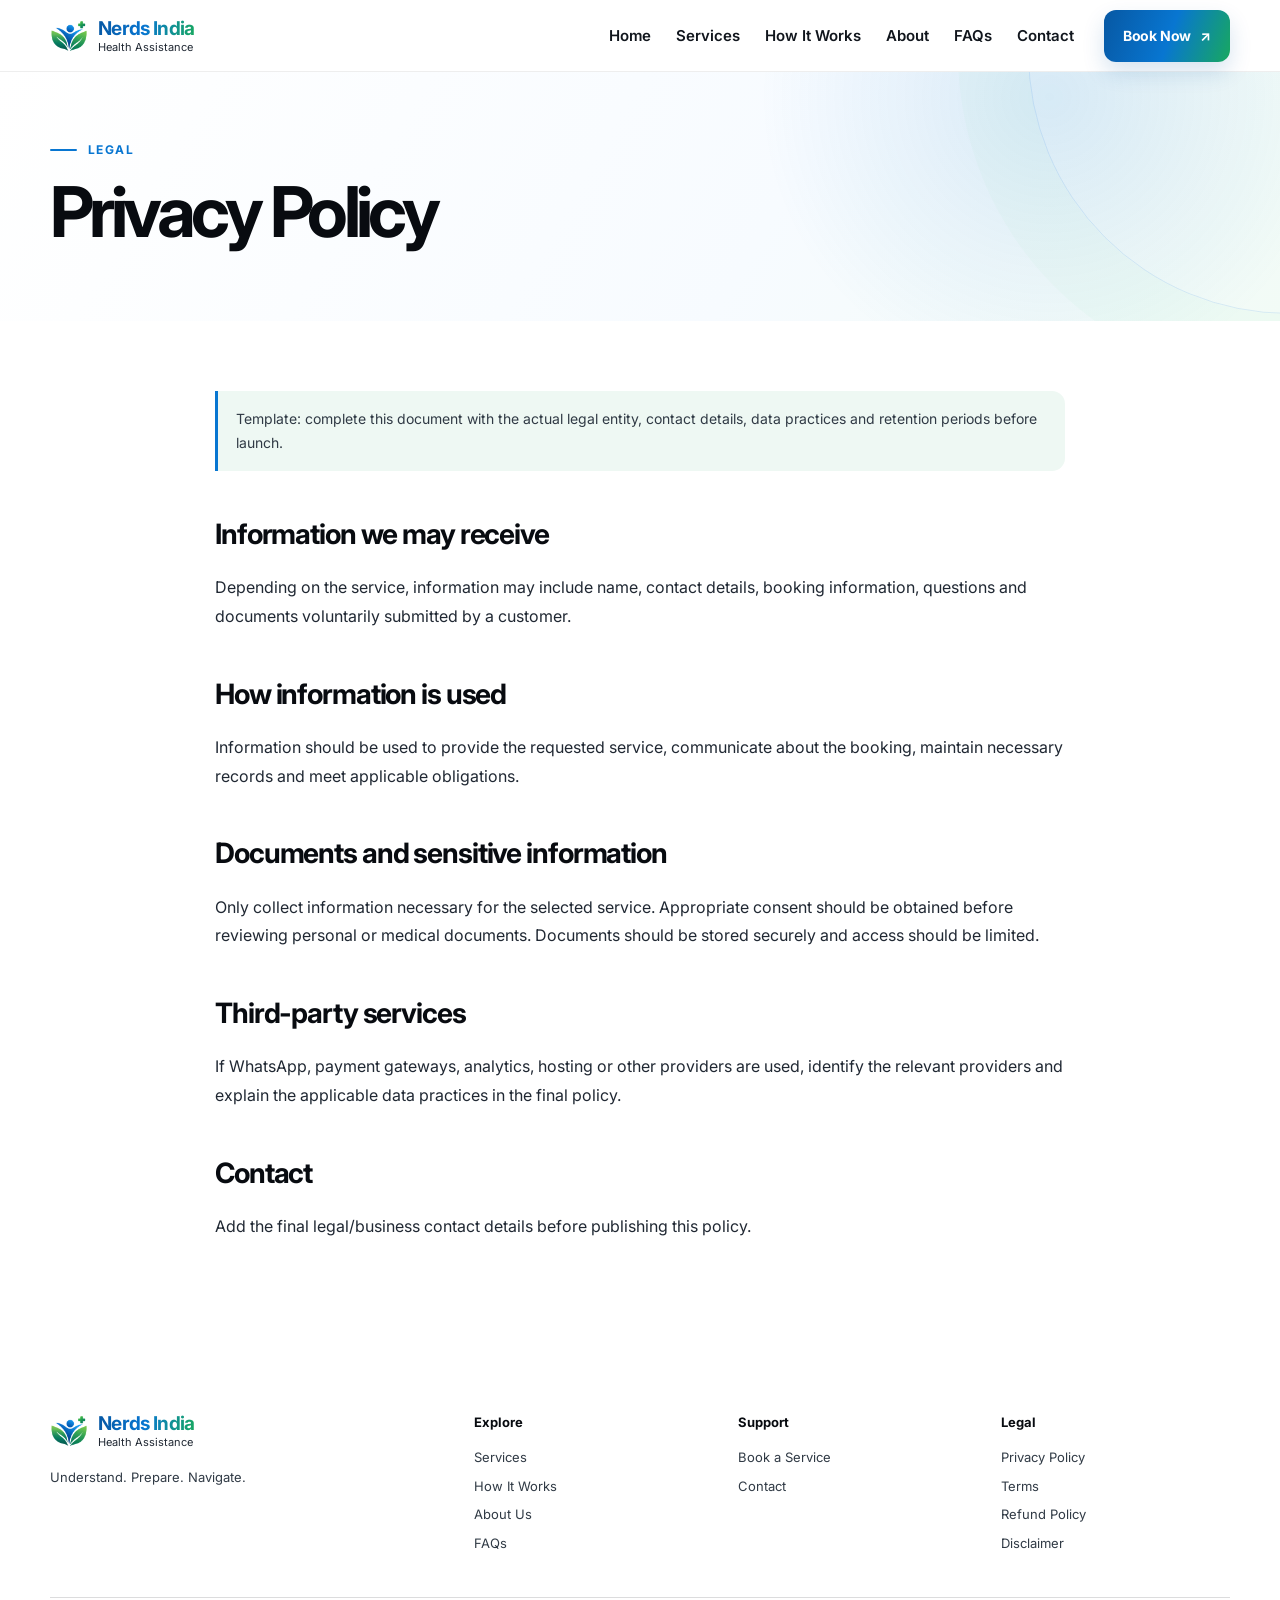
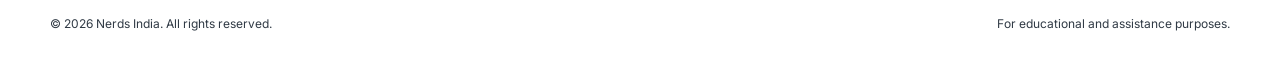
<file: privacy.html>
<!DOCTYPE html>
<html lang="en">
<head>
<meta charset="UTF-8">
<meta name="viewport" content="width=device-width, initial-scale=1.0">
<title>Privacy Policy | Nerds India</title>
<meta name="description" content="Privacy Policy for Nerds India.">
<meta name="robots" content="index, follow">
<link rel="canonical" href="https://nerdsindia.com/privacy.html">
<link rel="icon" type="image/png" sizes="512x512" href="favicon.png">
<link rel="apple-touch-icon" href="favicon.png">
<link rel="stylesheet" href="style.css">
</head>
<body>

<header class="header">
  <div class="container nav">
    <a class="brand" href="index.html" aria-label="Nerds India home">
      <img class="brand-logo" src="logo-mark.png" alt="Nerds India logo">
      <span><b>Nerds India</b><em>Health Assistance</em></span>
    </a>

    <nav class="main-nav" aria-label="Main navigation">
      <a href="index.html">Home</a>
      <a href="services.html">Services</a>
      <a href="how-it-works.html">How It Works</a>
      <a href="about.html">About</a>
      <a href="faq.html">FAQs</a>
      <a href="contact.html">Contact</a>
    </nav>

    <a class="top-book" href="index.html#book">Book Now <span>↗</span></a>
    <button class="menu" aria-label="Open navigation menu" aria-expanded="false">
      <span></span><span></span>
    </button>
  </div>
</header>

<main>

<section class="page-hero compact">
  <div class="container"><div class="eyebrow"><span></span> LEGAL</div><h1>Privacy Policy</h1></div>
</section>
<section class="legal-section"><div class="container legal-copy">
<div class="legal-notice">Template: complete this document with the actual legal entity, contact details, data practices and retention periods before launch.</div>
<h2>Information we may receive</h2><p>Depending on the service, information may include name, contact details, booking information, questions and documents voluntarily submitted by a customer.</p>
<h2>How information is used</h2><p>Information should be used to provide the requested service, communicate about the booking, maintain necessary records and meet applicable obligations.</p>
<h2>Documents and sensitive information</h2><p>Only collect information necessary for the selected service. Appropriate consent should be obtained before reviewing personal or medical documents. Documents should be stored securely and access should be limited.</p>
<h2>Third-party services</h2><p>If WhatsApp, payment gateways, analytics, hosting or other providers are used, identify the relevant providers and explain the applicable data practices in the final policy.</p>
<h2>Contact</h2><p>Add the final legal/business contact details before publishing this policy.</p>
</div></section>

</main>

<footer>
  <div class="container footer-grid">
    <div class="footer-brand">
      <a class="brand" href="index.html">
        <img class="brand-logo" src="logo-mark.png" alt="Nerds India logo">
        <span><b>Nerds India</b><em>Health Assistance</em></span>
      </a>
      <p>Understand. Prepare. Navigate.</p>
    </div>

    <div>
      <h4>Explore</h4>
      <a href="services.html">Services</a>
      <a href="how-it-works.html">How It Works</a>
      <a href="about.html">About Us</a>
      <a href="faq.html">FAQs</a>
    </div>

    <div>
      <h4>Support</h4>
      <a href="index.html#book">Book a Service</a>
      <a href="contact.html">Contact</a>
    </div>

    <div>
      <h4>Legal</h4>
      <a href="privacy.html">Privacy Policy</a>
      <a href="terms.html">Terms</a>
      <a href="refund.html">Refund Policy</a>
      <a href="disclaimer.html">Disclaimer</a>
    </div>
  </div>

  <div class="container footer-bottom">
    <span>© 2026 Nerds India. All rights reserved.</span>
    <span>For educational and assistance purposes.</span>
  </div>
</footer>

<script src="script.js"></script>
</body>
</html>
</file>
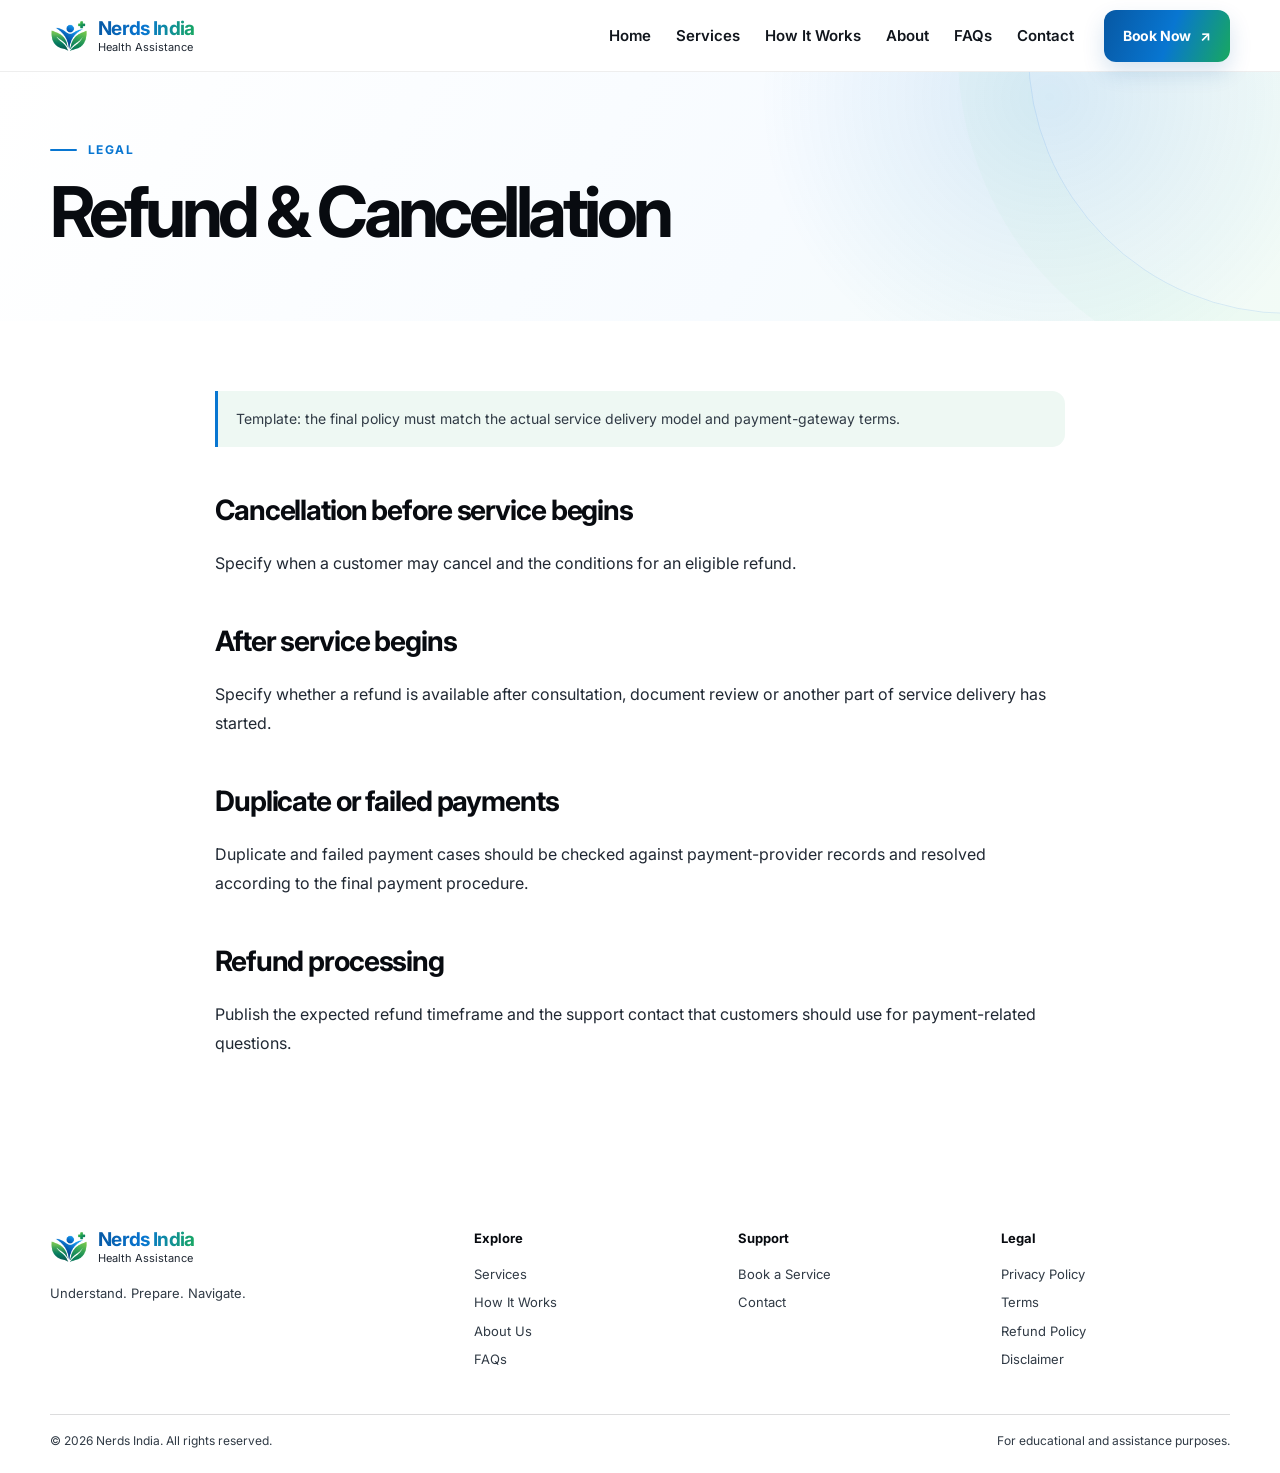
<file: refund.html>
<!DOCTYPE html>
<html lang="en">
<head>
<meta charset="UTF-8">
<meta name="viewport" content="width=device-width, initial-scale=1.0">
<title>Refund Policy | Nerds India</title>
<meta name="description" content="Refund and cancellation policy for Nerds India services.">
<meta name="robots" content="index, follow">
<link rel="canonical" href="https://nerdsindia.com/refund.html">
<link rel="icon" type="image/png" sizes="512x512" href="favicon.png">
<link rel="apple-touch-icon" href="favicon.png">
<link rel="stylesheet" href="style.css">
</head>
<body>

<header class="header">
  <div class="container nav">
    <a class="brand" href="index.html" aria-label="Nerds India home">
      <img class="brand-logo" src="logo-mark.png" alt="Nerds India logo">
      <span><b>Nerds India</b><em>Health Assistance</em></span>
    </a>

    <nav class="main-nav" aria-label="Main navigation">
      <a href="index.html">Home</a>
      <a href="services.html">Services</a>
      <a href="how-it-works.html">How It Works</a>
      <a href="about.html">About</a>
      <a href="faq.html">FAQs</a>
      <a href="contact.html">Contact</a>
    </nav>

    <a class="top-book" href="index.html#book">Book Now <span>↗</span></a>
    <button class="menu" aria-label="Open navigation menu" aria-expanded="false">
      <span></span><span></span>
    </button>
  </div>
</header>

<main>

<section class="page-hero compact">
  <div class="container"><div class="eyebrow"><span></span> LEGAL</div><h1>Refund & Cancellation</h1></div>
</section>
<section class="legal-section"><div class="container legal-copy">
<div class="legal-notice">Template: the final policy must match the actual service delivery model and payment-gateway terms.</div>
<h2>Cancellation before service begins</h2><p>Specify when a customer may cancel and the conditions for an eligible refund.</p>
<h2>After service begins</h2><p>Specify whether a refund is available after consultation, document review or another part of service delivery has started.</p>
<h2>Duplicate or failed payments</h2><p>Duplicate and failed payment cases should be checked against payment-provider records and resolved according to the final payment procedure.</p>
<h2>Refund processing</h2><p>Publish the expected refund timeframe and the support contact that customers should use for payment-related questions.</p>
</div></section>

</main>

<footer>
  <div class="container footer-grid">
    <div class="footer-brand">
      <a class="brand" href="index.html">
        <img class="brand-logo" src="logo-mark.png" alt="Nerds India logo">
        <span><b>Nerds India</b><em>Health Assistance</em></span>
      </a>
      <p>Understand. Prepare. Navigate.</p>
    </div>

    <div>
      <h4>Explore</h4>
      <a href="services.html">Services</a>
      <a href="how-it-works.html">How It Works</a>
      <a href="about.html">About Us</a>
      <a href="faq.html">FAQs</a>
    </div>

    <div>
      <h4>Support</h4>
      <a href="index.html#book">Book a Service</a>
      <a href="contact.html">Contact</a>
    </div>

    <div>
      <h4>Legal</h4>
      <a href="privacy.html">Privacy Policy</a>
      <a href="terms.html">Terms</a>
      <a href="refund.html">Refund Policy</a>
      <a href="disclaimer.html">Disclaimer</a>
    </div>
  </div>

  <div class="container footer-bottom">
    <span>© 2026 Nerds India. All rights reserved.</span>
    <span>For educational and assistance purposes.</span>
  </div>
</footer>

<script src="script.js"></script>
</body>
</html>
</file>
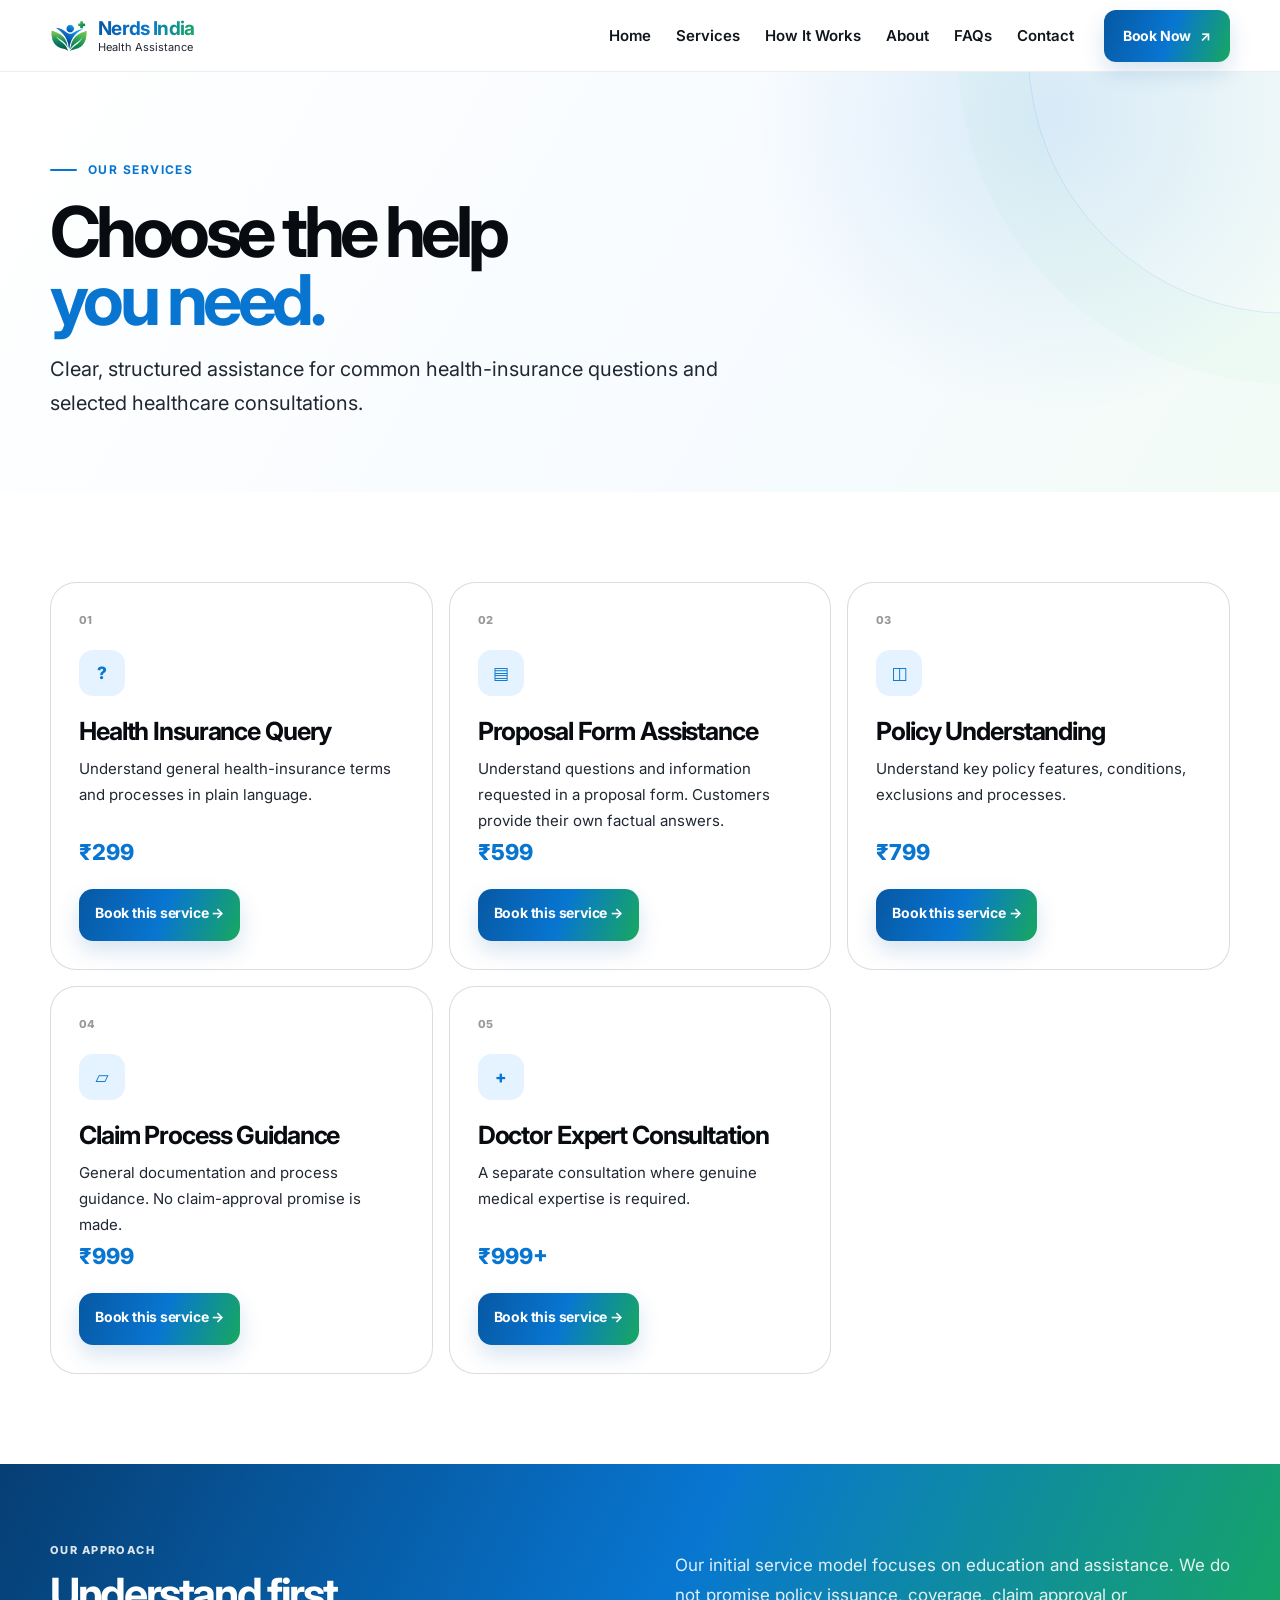
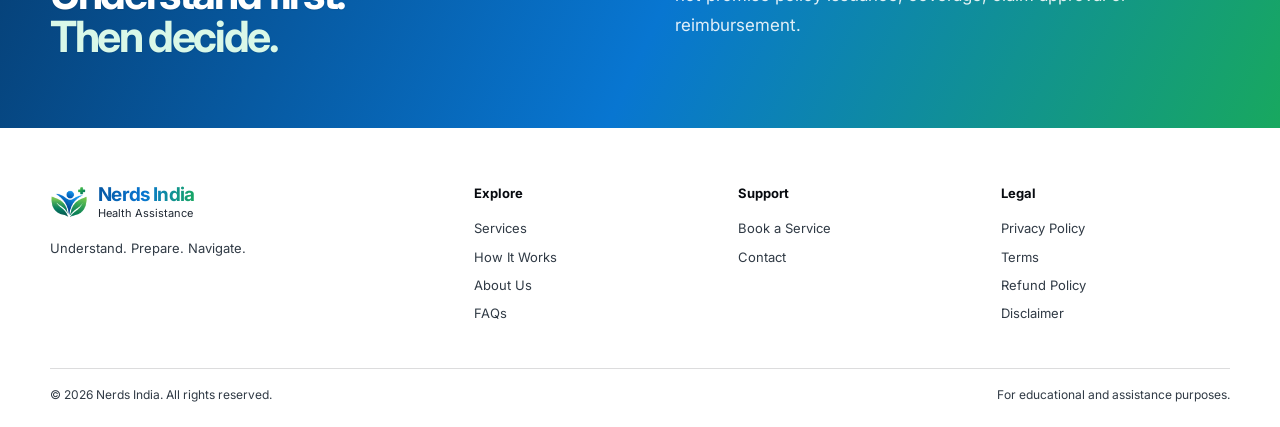
<file: services.html>
<!DOCTYPE html>
<html lang="en">
<head>
<meta charset="UTF-8">
<meta name="viewport" content="width=device-width, initial-scale=1.0">
<title>Services | Nerds India</title>
<meta name="description" content="Explore health insurance assistance, proposal form assistance, policy understanding, claim process guidance and doctor consultation services.">
<meta name="robots" content="index, follow">
<link rel="canonical" href="https://nerdsindia.com/services.html">
<link rel="icon" type="image/png" sizes="512x512" href="favicon.png">
<link rel="apple-touch-icon" href="favicon.png">
<link rel="stylesheet" href="style.css">
</head>
<body>

<header class="header">
  <div class="container nav">
    <a class="brand" href="index.html" aria-label="Nerds India home">
      <img class="brand-logo" src="logo-mark.png" alt="Nerds India logo">
      <span><b>Nerds India</b><em>Health Assistance</em></span>
    </a>

    <nav class="main-nav" aria-label="Main navigation">
      <a href="index.html">Home</a>
      <a href="services.html">Services</a>
      <a href="how-it-works.html">How It Works</a>
      <a href="about.html">About</a>
      <a href="faq.html">FAQs</a>
      <a href="contact.html">Contact</a>
    </nav>

    <a class="top-book" href="index.html#book">Book Now <span>↗</span></a>
    <button class="menu" aria-label="Open navigation menu" aria-expanded="false">
      <span></span><span></span>
    </button>
  </div>
</header>

<main>

<section class="page-hero">
  <div class="container">
    <div class="eyebrow"><span></span> OUR SERVICES</div>
    <h1>Choose the help<br><strong>you need.</strong></h1>
    <p class="page-lead">Clear, structured assistance for common health-insurance questions and selected healthcare consultations.</p>
  </div>
</section>

<section class="inner-section">
  <div class="container service-detail-grid">

    <article class="detail-card">
      <span class="detail-number">01</span>
      <div class="detail-icon">?</div>
      <h2>Health Insurance Query</h2>
      <p>Understand general health-insurance terms and processes in plain language.</p>
      <div class="detail-price">₹299</div>
      <a class="primary-btn" href="index.html#book">Book this service <span>→</span></a>
    </article>

    <article class="detail-card">
      <span class="detail-number">02</span>
      <div class="detail-icon">▤</div>
      <h2>Proposal Form Assistance</h2>
      <p>Understand questions and information requested in a proposal form. Customers provide their own factual answers.</p>
      <div class="detail-price">₹599</div>
      <a class="primary-btn" href="index.html#book">Book this service <span>→</span></a>
    </article>

    <article class="detail-card">
      <span class="detail-number">03</span>
      <div class="detail-icon">◫</div>
      <h2>Policy Understanding</h2>
      <p>Understand key policy features, conditions, exclusions and processes.</p>
      <div class="detail-price">₹799</div>
      <a class="primary-btn" href="index.html#book">Book this service <span>→</span></a>
    </article>

    <article class="detail-card">
      <span class="detail-number">04</span>
      <div class="detail-icon">▱</div>
      <h2>Claim Process Guidance</h2>
      <p>General documentation and process guidance. No claim-approval promise is made.</p>
      <div class="detail-price">₹999</div>
      <a class="primary-btn" href="index.html#book">Book this service <span>→</span></a>
    </article>

    <article class="detail-card">
      <span class="detail-number">05</span>
      <div class="detail-icon">+</div>
      <h2>Doctor Expert Consultation</h2>
      <p>A separate consultation where genuine medical expertise is required.</p>
      <div class="detail-price">₹999+</div>
      <a class="primary-btn" href="index.html#book">Book this service <span>→</span></a>
    </article>

  </div>
</section>

<section class="info-band">
  <div class="container info-band-inner">
    <div>
      <small>OUR APPROACH</small>
      <h2>Understand first.<br><strong>Then decide.</strong></h2>
    </div>
    <p>Our initial service model focuses on education and assistance. We do not promise policy issuance, coverage, claim approval or reimbursement.</p>
  </div>
</section>

</main>

<footer>
  <div class="container footer-grid">
    <div class="footer-brand">
      <a class="brand" href="index.html">
        <img class="brand-logo" src="logo-mark.png" alt="Nerds India logo">
        <span><b>Nerds India</b><em>Health Assistance</em></span>
      </a>
      <p>Understand. Prepare. Navigate.</p>
    </div>

    <div>
      <h4>Explore</h4>
      <a href="services.html">Services</a>
      <a href="how-it-works.html">How It Works</a>
      <a href="about.html">About Us</a>
      <a href="faq.html">FAQs</a>
    </div>

    <div>
      <h4>Support</h4>
      <a href="index.html#book">Book a Service</a>
      <a href="contact.html">Contact</a>
    </div>

    <div>
      <h4>Legal</h4>
      <a href="privacy.html">Privacy Policy</a>
      <a href="terms.html">Terms</a>
      <a href="refund.html">Refund Policy</a>
      <a href="disclaimer.html">Disclaimer</a>
    </div>
  </div>

  <div class="container footer-bottom">
    <span>© 2026 Nerds India. All rights reserved.</span>
    <span>For educational and assistance purposes.</span>
  </div>
</footer>

<script src="script.js"></script>
</body>
</html>
</file>
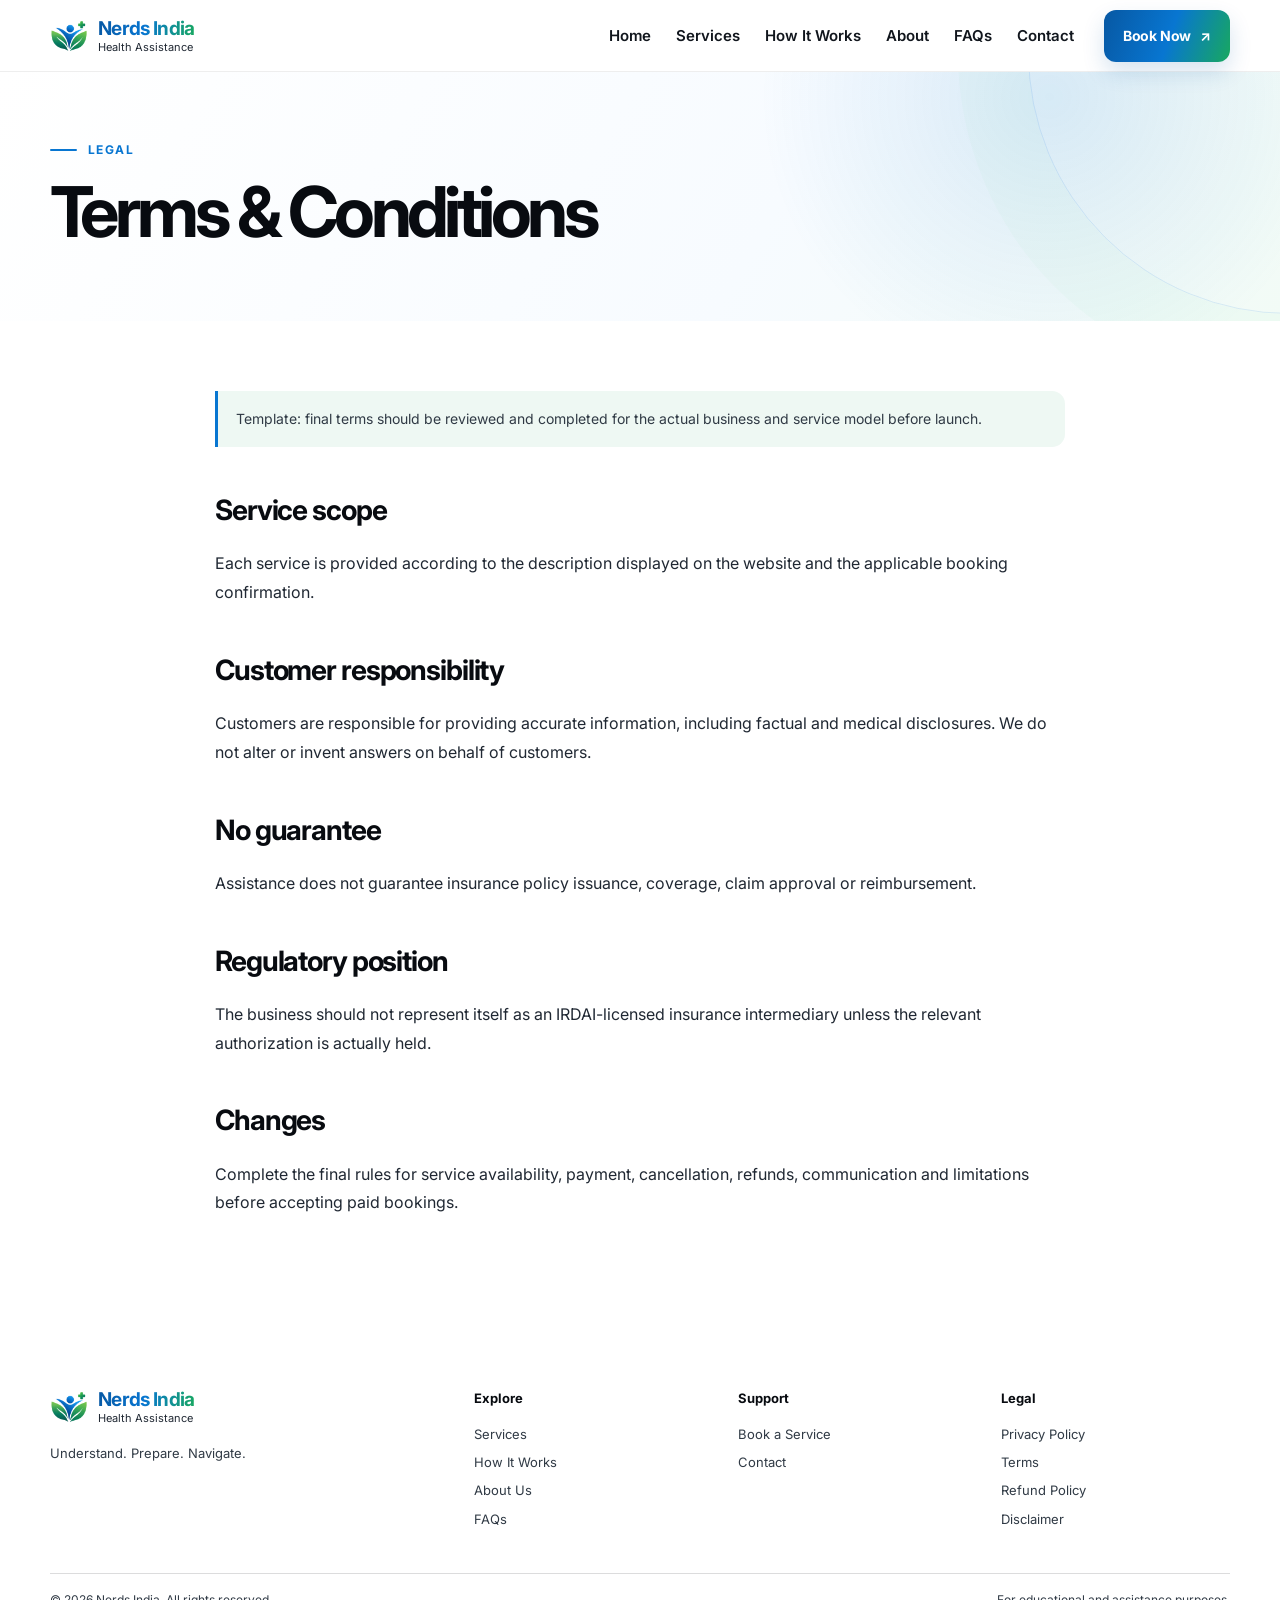
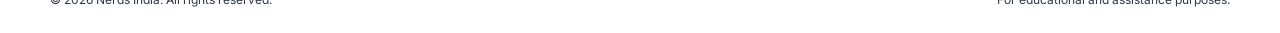
<file: terms.html>
<!DOCTYPE html>
<html lang="en">
<head>
<meta charset="UTF-8">
<meta name="viewport" content="width=device-width, initial-scale=1.0">
<title>Terms & Conditions | Nerds India</title>
<meta name="description" content="Terms and Conditions for Nerds India services.">
<meta name="robots" content="index, follow">
<link rel="canonical" href="https://nerdsindia.com/terms.html">
<link rel="icon" type="image/png" sizes="512x512" href="favicon.png">
<link rel="apple-touch-icon" href="favicon.png">
<link rel="stylesheet" href="style.css">
</head>
<body>

<header class="header">
  <div class="container nav">
    <a class="brand" href="index.html" aria-label="Nerds India home">
      <img class="brand-logo" src="logo-mark.png" alt="Nerds India logo">
      <span><b>Nerds India</b><em>Health Assistance</em></span>
    </a>

    <nav class="main-nav" aria-label="Main navigation">
      <a href="index.html">Home</a>
      <a href="services.html">Services</a>
      <a href="how-it-works.html">How It Works</a>
      <a href="about.html">About</a>
      <a href="faq.html">FAQs</a>
      <a href="contact.html">Contact</a>
    </nav>

    <a class="top-book" href="index.html#book">Book Now <span>↗</span></a>
    <button class="menu" aria-label="Open navigation menu" aria-expanded="false">
      <span></span><span></span>
    </button>
  </div>
</header>

<main>

<section class="page-hero compact">
  <div class="container"><div class="eyebrow"><span></span> LEGAL</div><h1>Terms & Conditions</h1></div>
</section>
<section class="legal-section"><div class="container legal-copy">
<div class="legal-notice">Template: final terms should be reviewed and completed for the actual business and service model before launch.</div>
<h2>Service scope</h2><p>Each service is provided according to the description displayed on the website and the applicable booking confirmation.</p>
<h2>Customer responsibility</h2><p>Customers are responsible for providing accurate information, including factual and medical disclosures. We do not alter or invent answers on behalf of customers.</p>
<h2>No guarantee</h2><p>Assistance does not guarantee insurance policy issuance, coverage, claim approval or reimbursement.</p>
<h2>Regulatory position</h2><p>The business should not represent itself as an IRDAI-licensed insurance intermediary unless the relevant authorization is actually held.</p>
<h2>Changes</h2><p>Complete the final rules for service availability, payment, cancellation, refunds, communication and limitations before accepting paid bookings.</p>
</div></section>

</main>

<footer>
  <div class="container footer-grid">
    <div class="footer-brand">
      <a class="brand" href="index.html">
        <img class="brand-logo" src="logo-mark.png" alt="Nerds India logo">
        <span><b>Nerds India</b><em>Health Assistance</em></span>
      </a>
      <p>Understand. Prepare. Navigate.</p>
    </div>

    <div>
      <h4>Explore</h4>
      <a href="services.html">Services</a>
      <a href="how-it-works.html">How It Works</a>
      <a href="about.html">About Us</a>
      <a href="faq.html">FAQs</a>
    </div>

    <div>
      <h4>Support</h4>
      <a href="index.html#book">Book a Service</a>
      <a href="contact.html">Contact</a>
    </div>

    <div>
      <h4>Legal</h4>
      <a href="privacy.html">Privacy Policy</a>
      <a href="terms.html">Terms</a>
      <a href="refund.html">Refund Policy</a>
      <a href="disclaimer.html">Disclaimer</a>
    </div>
  </div>

  <div class="container footer-bottom">
    <span>© 2026 Nerds India. All rights reserved.</span>
    <span>For educational and assistance purposes.</span>
  </div>
</footer>

<script src="script.js"></script>
</body>
</html>
</file>
<file: style.css>
@import url('https://fonts.googleapis.com/css2?family=Inter:wght@400;500;600;700;800&display=swap');

:root{
  --red:#0876d1;
  --red-dark:#0758a3;
  --red-deep:#063e73;
  --rose:#e8f5ff;
  --rose-2:#f2fbf6;
  --ink:#171720;
  --muted:#6d6d76;
  --line:rgba(18,18,25,.09);
  --max:1180px;
}

*{box-sizing:border-box}
html{scroll-behavior:smooth}
body{
  margin:0;
  color:var(--ink);
  background:#fff;
  font-family:'Inter',system-ui,-apple-system,BlinkMacSystemFont,'Segoe UI',sans-serif;
  -webkit-font-smoothing:antialiased;
  text-rendering:optimizeLegibility;
  line-height:1.5;
}
a{text-decoration:none;color:inherit}
button,select{font:inherit}
.container{width:min(var(--max),calc(100% - 40px));margin:auto}

/* Header */
.header{
  position:sticky;top:0;z-index:50;height:72px;
  background:rgba(255,255,255,.82);
  border-bottom:1px solid rgba(18,18,25,.07);
  backdrop-filter:saturate(180%) blur(22px);
  -webkit-backdrop-filter:saturate(180%) blur(22px);
}
.nav{height:72px;display:flex;align-items:center;gap:30px}
.brand{display:flex;align-items:center;gap:10px}
.brand>span:last-child{display:flex;flex-direction:column;line-height:1}
.brand b{font-size:17px;letter-spacing:-.035em}
.brand em{font-style:normal;color:#77777e;font-size:10px;margin-top:4px}
.logo-mark{
  position:relative;width:33px;height:33px;border-radius:50% 50% 50% 12px;
  transform:rotate(-8deg);background:linear-gradient(145deg,#0876d1,#18b86a);
}
.logo-mark:before,.logo-mark:after,.logo-mark i{content:"";position:absolute;background:white;border-radius:10px}
.logo-mark:before{width:3px;height:22px;left:15px;top:5px;transform:rotate(28deg)}
.logo-mark:after{width:11px;height:3px;left:7px;top:11px;transform:rotate(-28deg)}
.logo-mark i{width:9px;height:3px;left:17px;top:21px;transform:rotate(35deg)}

.brand-logo{width:38px;height:38px;object-fit:contain;flex:0 0 38px}
.brand b{background:linear-gradient(100deg,#0758a3 0%,#0876d1 48%,#18a85f 100%);-webkit-background-clip:text;background-clip:text;color:transparent}
.logo-mark{display:none}
.top-book,.btn.primary,.book-btn,.form-actions button,.result-actions a,.final-cta a{background:linear-gradient(110deg,#0876d1,#18b86a)}
.top-book:hover,.btn.primary:hover{background:linear-gradient(110deg,#0758a3,#138c51)}
.service-card:after{background:#e8f7ef}
.service-head i,.trust i,.step i{background:#e5f2ff;color:#0876d1}
.service-foot b,.service-foot a{color:#0876d1}
.booking-heading small,.booking-heading>span,.eyebrow,.section-top h2 strong,.process h2 strong,.faq-inner h2 strong,.info-band strong{color:#0876d1}
.booking-note i,.form-note i{color:#18a85f}
.final-cta{background:linear-gradient(125deg,#0758a3,#0876d1 55%,#18a85f)}
@media(max-width:760px){.brand-logo{width:35px;height:35px;flex-basis:35px}}

nav{display:flex;gap:25px;margin-left:auto}
nav a{font-size:13px;color:#4e4e56;padding:26px 0;position:relative}
nav a:hover,nav a.active{color:var(--red)}
nav a.active:after{content:"";position:absolute;bottom:16px;left:0;right:0;height:2px;background:var(--red);border-radius:5px}
.top-book{
  display:flex;align-items:center;gap:9px;color:#fff;background:var(--red);
  padding:12px 19px;border-radius:14px;font-size:12px;font-weight:750;
  box-shadow:0 8px 22px rgba(8,118,209,.17);transition:.2s ease;
}
.top-book:hover{background:var(--red-dark);transform:translateY(-1px)}
.menu{display:none;border:0;background:var(--rose);width:42px;height:42px;border-radius:50%}
.menu span{display:block;width:16px;height:2px;background:var(--red);margin:4px auto}

/* Hero */
.hero{
  position:relative;overflow:hidden;min-height:610px;
  display:flex;align-items:center;padding:62px 0 68px;
  background:
    radial-gradient(circle at 78% 15%,rgba(8,118,209,.16),transparent 25%),
    radial-gradient(circle at 95% 85%,rgba(32,184,106,.18),transparent 34%),
    linear-gradient(120deg,#fff 0%,#f8fcff 48%,#f0fbf5 100%);
}
.hero:before{
  content:"";position:absolute;width:760px;height:760px;right:-350px;top:-205px;border-radius:50%;
  border:1px solid rgba(8,118,209,.12);
  box-shadow:0 0 0 80px rgba(8,118,209,.035),0 0 0 160px rgba(32,184,106,.025);
}
.hero-orb{position:absolute;border-radius:50%;pointer-events:none}
.orb-a{width:240px;height:240px;left:-140px;bottom:-80px;background:rgba(32,184,106,.12)}
.orb-b{width:130px;height:130px;right:29%;bottom:-80px;background:rgba(8,118,209,.08)}
.hero-grid{
  position:relative;z-index:2;
  display:grid;grid-template-columns:minmax(0,1fr) 440px;
  gap:64px;align-items:center;
}
.hero-copy{min-width:0}
.eyebrow{
  display:flex;align-items:center;gap:11px;color:var(--red);
  font-size:10px;font-weight:800;letter-spacing:.13em;
}
.eyebrow span{width:27px;height:2px;background:currentColor;border-radius:5px}
.hero h1{
  margin:20px 0 22px;max-width:700px;
  font-size:clamp(54px,6.3vw,77px);line-height:.97;
  letter-spacing:-.067em;font-weight:750;
}
.hero h1 strong{color:var(--red);font-weight:750}
.hero-copy>p{margin:0;max-width:610px;color:#666670;font-size:18px;line-height:1.6}
.actions{display:flex;gap:10px;margin-top:29px}
.btn{display:inline-flex;align-items:center;justify-content:center;gap:16px;padding:14px 21px;border-radius:15px;font-size:13px;font-weight:750;transition:.2s ease}
.btn.primary{color:white;background:var(--red);box-shadow:0 12px 25px rgba(8,118,209,.18)}
.btn.primary:hover{background:var(--red-dark);transform:translateY(-2px)}
.btn.secondary{background:white;border:1px solid var(--line)}
.btn.secondary:hover{color:var(--red);border-color:rgba(8,118,209,.28)}
.trust{
  display:flex;gap:27px;margin-top:40px;padding-top:23px;
  border-top:1px solid rgba(20,20,25,.08);max-width:690px;
}
.trust>div{display:flex;align-items:center;gap:9px}
.trust i{
  width:32px;height:32px;border-radius:10px;background: #e5f2ff;color:var(--red);
  display:grid;place-items:center;font-style:normal;font-weight:800;font-size:13px;
}
.trust b,.trust small{display:block}
.trust b{font-size:11px}.trust small{font-size:10px;color:#88888f;margin-top:2px}

/* Booking */
.booking-area{position:relative;max-width:455px;width:100%;justify-self:end}
.booking-card{
  background:rgba(255,255,255,.91);border:1px solid rgba(255,255,255,.95);
  border-radius:31px;padding:31px;box-shadow:0 25px 65px rgba(7,63,115,.12);
  backdrop-filter:blur(25px);-webkit-backdrop-filter:blur(25px);
}
.booking-heading{display:flex;justify-content:space-between;align-items:flex-start;gap:10px}
.booking-heading small{display:block;color:var(--red);font-size:9px;font-weight:800;letter-spacing:.14em;margin-bottom:5px}
.booking-heading h2{font-size:29px;letter-spacing:-.05em;margin:0}
.booking-heading>span{font-size:9px;font-weight:750;color:var(--red);background:#e8f7ef;border-radius:99px;padding:7px 9px;white-space:nowrap}
.booking-card>p{font-size:13px;color:#202833;margin:11px 0 23px}
.booking-card label{font-size:12px;font-weight:750;display:block;margin-bottom:8px}
.select-box{position:relative}
.select-box:after{content:"⌄";position:absolute;right:17px;top:50%;transform:translateY(-55%);color:var(--red);pointer-events:none}
select{
  appearance:none;width:100%;height:52px;border:1px solid rgba(20,20,25,.13);
  background:#fff;border-radius:15px;padding:0 40px 0 15px;color:#292930;outline:0;font-size:13px;
}
select:focus{border-color:rgba(8,118,209,.45);box-shadow:0 0 0 4px rgba(8,118,209,.06)}
.book-btn{
  width:100%;height:53px;border:0;border-radius:15px;margin-top:11px;
  background:linear-gradient(110deg,var(--red),#18b86a);color:#fff;
  display:flex;align-items:center;justify-content:center;gap:13px;
  font-weight:750;font-size:13px;cursor:pointer;box-shadow:0 12px 24px rgba(8,118,209,.18);transition:.2s ease;
}
.book-btn:hover{transform:translateY(-1px)}
.booking-note{
  display:flex;align-items:center;gap:10px;background:#eef8f3;border-radius:14px;padding:12px;margin-top:12px
}
.booking-note i{
  width:28px;height:28px;background:#fff;border-radius:9px;display:grid;place-items:center;color:var(--red);font-style:normal;font-weight:800
}
.booking-note b,.booking-note small{display:block}.booking-note b{font-size:10px}.booking-note small{font-size:9px;color:#85858c;margin-top:2px}

/* Services */
.services{padding:96px 0 105px;background:#fff}
.section-top{display:flex;align-items:flex-end;justify-content:space-between;gap:30px;margin-bottom:38px}
.section-top h2,.process h2{
  margin:14px 0 13px;font-size:clamp(38px,4.4vw,54px);line-height:1.02;letter-spacing:-.06em
}
.section-top h2 strong,.process h2 strong,.faq-inner h2 strong{color:var(--red)}
.section-top p{margin:0;max-width:600px;color:#76767e;font-size:14px}
.outline{
  border:1px solid rgba(8,118,209,.27);color:var(--red);border-radius:15px;padding:12px 16px;
  font-size:11px;font-weight:750;white-space:nowrap
}
.outline:hover{background:#eff8ff}
.service-grid{display:grid;grid-template-columns:repeat(5,1fr);gap:12px}
.service-card{
  min-height:292px;padding:21px 19px 19px;border:1px solid var(--line);border-radius:23px;
  background:#fff;display:flex;flex-direction:column;transition:.22s ease;position:relative;overflow:hidden
}
.service-card:after{
  content:"";position:absolute;width:100px;height:100px;right:-55px;top:-55px;border-radius:50%;background:#e8f7ef
}
.service-card:hover{transform:translateY(-4px);box-shadow:0 17px 38px rgba(7,63,115,.08);border-color:rgba(8,118,209,.18)}
.service-head{display:flex;justify-content:space-between;align-items:center;margin-bottom:19px}
.service-head small{font-size:9px;color:#303a45;font-weight:750}
.service-head i{
  width:40px;height:40px;border-radius:13px;background:#e5f2ff;color:var(--red);
  display:grid;place-items:center;font-style:normal;font-weight:800;font-size:16px
}
.service-card h3{font-size:16px;line-height:1.15;letter-spacing:-.035em;margin:0 0 10px}
.service-card p{color:#202833;font-size:11px;line-height:1.55;margin:0}
.service-foot{margin-top:auto;display:flex;justify-content:space-between;align-items:center;padding-top:18px}
.service-foot b{color:var(--red);font-size:17px}
.service-foot a{color:var(--red);font-size:10px;font-weight:750}

/* Process */
.process{background:#f6fbff;padding:95px 0 100px}
.process-top{margin-bottom:55px}
.process-top>p{max-width:390px;color:#202833;font-size:14px;margin:0 0 6px}
.steps{display:grid;grid-template-columns:1fr auto 1fr auto 1fr auto 1fr auto 1fr;align-items:start;gap:13px}
.step i{
  width:43px;height:43px;border-radius:50%;display:grid;place-items:center;background:#e4f2ff;
  color:var(--red);font-style:normal;font-size:10px;font-weight:800;margin-bottom:14px
}
.step b{display:block;font-size:12px;margin-bottom:4px}
.step span{display:block;color:#303a45;font-size:10px;line-height:1.4}
.step-line{height:1px;background:#b9d9ee;margin-top:21px;width:34px}

/* FAQ */
.faq-preview{padding:85px 0;background:#fff}
.faq-inner{display:grid;grid-template-columns:.65fr 1.35fr;gap:90px;align-items:start}
.faq-inner h2{font-size:48px;line-height:1;letter-spacing:-.06em;margin:16px 0 0}
.faq-list details{border-top:1px solid var(--line);padding:19px 0}
.faq-list details:last-child{border-bottom:1px solid var(--line)}
.faq-list summary{list-style:none;cursor:pointer;font-size:14px;font-weight:650;display:flex;justify-content:space-between;gap:20px}
.faq-list summary::-webkit-details-marker{display:none}
.faq-list summary b{font-size:20px;color:var(--red);font-weight:400}
.faq-list p{font-size:12px;color:#202833;max-width:650px;margin:12px 0 0}

/* Final CTA */
.final-cta{position:relative;overflow:hidden;background:linear-gradient(115deg,#063e73,#0876d1 52%,#18a85f);color:white}
.cta-circle{position:absolute;border:1px solid rgba(255,255,255,.08);border-radius:50%}
.cta-circle.one{width:430px;height:430px;left:-250px;top:-240px;box-shadow:0 0 0 65px rgba(255,255,255,.018)}
.cta-circle.two{width:370px;height:370px;right:-200px;bottom:-270px}
.final-inner{min-height:270px;display:flex;align-items:center;justify-content:space-between;gap:40px;position:relative;z-index:2}
.final-inner small{font-size:10px;letter-spacing:.13em;font-weight:800;opacity:.7}
.final-inner h2{font-size:44px;line-height:1;letter-spacing:-.055em;margin:9px 0 7px}
.final-inner p{margin:0;color:rgba(255,255,255,.7);font-size:14px}
.final-inner>a{
  background:white;color:var(--red);border-radius:15px;padding:14px 20px;font-size:12px;font-weight:750;white-space:nowrap
}

/* Footer */
footer{background:#fff}
.footer-grid{display:grid;grid-template-columns:1.7fr 1fr 1fr 1fr;gap:35px;padding:55px 0 43px}
.footer-brand p{font-size:11px;color:#929299;margin:17px 0 0}
.footer-grid>div:not(.footer-brand){display:flex;flex-direction:column;gap:7px}
.footer-grid h4{font-size:11px;margin:0 0 7px}
.footer-grid>div>a:not(.brand){font-size:11px;color:#7b7b83}
.footer-grid>div>a:hover{color:var(--red)}
.footer-bottom{border-top:1px solid var(--line);padding:17px 0 23px;display:flex;justify-content:space-between;color:#303a45;font-size:9px}

/* Mobile */
@media(max-width:1000px){
  nav{gap:16px}
  .hero-grid{grid-template-columns:minmax(0,1fr) 400px;gap:38px}
  .hero h1{font-size:58px}
  .service-grid{grid-template-columns:repeat(3,1fr)}
  .steps{grid-template-columns:repeat(3,1fr);gap:35px 20px}
  .step-line{display:none}
}
@media(max-width:800px){
  .header,.nav{height:64px}
  nav,.top-book{display:none}
  .menu{display:block;margin-left:auto}
  .hero{min-height:0;padding:55px 0 60px}
  .hero-grid{grid-template-columns:1fr;gap:43px}
  .hero-copy{text-align:center}
  .hero-copy .eyebrow{justify-content:center}
  .hero h1{font-size:52px;margin-top:17px}
  .hero-copy>p{font-size:16px;max-width:600px;margin:auto}
  .actions{justify-content:center}
  .trust{max-width:520px;margin:34px auto 0;justify-content:space-between;text-align:left}
  .booking-area{justify-self:center;max-width:520px}
  .booking-card{padding:25px}
  .services,.process{padding:72px 0}
  .section-top,.process-top{display:block}
  .outline{display:inline-flex;margin-top:22px}
  .service-grid{grid-template-columns:repeat(2,1fr)}
  .faq-inner{grid-template-columns:1fr;gap:35px}
  .final-inner{min-height:0;padding:55px 0;display:grid;grid-template-columns:1fr auto}
  .footer-grid{grid-template-columns:1.5fr 1fr 1fr}
}
@media(max-width:560px){
  .container{width:min(var(--max),calc(100% - 28px))}
  .hero{padding:42px 0 48px}
  .hero h1{font-size:45px;letter-spacing:-.065em}
  .hero-copy>p{font-size:15px;line-height:1.55}
  .actions{flex-direction:column;gap:9px}
  .btn{width:100%;padding:13px}
  .trust{
    flex-direction:column;align-items:flex-start;gap:12px;
    width:max-content;max-width:100%;padding-top:20px
  }
  .trust>div{gap:9px}
  .booking-area{width:100%}
  .booking-card{border-radius:26px;padding:21px}
  .booking-heading{display:block}
  .booking-heading>span{display:inline-block;margin-top:9px}
  .booking-heading h2{font-size:27px}
  .booking-card>p{margin:9px 0 19px;font-size:12px}
  .services,.process{padding:60px 0}
  .section-top h2,.process h2{font-size:38px}
  .service-grid{grid-template-columns:1fr;gap:10px}
  .service-card{min-height:0;padding:19px}
  .service-card p{max-width:300px}
  .process-top>p{margin-top:0}
  .steps{grid-template-columns:1fr;gap:18px}
  .step{display:grid;grid-template-columns:43px 1fr;column-gap:13px;align-items:center}
  .step i{grid-row:span 2;margin:0}
  .step b,.step span{grid-column:2}
  .step span{margin-top:1px}
  .faq-preview{padding:60px 0}
  .faq-inner h2{font-size:41px}
  .final-inner{grid-template-columns:1fr;gap:24px}
  .final-inner h2{font-size:39px}
  .final-inner>a{width:max-content}
  .footer-grid{grid-template-columns:1fr 1fr;gap:30px 20px}
  .footer-brand{grid-column:1/-1}
  .footer-bottom{display:block}
  .footer-bottom span{display:block;margin:5px 0}
}


/* Mobile navigation drawer */
@media(max-width:800px){
  .main-nav{
    position:absolute;
    left:14px;
    right:14px;
    top:72px;
    display:none;
    flex-direction:column;
    align-items:stretch;
    gap:0;
    padding:8px;
    background:rgba(255,255,255,.96);
    border:1px solid rgba(18,18,25,.08);
    border-radius:20px;
    box-shadow:0 18px 50px rgba(40,10,20,.13);
    backdrop-filter:blur(24px);
    -webkit-backdrop-filter:blur(24px);
  }

  .main-nav.mobile-open{
    display:flex;
  }

  .main-nav a{
    padding:13px 14px;
    border-radius:13px;
    font-size:14px;
  }

  .main-nav a:hover,
  .main-nav a.active{
    background:#e8f5ff;
    color:var(--red);
  }

  .main-nav a.active:after{
    display:none;
  }
}

@media(max-width:560px){
  .main-nav{
    top:64px;
    left:8px;
    right:8px;
  }
}


/* Shared inner pages */
.page-hero{
  position:relative;
  overflow:hidden;
  padding:90px 0 72px;
  background:
    radial-gradient(circle at 82% 10%,rgba(8,118,209,.13),transparent 27%),
    linear-gradient(120deg,#fff,#f7fbff 60%,#f2fbf6);
}
.page-hero:after{
  content:"";position:absolute;width:520px;height:520px;right:-270px;top:-280px;border:1px solid rgba(8,118,209,.12);border-radius:50%;
  box-shadow:0 0 0 70px rgba(24,184,106,.025);
}
.page-hero .container{position:relative;z-index:2}
.page-hero h1{
  max-width:900px;margin:20px 0 17px;font-size:clamp(48px,6vw,70px);line-height:.98;letter-spacing:-.065em
}
.page-hero h1 strong{color:var(--red)}
.page-lead{max-width:670px;margin:0;color:#707079;font-size:18px;line-height:1.6}
.page-hero.compact{padding:70px 0 58px}
.inner-section{padding:90px 0}
.service-detail-grid{display:grid;grid-template-columns:repeat(3,1fr);gap:16px}
.detail-card{
  border:1px solid var(--line);border-radius:26px;padding:28px;background:#fff;display:flex;flex-direction:column;min-height:350px;
  transition:.22s ease
}
.detail-card:hover{transform:translateY(-4px);box-shadow:0 18px 45px rgba(50,10,25,.07)}
.detail-number{font-size:10px;color:#999;font-weight:800}
.detail-icon{width:46px;height:46px;border-radius:14px;background: #e5f2ff;color:var(--red);display:grid;place-items:center;font-weight:800;margin:21px 0}
.detail-card h2{font-size:23px;line-height:1.05;letter-spacing:-.045em;margin:0 0 10px}
.detail-card p{font-size:13px;color:#777780;line-height:1.55;margin:0}
.detail-price{font-size:21px;color:var(--red);font-weight:800;margin-top:auto;margin-bottom:18px}
.detail-card .primary-btn{width:max-content;padding:12px 16px;font-size:11px;border-radius:14px}
.info-band{background:linear-gradient(115deg,#063e73,#0876d1 52%,#18a85f);color:#fff;padding:70px 0}
.info-band-inner{display:grid;grid-template-columns:1fr 1fr;gap:70px;align-items:center}
.info-band small{font-size:10px;font-weight:800;letter-spacing:.13em;opacity:.7}
.info-band h2{font-size:43px;line-height:1;letter-spacing:-.055em;margin:10px 0 0}
.info-band h2 strong{color:#baf0d2}
.info-band p{margin:0;color:rgba(255,255,255,.72);font-size:15px;line-height:1.7;max-width:580px}
.journey{max-width:900px}
.journey-step{display:grid;grid-template-columns:58px 1fr;gap:25px;padding:30px 0;border-top:1px solid var(--line)}
.journey-number{width:48px;height:48px;border-radius:50%;background:#e5f2ff;color:var(--red);display:grid;place-items:center;font-size:11px;font-weight:800}
.journey-step h2{font-size:25px;letter-spacing:-.04em;margin:0 0 5px}
.journey-step p{color:#777780;margin:0;font-size:14px}
.soft-section{background:#f6fbff;padding:80px 0}
.narrow-copy{max-width:780px}
.narrow-copy h2{font-size:43px;letter-spacing:-.055em;margin:15px 0}
.narrow-copy p{color:#777780;font-size:15px;line-height:1.7}
.about-grid{display:grid;grid-template-columns:.9fr 1.1fr;gap:100px;align-items:start}
.about-grid h2{font-size:45px;line-height:1.02;letter-spacing:-.055em;margin:15px 0}
.about-grid h2 strong{color:var(--red)}
.about-copy p{color:#707079;font-size:16px;line-height:1.75;margin:0 0 18px}
.values-section{background:#f6fbff;padding:80px 0}
.values-grid{display:grid;grid-template-columns:repeat(4,1fr);gap:15px;margin-top:35px}
.values-grid>div{background:#fff;border:1px solid var(--line);border-radius:23px;padding:23px}
.values-grid b{font-size:10px;color:var(--red)}
.values-grid h3{font-size:20px;letter-spacing:-.03em;margin:25px 0 8px}
.values-grid p{font-size:12px;color:#777780;line-height:1.55;margin:0}
.faq-page{max-width:900px}
.faq-page details{border-top:1px solid var(--line);padding:22px 0}
.faq-page details:last-child{border-bottom:1px solid var(--line)}
.faq-page summary{list-style:none;display:flex;justify-content:space-between;gap:25px;cursor:pointer;font-size:16px;font-weight:650}
.faq-page summary::-webkit-details-marker{display:none}
.faq-page summary b{font-size:21px;font-weight:400;color:var(--red)}
.faq-page p{max-width:750px;color:#777780;font-size:13px;line-height:1.65;margin:12px 0 0}
.contact-grid{display:grid;grid-template-columns:1fr 1fr;gap:17px}
.contact-card{border:1px solid var(--line);border-radius:28px;padding:32px;background:#fff;min-height:300px}
.primary-contact{background:linear-gradient(145deg,#f2f9ff,#eefaf4)}
.contact-card small{font-size:10px;color:var(--red);font-weight:800;letter-spacing:.12em}
.contact-card h2{font-size:30px;letter-spacing:-.045em;margin:15px 0 10px}
.contact-card p{color:#777780;font-size:14px;line-height:1.6;max-width:450px}
.contact-card .primary-btn{margin-top:20px}
.placeholder-contact{display:grid;grid-template-columns:90px 1fr;gap:10px;margin-top:25px;font-size:12px}
.placeholder-contact span{color:#999}.placeholder-contact b{font-weight:650}
.legal-section{padding:70px 0 100px}
.legal-copy{max-width:850px}
.legal-copy h2{font-size:28px;letter-spacing:-.04em;margin:40px 0 10px}
.legal-copy p{font-size:14px;color:#66666f;line-height:1.75}
.legal-notice{background:#eef8f3;border-left:3px solid var(--red);padding:16px 18px;color:#65656d;font-size:12px;line-height:1.6;border-radius:0 13px 13px 0}
@media(max-width:850px){
  .service-detail-grid{grid-template-columns:1fr 1fr}
  .info-band-inner{grid-template-columns:1fr;gap:25px}
  .about-grid{grid-template-columns:1fr;gap:35px}
  .values-grid{grid-template-columns:1fr 1fr}
}
@media(max-width:560px){
  .page-hero{padding:58px 0 48px}
  .page-hero h1{font-size:44px}
  .page-lead{font-size:15px}
  .inner-section,.legal-section{padding:60px 0}
  .service-detail-grid{grid-template-columns:1fr}
  .detail-card{min-height:290px}
  .info-band{padding:55px 0}
  .info-band h2{font-size:37px}
  .journey-step{grid-template-columns:45px 1fr;gap:15px;padding:23px 0}
  .journey-number{width:40px;height:40px}
  .journey-step h2{font-size:21px}
  .values-grid{grid-template-columns:1fr}
  .contact-grid{grid-template-columns:1fr}
  .contact-card{min-height:0;padding:25px}
}


/* V5 typography + button language */
body,
button,
select,
input,
textarea{
  font-family:'Inter',system-ui,-apple-system,BlinkMacSystemFont,'Segoe UI',sans-serif;
}

.btn,
.outline,
.primary-btn,
.top-book,
.final-inner>a{
  border-radius:15px;
}

.btn.primary,
.book-btn,
.primary-btn{
  letter-spacing:-.01em;
}

.btn.secondary{
  border-radius:15px;
}

/* Keep controls comfortably tappable on mobile */
@media(max-width:560px){
  .btn,
  .book-btn,
  .outline,
  .primary-btn,
  .top-book,
  .final-inner>a{
    min-height:52px;
  }
}

/* =========================================================
   V8.2 TYPOGRAPHY ALIGNMENT — MOBILE READABILITY
   Consistent type scale, spacing and line-height
   ========================================================= */
:root{
  --font-ui:'Inter',system-ui,-apple-system,BlinkMacSystemFont,'Segoe UI',sans-serif;
  --text-body:16px;
  --text-small:13px;
  --text-xs:12px;
}

html{font-size:16px;-webkit-text-size-adjust:100%;}
body{font-family:var(--font-ui);font-size:var(--text-body);line-height:1.6;color:var(--ink);}
button,input,select,textarea{font-family:var(--font-ui);}

/* Navigation */
nav a{font-size:14px;line-height:1.3;}
.top-book{font-size:13px;}

/* Hero */
.eyebrow{font-size:11px;line-height:1.3;}
.hero-copy>p{font-size:18px;line-height:1.65;}
.btn{font-size:14px;line-height:1.2;}
.trust b{font-size:12px;line-height:1.35;}
.trust small{font-size:11px;line-height:1.35;}

/* Booking */
.booking-heading small{font-size:10px;line-height:1.3;}
.booking-heading>span{font-size:10px;}
.booking-card>p{font-size:14px;line-height:1.6;}
.booking-card label{font-size:13px;line-height:1.35;}
.booking-card select{font-size:14px;}
.booking-note b{font-size:11px;line-height:1.35;}
.booking-note small{font-size:10px;line-height:1.45;}
.book-btn{font-size:14px;}

/* Section headings */
.section-top p,.process-top>p{font-size:15px;line-height:1.65;}
.outline{font-size:13px;}

/* Service cards */
.service-head small{font-size:10px;}
.service-card h3{font-size:18px;line-height:1.25;}
.service-card p{font-size:13px;line-height:1.65;}
.service-foot b{font-size:18px;}
.service-foot a{font-size:12px;}

/* Process */
.process-top .eyebrow{font-size:11px;}
.step b{font-size:14px;line-height:1.4;}
.step span{font-size:12px;line-height:1.55;}

/* FAQ */
.faq-list summary{font-size:15px;line-height:1.5;}
.faq-list summary b{font-size:22px;}
.faq-list p{font-size:13px;line-height:1.7;}

/* CTA / footer */
.final-inner small{font-size:11px;}
.final-inner p{font-size:15px;line-height:1.65;}
.final-inner>a{font-size:13px;}
.footer-brand p{font-size:12px;line-height:1.55;}
.footer-grid h4{font-size:12px;}
.footer-grid>div>a:not(.brand){font-size:12px;line-height:1.5;}
.footer-bottom{font-size:11px;line-height:1.45;}

/* Inner pages */
.page-lead{font-size:18px;line-height:1.65;}
.detail-number{font-size:11px;}
.detail-card h2{font-size:25px;line-height:1.15;}
.detail-card p{font-size:14px;line-height:1.65;}
.detail-price{font-size:22px;}
.detail-card .primary-btn{font-size:13px;}
.info-band small{font-size:11px;}
.info-band p{font-size:16px;line-height:1.7;}
.journey-number{font-size:12px;}
.journey-step h2{font-size:26px;line-height:1.2;}
.journey-step p{font-size:15px;line-height:1.65;}
.narrow-copy p{font-size:16px;line-height:1.75;}
.about-copy p{font-size:16px;line-height:1.75;}
.values-grid b{font-size:11px;}
.values-grid h3{font-size:21px;line-height:1.25;}
.values-grid p{font-size:13px;line-height:1.65;}
.faq-page summary{font-size:17px;line-height:1.5;}
.faq-page summary b{font-size:22px;}
.faq-page p{font-size:14px;line-height:1.7;}
.contact-card small{font-size:11px;}
.contact-card h2{font-size:31px;line-height:1.2;}
.contact-card p{font-size:15px;line-height:1.7;}
.placeholder-contact{font-size:13px;}
.legal-copy p{font-size:15px;line-height:1.75;}
.legal-notice{font-size:13px;line-height:1.65;}

/* Mobile: prioritize comfortable reading without oversized headings */
@media(max-width:560px){
  body{font-size:16px;}
  .hero-copy>p{font-size:16px;line-height:1.65;}
  .hero h1{font-size:44px;line-height:1.02;}
  .booking-heading h2{font-size:29px;line-height:1.15;}
  .booking-card>p{font-size:14px;}
  .booking-card label{font-size:13px;}
  .booking-card select{font-size:16px;}
  .booking-note b{font-size:11px;}
  .booking-note small{font-size:10px;}
  .section-top h2,.process h2{font-size:37px;line-height:1.05;}
  .section-top p,.process-top>p{font-size:15px;line-height:1.65;}
  .service-card h3{font-size:19px;}
  .service-card p{font-size:14px;line-height:1.65;}
  .step b{font-size:14px;}
  .step span{font-size:12px;line-height:1.55;}
  .faq-inner h2{font-size:40px;}
  .faq-list summary{font-size:16px;line-height:1.5;}
  .faq-list p{font-size:14px;line-height:1.7;}
  .final-inner h2{font-size:38px;line-height:1.05;}
  .final-inner p{font-size:15px;line-height:1.65;}
  .page-hero h1{font-size:43px;line-height:1.03;}
  .page-lead{font-size:16px;line-height:1.65;}
  .detail-card h2{font-size:25px;}
  .detail-card p{font-size:14px;line-height:1.65;}
  .info-band h2{font-size:37px;line-height:1.05;}
  .info-band p{font-size:15px;line-height:1.7;}
  .journey-step h2{font-size:23px;line-height:1.2;}
  .journey-step p{font-size:15px;line-height:1.65;}
  .narrow-copy h2,.about-grid h2{font-size:38px;line-height:1.05;}
  .narrow-copy p,.about-copy p{font-size:16px;line-height:1.75;}
  .values-grid h3{font-size:21px;}
  .values-grid p{font-size:14px;line-height:1.65;}
  .faq-page summary{font-size:17px;line-height:1.5;}
  .faq-page p{font-size:14px;line-height:1.7;}
  .contact-card h2{font-size:30px;}
  .contact-card p{font-size:15px;line-height:1.7;}
  .legal-copy p{font-size:15px;line-height:1.75;}
  .legal-notice{font-size:13px;line-height:1.65;}
}


/* =========================================================
   V8.3 — VALLEY SANS + ACCESSIBLE READING SCALE
   Stronger contrast, larger body text, clearer mobile reading
   ========================================================= */

:root{
  --font-brand:'Inter', system-ui, -apple-system, BlinkMacSystemFont, 'Segoe UI', sans-serif;
  --ink:#101820;
  --muted:#4f5b66;
  --line:rgba(16,24,32,.14);
  --red:#0876d1;
  --red-dark:#0758a3;
  --green:#18a85f;
  --green-dark:#107845;
  --rose:#e8f5ff;
  --rose-2:#f1faf5;
}

html{
  font-size:16px;
  -webkit-text-size-adjust:100%;
  text-size-adjust:100%;
}

body,
button,
select,
input,
textarea{
  font-family:var(--font-brand);
}

body{
  color:var(--ink);
  font-size:17px;
  line-height:1.65;
  font-weight:400;
}

/* Clearer navigation */
nav a{font-size:15px;font-weight:600;color:#27313a;}
.top-book{font-size:14px;font-weight:700;}
.brand b{font-size:19px;font-weight:700;}
.brand em{font-size:11px;color:#4f5b66;}

/* Hero */
.eyebrow{font-size:12px;font-weight:700;letter-spacing:.12em;}
.hero-copy>p{font-size:20px;line-height:1.7;color:#35414b;}
.hero h1{font-weight:700;}
.btn{font-size:15px;font-weight:700;}
.trust b{font-size:14px;}
.trust small{font-size:12px;color:#52606b;}

/* Booking card */
.booking-heading small{font-size:11px;}
.booking-heading h2{font-size:31px;font-weight:700;}
.booking-heading>span{font-size:11px;font-weight:700;}
.booking-card>p{font-size:15px;line-height:1.65;color:#43505b;}
.booking-card label{font-size:14px;font-weight:700;}
.booking-card select{font-size:16px;color:#18222b;}
.book-btn{font-size:15px;font-weight:700;}
.booking-note b{font-size:12px;}
.booking-note small{font-size:11px;color:#52606b;}

/* Section headings and descriptions */
.section-top h2,.process h2{font-weight:700;}
.section-top p,.process-top>p{font-size:16px;line-height:1.7;color:#43505b;}
.outline{font-size:14px;font-weight:700;}

/* Services */
.service-head small{font-size:11px;color:#52606b;}
.service-card h3{font-size:19px;font-weight:700;line-height:1.25;}
.service-card p{font-size:14px;line-height:1.7;color:#46535e;}
.service-foot b{font-size:19px;}
.service-foot a{font-size:13px;font-weight:700;}

/* How it works */
.step b{font-size:15px;font-weight:700;}
.step span{font-size:13px;line-height:1.6;color:#52606b;}

/* FAQ */
.faq-list summary{font-size:16px;font-weight:650;line-height:1.6;}
.faq-list p{font-size:15px;line-height:1.75;color:#43505b;}

/* CTA */
.final-inner p{font-size:17px;line-height:1.7;}
.final-inner>a{font-size:14px;font-weight:700;}

/* Footer */
.footer-brand p{font-size:13px;}
.footer-grid h4{font-size:13px;}
.footer-grid>div>a:not(.brand){font-size:13px;line-height:1.65;color:#34414b;}
.footer-bottom{font-size:12px;line-height:1.55;color:#52606b;}

/* Inner pages */
.page-hero h1{font-weight:700;}
.page-lead{font-size:20px;line-height:1.7;color:#35414b;}
.detail-card h2{font-weight:700;}
.detail-card p{font-size:15px;line-height:1.75;color:#43505b;}
.detail-card .primary-btn{font-size:14px;font-weight:700;}
.info-band p{font-size:17px;line-height:1.75;}
.journey-step h2{font-weight:700;}
.journey-step p{font-size:16px;line-height:1.75;color:#43505b;}
.narrow-copy p,.about-copy p{font-size:17px;line-height:1.8;color:#35414b;}
.values-grid b{font-size:12px;}
.values-grid h3{font-size:22px;font-weight:700;}
.values-grid p{font-size:14px;line-height:1.75;color:#43505b;}
.faq-page summary{font-size:18px;line-height:1.6;font-weight:650;}
.faq-page p{font-size:15px;line-height:1.75;color:#43505b;}
.contact-card small{font-size:12px;font-weight:700;}
.contact-card h2{font-size:32px;font-weight:700;}
.contact-card p{font-size:16px;line-height:1.75;color:#35414b;}
.placeholder-contact{font-size:14px;}
.legal-copy p{font-size:16px;line-height:1.8;color:#35414b;}
.legal-notice{font-size:14px;line-height:1.7;}

/* Strong, consistent button treatment */
.primary-btn,.final-inner>a,.top-book,.btn.primary,.book-btn,.form-actions button,.result-actions a{
  font-weight:700;
  color:#fff;
  background:linear-gradient(110deg,#0758a3,#0876d1 52%,#18a85f);
}
.primary-btn:hover,.final-inner>a:hover,.top-book:hover,.btn.primary:hover,.book-btn:hover{
  background:linear-gradient(110deg,#064b8d,#0668b9 52%,#107845);
}

/* Mobile accessibility */
@media(max-width:560px){
  body{font-size:17px;line-height:1.68;}
  nav a{font-size:16px;}
  .hero-copy>p{font-size:18px;line-height:1.7;}
  .hero h1{font-size:45px;line-height:1.04;}
  .eyebrow{font-size:12px;}
  .btn,.book-btn,.primary-btn,.top-book{font-size:15px;min-height:54px;}
  .booking-heading h2{font-size:30px;}
  .booking-card>p{font-size:15px;}
  .booking-card label{font-size:14px;}
  .booking-card select{font-size:16px;min-height:54px;}
  .booking-note b{font-size:12px;}
  .booking-note small{font-size:11px;}
  .section-top h2,.process h2{font-size:39px;line-height:1.06;}
  .section-top p,.process-top>p{font-size:16px;line-height:1.7;}
  .service-card h3{font-size:20px;}
  .service-card p{font-size:15px;line-height:1.7;}
  .service-foot a{font-size:13px;}
  .step b{font-size:15px;}
  .step span{font-size:13px;}
  .faq-inner h2{font-size:41px;}
  .faq-list summary{font-size:17px;line-height:1.6;}
  .faq-list p{font-size:15px;line-height:1.75;}
  .final-inner h2{font-size:40px;}
  .final-inner p{font-size:16px;}
  .page-hero h1{font-size:45px;line-height:1.04;}
  .page-lead{font-size:18px;line-height:1.7;}
  .detail-card h2{font-size:27px;}
  .detail-card p{font-size:15px;line-height:1.75;}
  .info-band h2{font-size:39px;}
  .info-band p{font-size:16px;line-height:1.75;}
  .journey-step h2{font-size:25px;}
  .journey-step p{font-size:16px;line-height:1.75;}
  .narrow-copy h2,.about-grid h2{font-size:40px;}
  .narrow-copy p,.about-copy p{font-size:17px;line-height:1.8;}
  .values-grid h3{font-size:22px;}
  .values-grid p{font-size:15px;line-height:1.75;}
  .faq-page summary{font-size:18px;}
  .faq-page p{font-size:15px;line-height:1.75;}
  .contact-card h2{font-size:31px;}
  .contact-card p{font-size:16px;line-height:1.75;}
  .legal-copy p{font-size:16px;line-height:1.8;}
}


/* =========================================================
   V8.4 — INTER + HIGH-CONTRAST BLACK TYPE + BOXY BUTTONS
   Final visual refinement
   ========================================================= */
:root{
  --font-brand:'Inter',system-ui,-apple-system,BlinkMacSystemFont,'Segoe UI',sans-serif;
  --font-ui:'Inter',system-ui,-apple-system,BlinkMacSystemFont,'Segoe UI',sans-serif;
  --ink:#080b10;
  --text-dark:#11161d;
  --text-mid:#202833;
  --text-soft:#303a45;
  --line:rgba(8,11,16,.14);
}

html{font-family:'Inter',system-ui,-apple-system,BlinkMacSystemFont,'Segoe UI',sans-serif;}
body,button,select,input,textarea{
  font-family:'Inter',system-ui,-apple-system,BlinkMacSystemFont,'Segoe UI',sans-serif;
  color:var(--ink);
}

/* Black / dark-black typography — avoid washed-out grey */
body{color:#080b10;}
nav a{color:#11161d;}
nav a:hover,nav a.active{color:#0758a3;}
.brand em{color:#202833;}
.hero-copy>p,
.section-top p,
.process-top>p,
.page-lead,
.detail-card p,
.journey-step p,
.narrow-copy p,
.about-copy p,
.values-grid p,
.faq-page p,
.contact-card p,
.legal-copy p,
.faq-list p,
.booking-card>p,
.service-card p{
  color:#202833;
}
.trust small,
.booking-note small,
.service-head small,
.step span,
.footer-grid>div>a:not(.brand),
.footer-bottom,
.legal-notice{
  color:#303a45;
}
.footer-brand p{color:#202833;}

/* Strong headings */
h1,h2,h3,h4,h5,h6,
.booking-heading h2,
.service-card h3,
.detail-card h2,
.journey-step h2,
.about-grid h2,
.contact-card h2,
.narrow-copy h2,
.values-grid h3,
.result-card h2,
.faq-list summary,
.faq-page summary{
  color:#080b10;
}

/* Inputs: high contrast text */
select,
.form-field input,
.form-field select,
.form-field textarea,
.result-actions button{
  color:#080b10;
  background:#fff;
}
select::placeholder,
.form-field input::placeholder,
.form-field textarea::placeholder{color:#4a5561;opacity:1;}

/* Rectangular, fluid buttons — matching the home-page language */
.btn,
.outline,
.primary-btn,
.top-book,
.final-inner>a,
.book-btn,
.form-actions button,
.result-actions a,
.result-actions button{
  border-radius:12px;
  min-height:52px;
  font-family:'Inter',system-ui,-apple-system,BlinkMacSystemFont,'Segoe UI',sans-serif;
  font-weight:700;
  letter-spacing:-.015em;
}

.primary-btn,
.final-inner>a,
.top-book,
.btn.primary,
.book-btn,
.form-actions button,
.result-actions a{
  background:linear-gradient(110deg,#0758a3 0%,#0876d1 52%,#18a85f 100%);
  color:#fff;
  border:0;
  box-shadow:0 10px 22px rgba(7,88,163,.16);
}

.primary-btn:hover,
.final-inner>a:hover,
.top-book:hover,
.btn.primary:hover,
.book-btn:hover,
.form-actions button:hover,
.result-actions a:hover{
  background:linear-gradient(110deg,#064b8d 0%,#0668b9 52%,#107845 100%);
}

.btn.secondary,
.outline,
.result-actions button{
  background:#fff;
  color:#080b10;
  border:1px solid rgba(8,11,16,.18);
}

.btn.secondary:hover,
.outline:hover,
.result-actions button:hover{
  color:#0758a3;
  border-color:rgba(7,88,163,.38);
  background:#f7fbff;
}

/* Contact page: exactly the same boxy primary treatment as the main CTA */
.contact-card .primary-btn{
  display:inline-flex;
  align-items:center;
  justify-content:center;
  gap:12px;
  width:max-content;
  padding:13px 20px;
  margin-top:20px;
  border-radius:12px;
  font-size:15px;
  min-height:52px;
}

/* Keep the mobile version comfortable without becoming pill-shaped */
@media(max-width:560px){
  body{font-size:17px;line-height:1.68;}
  .btn,.book-btn,.primary-btn,.top-book,.final-inner>a,
  .form-actions button,.result-actions a,.result-actions button{
    min-height:54px;
    border-radius:12px;
    font-size:15px;
  }
  .contact-card .primary-btn{
    width:100%;
    min-height:54px;
    border-radius:12px;
  }
}


/* =========================================================
   V8.5 — UNIFIED DARK-TYPE / DARK-BACKGROUND CONTRAST
   Homepage cleanup + accessible CTA typography
   ========================================================= */

/* Remove the visual footprint of the deleted homepage trust row. */
.trust{display:none !important;}

/* Dark / gradient sections must always use light text. */
.final-cta,
.info-band{
  color:#fff;
}

.final-cta .final-inner,
.final-cta .final-inner h2,
.final-cta .final-inner small,
.final-cta .final-inner p,
.info-band .info-band-inner,
.info-band h2,
.info-band small,
.info-band p{
  color:#fff;
}

.final-cta .final-inner small,
.info-band small{
  color:rgba(255,255,255,.86);
  opacity:1;
}

.final-cta .final-inner p,
.info-band p{
  color:rgba(255,255,255,.88);
}

.final-cta .final-inner h2,
.info-band h2{
  text-shadow:0 1px 1px rgba(0,0,0,.08);
}

.final-cta .final-inner h2 strong,
.info-band h2 strong{
  color:#d9f8e8;
  background:none;
  -webkit-text-fill-color:initial;
}

/* White CTA button on a dark background remains intentionally white. */
.final-inner>a{
  background:#fff;
  color:#0758a3;
  border:0;
}

.final-inner>a:hover{
  background:#f4fbf8;
  color:#064b8d;
}

/* Homepage booking card — varied label so it does not repeat the main CTA. */
.booking-heading h2{
  color:#080b10;
}

/* Stronger readable text throughout shared components. */
.brand em{color:#202833;}
nav a{color:#11161d;}
.footer-brand p,
.footer-grid>div>a:not(.brand),
.footer-bottom{color:#303a45;}

/* Keep muted text dark enough without returning to washed-out grey. */
.section-top p,
.process-top>p,
.service-card p,
.step span,
.faq-list p,
.page-lead,
.detail-card p,
.journey-step p,
.narrow-copy p,
.about-copy p,
.values-grid p,
.faq-page p,
.contact-card p,
.legal-copy p{
  color:#202833;
}

/* Mobile: preserve comfortable reading sizes after removing the trust row. */
@media(max-width:560px){
  .hero-grid{gap:34px;}
  .hero-copy>p{max-width:620px;}
  .actions{margin-bottom:0;}
  .final-cta .final-inner h2{font-size:40px;line-height:1.05;}
  .final-cta .final-inner p{font-size:16px;line-height:1.65;}
  .info-band h2{font-size:39px;line-height:1.05;}
  .info-band p{font-size:16px;line-height:1.75;}
}


/* =========================================================
   V8.6 — HOMEPAGE HERO TRUST STRIP
   ========================================================= */
.hero-trust{
  display:grid;
  grid-template-columns:repeat(3,minmax(0,1fr));
  gap:24px;
  margin-top:34px;
  padding-top:25px;
  border-top:1px solid rgba(6,62,115,.12);
  max-width:760px;
}
.hero-trust-item{
  display:flex;
  align-items:center;
  gap:11px;
  min-width:0;
}
.hero-trust-item i{
  flex:0 0 36px;
  width:36px;
  height:36px;
  display:grid;
  place-items:center;
  border-radius:11px;
  background:#e7f3ff;
  color:#0876d1;
  font-style:normal;
  font-size:17px;
  font-weight:800;
}
.hero-trust-item:nth-child(2) i{
  background:#eaf8f1;
  color:#138c51;
}
.hero-trust-item:nth-child(3) i{
  background:#e9f2ff;
  color:#0758a3;
}
.hero-trust-item span{
  display:flex;
  flex-direction:column;
  min-width:0;
}
.hero-trust-item b{
  color:#090d14;
  font-size:15px;
  line-height:1.25;
  font-weight:750;
}
.hero-trust-item small{
  margin-top:3px;
  color:#26313d;
  font-size:13px;
  line-height:1.3;
}

/* The hero trust strip replaces the old homepage action buttons. */
@media (max-width: 900px){
  .hero-trust{grid-template-columns:1fr;gap:14px;max-width:520px;}
}

@media (max-width: 600px){
  .hero-trust{
    margin-top:27px;
    padding-top:21px;
    gap:13px;
  }
  .hero-trust-item{gap:10px;}
  .hero-trust-item i{
    flex-basis:34px;width:34px;height:34px;
    border-radius:10px;
  }
  .hero-trust-item b{font-size:15px;}
  .hero-trust-item small{font-size:13px;}
}


/* =========================================================
   V8.7 — HOMEPAGE HERO MOBILE CLEANUP
   Trust points are now integrated into one clear paragraph.
   ========================================================= */

.hero-copy > p{
  max-width: 680px;
  color:#11161d;
  font-size:20px;
  line-height:1.7;
  letter-spacing:-0.01em;
}

@media (max-width: 900px){
  .hero-copy > p{
    max-width: 700px;
    font-size:19px;
    line-height:1.68;
  }
}

@media (max-width: 600px){
  .hero-copy > p{
    max-width: 100%;
    margin-left:auto;
    margin-right:auto;
    font-size:18px;
    line-height:1.65;
    letter-spacing:-0.005em;
  }
}

@media (max-width: 420px){
  .hero-copy > p{
    font-size:17px;
    line-height:1.62;
  }
}
</file>
<file: styles.css>
:root{
    --font-sans:-apple-system, BlinkMacSystemFont, "SF Pro Display", "SF Pro Text", "Segoe UI", Roboto, Helvetica, Arial, sans-serif;
    --bg-base:#FFFFFF;
    --glass-bg:rgba(255,255,255,0.55);
    --glass-bg-strong:rgba(255,255,255,0.75);
    --glass-border:rgba(255,255,255,0.8);
    --ink:#1E1B4B;
    --ink-soft:#4B5377;
    --ink-faint:#7C82A8;
    --accent:#4F46E5;
    --shadow:0 8px 30px rgba(79,70,229,0.10);
    --blob-1:#C7D2FE;
    --blob-2:#BAE6FD;
    --blob-3:#FDE68A;
    --blob-opacity:0.55;
  }

  html[data-theme="dark"]{
    --bg-base:#0B0E1B;
    --glass-bg:rgba(42,40,84,0.45);
    --glass-bg-strong:rgba(52,50,98,0.65);
    --glass-border:rgba(255,255,255,0.10);
    --ink:#EEF1FF;
    --ink-soft:#C2C7E8;
    --ink-faint:#8B90B8;
    --accent:#A5B4FC;
    --shadow:0 8px 30px rgba(0,0,0,0.45);
    --blob-1:#4338CA;
    --blob-2:#0E7490;
    --blob-3:#92400E;
    --blob-opacity:0.30;
  }

  html{ background:var(--bg-base); transition:background .3s ease; }

  *{ box-sizing:border-box; }
  html,body{ margin:0; padding:0; }
  body{
    min-height:100vh;
    font-family:var(--font-sans);
    color:var(--ink);
    background:var(--bg-base);
    overflow-x:hidden;
    position:relative;
  }

  h1,h2,h3{ font-family:var(--font-sans); margin:0; }

  /* ---------- ambient glass background ---------- */
  .bg-blobs{ position:fixed; inset:0; z-index:-1; overflow:hidden; }
  .blob{ position:absolute; border-radius:50%; filter:blur(70px); opacity:var(--blob-opacity); transition:background .3s ease, opacity .3s ease; }
  .b1{ width:420px; height:420px; background:var(--blob-1); top:-120px; left:-100px; animation:drift1 26s ease-in-out infinite alternate; }
  .b2{ width:380px; height:380px; background:var(--blob-2); bottom:-140px; right:-90px; animation:drift2 30s ease-in-out infinite alternate; }
  .b3{ width:300px; height:300px; background:var(--blob-3); top:40%; left:55%; animation:drift3 22s ease-in-out infinite alternate; }
  @keyframes drift1{ from{ transform:translate(0,0); } to{ transform:translate(60px,40px); } }
  @keyframes drift2{ from{ transform:translate(0,0); } to{ transform:translate(-50px,-30px); } }
  @keyframes drift3{ from{ transform:translate(0,0) scale(1); } to{ transform:translate(-40px,30px) scale(1.1); } }

  /* ---------- layout shell ---------- */
  .page{ max-width:1180px; margin:0 auto; padding:28px 20px 60px; }

  /* ---------- header / glass topbar ---------- */
  header.topbar{
    background:var(--glass-bg);
    border:1px solid var(--glass-border);
    backdrop-filter:blur(18px);
    -webkit-backdrop-filter:blur(18px);
    border-radius:22px;
    box-shadow:var(--shadow);
    padding:20px 24px;
    display:flex;
    flex-wrap:wrap;
    align-items:center;
    justify-content:space-between;
    gap:16px;
    position:sticky;
    top:14px;
    z-index:10;
  }
  .brand h1{ font-size:1.35rem; font-weight:600; color:var(--ink); letter-spacing:-0.01em; }
  .brand .tagline{ margin:4px 0 0; font-size:0.85rem; color:var(--ink-soft); }

  .search-row{
    margin:0 4px 0;
    max-height:0;
    overflow:hidden;
    opacity:0;
    display:flex;
    justify-content:center;
    transition:max-height .25s ease, opacity .2s ease, margin .25s ease;
  }
  .search-row.open{
    max-height:90px;
    opacity:1;
    margin:16px 4px 12px;
  }
  .search-wrap{
    flex:1 1 auto;
    width:100%;
    max-width:480px;
    position:relative;
    display:flex;
    align-items:center;
  }
  .search-wrap svg{ position:absolute; left:14px; width:16px; height:16px; color:var(--ink-faint); pointer-events:none; }
  #searchInput{
    width:100%;
    padding:13px 14px 13px 38px;
    border-radius:14px;
    border:1px solid rgba(79,70,229,0.18);
    background:var(--glass-bg-strong);
    backdrop-filter:blur(14px);
    -webkit-backdrop-filter:blur(14px);
    font-family:var(--font-sans);
    font-size:0.95rem;
    color:var(--ink);
    outline:none;
    box-shadow:var(--shadow);
    transition:box-shadow .2s ease, border-color .2s ease;
  }
  #searchInput::placeholder{ color:var(--ink-faint); }
  #searchInput:focus{
    border-color:var(--accent);
    box-shadow:0 0 0 3px rgba(79,70,229,0.18);
  }

  .meta-row{ display:flex; align-items:center; gap:10px; }
  .updated{ font-size:0.78rem; color:var(--ink-faint); }
  .refresh-btn, .icon-btn{
    border:1px solid rgba(79,70,229,0.25);
    background:var(--glass-bg-strong);
    color:var(--accent);
    font-family:var(--font-sans);
    font-size:0.82rem;
    font-weight:600;
    padding:8px 14px;
    border-radius:12px;
    cursor:pointer;
    transition:transform .15s ease, box-shadow .15s ease;
  }
  .icon-btn{ padding:8px; width:36px; height:36px; display:flex; align-items:center; justify-content:center; }
  .icon-btn svg{ width:18px; height:18px; }
  .theme-toggle .ui-icon-moon{ display:block; }
  .theme-toggle .ui-icon-sun{ display:none; }
  html[data-theme="dark"] .theme-toggle .ui-icon-moon{ display:none; }
  html[data-theme="dark"] .theme-toggle .ui-icon-sun{ display:block; }

  .donate-btn{
    display:inline-flex;
    align-items:center;
    gap:6px;
    border:1px solid rgba(244,63,94,0.30);
    background:var(--glass-bg-strong);
    color:#E11D48;
    font-family:var(--font-sans);
    font-size:0.82rem;
    font-weight:600;
    padding:8px 14px;
    border-radius:12px;
    text-decoration:none;
    cursor:pointer;
    transition:transform .15s ease, box-shadow .15s ease;
  }
  .donate-btn svg{ width:14px; height:14px; flex:0 0 auto; }
  .donate-btn:hover{ box-shadow:0 0 0 3px rgba(244,63,94,0.16); }

  .refresh-btn:hover, .icon-btn:hover{ box-shadow:0 0 0 3px rgba(79,70,229,0.14); }
  .refresh-btn:active, .icon-btn:active, .donate-btn:active{ transform:scale(0.96); }
  .refresh-btn:focus-visible, .icon-btn:focus-visible, .donate-btn:focus-visible, #searchInput:focus-visible{
    outline:2px solid var(--accent);
    outline-offset:2px;
  }

  /* ---------- card grid ---------- */
  main{ display:block; margin-top:26px; }
  .grid{
    display:grid;
    grid-template-columns:repeat(auto-fill, minmax(230px, 1fr));
    gap:16px;
  }

  .card{
    position:relative;
    overflow:hidden;
    border-radius:20px;
    background:var(--glass-bg);
    border:1px solid var(--glass-border);
    backdrop-filter:blur(16px);
    -webkit-backdrop-filter:blur(16px);
    box-shadow:var(--shadow);
    padding:18px 18px 16px;
    display:flex;
    flex-direction:column;
    gap:10px;
    transition:opacity .25s ease, transform .2s ease;
  }
  .card:hover{ transform:translateY(-2px); }
  .card.is-hidden{ display:none; }

  .card-glow{
    position:absolute;
    inset:-30%;
    background:radial-gradient(circle at 70% 20%, var(--tint, rgba(148,163,184,0.18)), transparent 65%);
    z-index:0;
    pointer-events:none;
    transition:background .4s ease;
  }

  .card-top{ position:relative; z-index:1; }
  .eyebrow{
    font-size:0.66rem;
    letter-spacing:0.08em;
    font-weight:600;
    color:var(--ink-faint);
    text-transform:uppercase;
  }
  .state-name{ font-size:1.08rem; font-weight:600; color:var(--ink); line-height:1.25; margin-top:2px; }
  .city-name{ margin:2px 0 0; font-size:0.84rem; color:var(--ink-soft); }

  .card-body{
    position:relative;
    z-index:1;
    display:flex;
    align-items:center;
    justify-content:space-between;
    gap:10px;
  }
  .card-icon{ width:54px; height:54px; flex:0 0 auto; }
  .card-icon svg{ width:100%; height:100%; display:block; }

  .temp-block{ text-align:right; }
  .card-temp{ font-size:1.7rem; font-weight:700; color:var(--ink); line-height:1; }
  .card-condition{ margin:2px 0 0; font-size:0.78rem; color:var(--ink-soft); }

  .pulse-dot{
    width:34px; height:10px; border-radius:6px;
    background:linear-gradient(90deg, rgba(79,70,229,0.12), rgba(79,70,229,0.28), rgba(79,70,229,0.12));
    background-size:200% 100%;
    animation:shimmer 1.4s ease-in-out infinite;
  }
  @keyframes shimmer{ 0%{ background-position:0% 0; } 100%{ background-position:200% 0; } }

  .unavailable{ font-size:0.78rem; color:#B45309; }

  /* ---------- empty state ---------- */
  .empty-state{
    text-align:center;
    color:var(--ink-soft);
    font-size:0.9rem;
    padding:40px 10px;
  }
  .hidden{ display:none; }

  /* ---------- footer ---------- */
  footer{
    margin-top:46px;
    text-align:center;
    font-size:0.78rem;
    color:var(--ink-faint);
  }

  /* ---------- weather icon animations (flat, colorful) ---------- */
  .sun-rays{ stroke:#F59E0B; stroke-width:4; stroke-linecap:round; transform-origin:32px 32px; animation:spin 14s linear infinite; }
  .sun-core{ fill:#FBBF24; animation:pulseGlow 2.6s ease-in-out infinite; }
  @keyframes spin{ from{ transform:rotate(0); } to{ transform:rotate(360deg); } }
  @keyframes pulseGlow{ 0%,100%{ filter:drop-shadow(0 0 0px #FBBF24); } 50%{ filter:drop-shadow(0 0 6px #FBBF24); } }

  .cloud-float{ animation:floatX 5s ease-in-out infinite; }
  @keyframes floatX{ 0%,100%{ transform:translateX(0); } 50%{ transform:translateX(3px); } }

  .rain-drop{ stroke:#3B82F6; stroke-width:3; stroke-linecap:round; opacity:0; animation:fall 1.1s linear infinite; }
  .rain-drop.d1{ animation-delay:0s; }
  .rain-drop.d2{ animation-delay:.3s; }
  .rain-drop.d3{ animation-delay:.6s; }
  .rain-drop.d4{ animation-delay:.45s; }
  @keyframes fall{ 0%{ transform:translateY(-5px); opacity:0; } 25%{ opacity:1; } 100%{ transform:translateY(9px); opacity:0; } }

  .flake{ fill:#7DD3FC; opacity:0; animation:flakeFall 2.6s linear infinite; }
  .flake.f1{ animation-delay:0s; }
  .flake.f2{ animation-delay:.7s; }
  .flake.f3{ animation-delay:1.4s; }
  @keyframes flakeFall{ 0%{ transform:translate(0,-4px); opacity:0; } 20%{ opacity:1; } 80%{ opacity:1; } 100%{ transform:translate(3px,12px); opacity:0; } }

  .bolt{ fill:#FDE047; animation:flash 2.2s ease-in-out infinite; }
  @keyframes flash{ 0%,40%,100%{ opacity:0.15; } 48%,58%{ opacity:1; } }

  .fog-line{ fill:#94A3B8; animation:fogPulse 3.4s ease-in-out infinite; }
  .fog-line.l2{ animation-delay:.5s; }
  .fog-line.l3{ animation-delay:1s; }
  @keyframes fogPulse{ 0%,100%{ opacity:0.45; } 50%{ opacity:0.85; } }

  @media (prefers-reduced-motion: reduce){
    *{ animation-duration:0.01ms !important; animation-iteration-count:1 !important; }
  }

  @media (max-width:640px){
    header.topbar{ flex-direction:column; align-items:stretch; gap:14px; }
    .search-wrap{ max-width:none; }
    .meta-row{
      flex-wrap:wrap;
      justify-content:flex-start;
      gap:8px;
    }
    .updated{
      flex:1 1 100%;
      white-space:nowrap;
    }
    .refresh-btn, .donate-btn{
      white-space:nowrap;
      flex-shrink:0;
      padding:8px 12px;
    }
    .icon-btn{ flex-shrink:0; }
  }

  /* ---------- multi-page additions ---------- */
  .brand-link{ text-decoration:none; color:inherit; display:inline-block; transition:opacity .15s ease; }
  .brand-link:hover{ opacity:0.82; }

  .card, a.card{ text-decoration:none; color:inherit; }
  .card-arrow{
    position:absolute; top:14px; right:14px; z-index:2;
    width:16px; height:16px; color:var(--accent); opacity:0.55;
    transition:opacity .15s ease, transform .15s ease;
  }
  .card:hover .card-arrow{ opacity:0.9; transform:translateX(2px); }

  .breadcrumb{ margin:0 4px 16px; }
  .breadcrumb a{
    font-size:0.85rem; font-weight:600; color:var(--accent);
    text-decoration:none; display:inline-flex; align-items:center; gap:4px;
  }
  .breadcrumb a:hover{ text-decoration:underline; }

  .page-heading{ margin:0 4px 22px; }
  .page-heading h2{ font-size:1.6rem; font-weight:600; color:var(--ink); }
  .page-heading p{ margin:6px 0 0; font-size:0.9rem; color:var(--ink-soft); }
</file>
